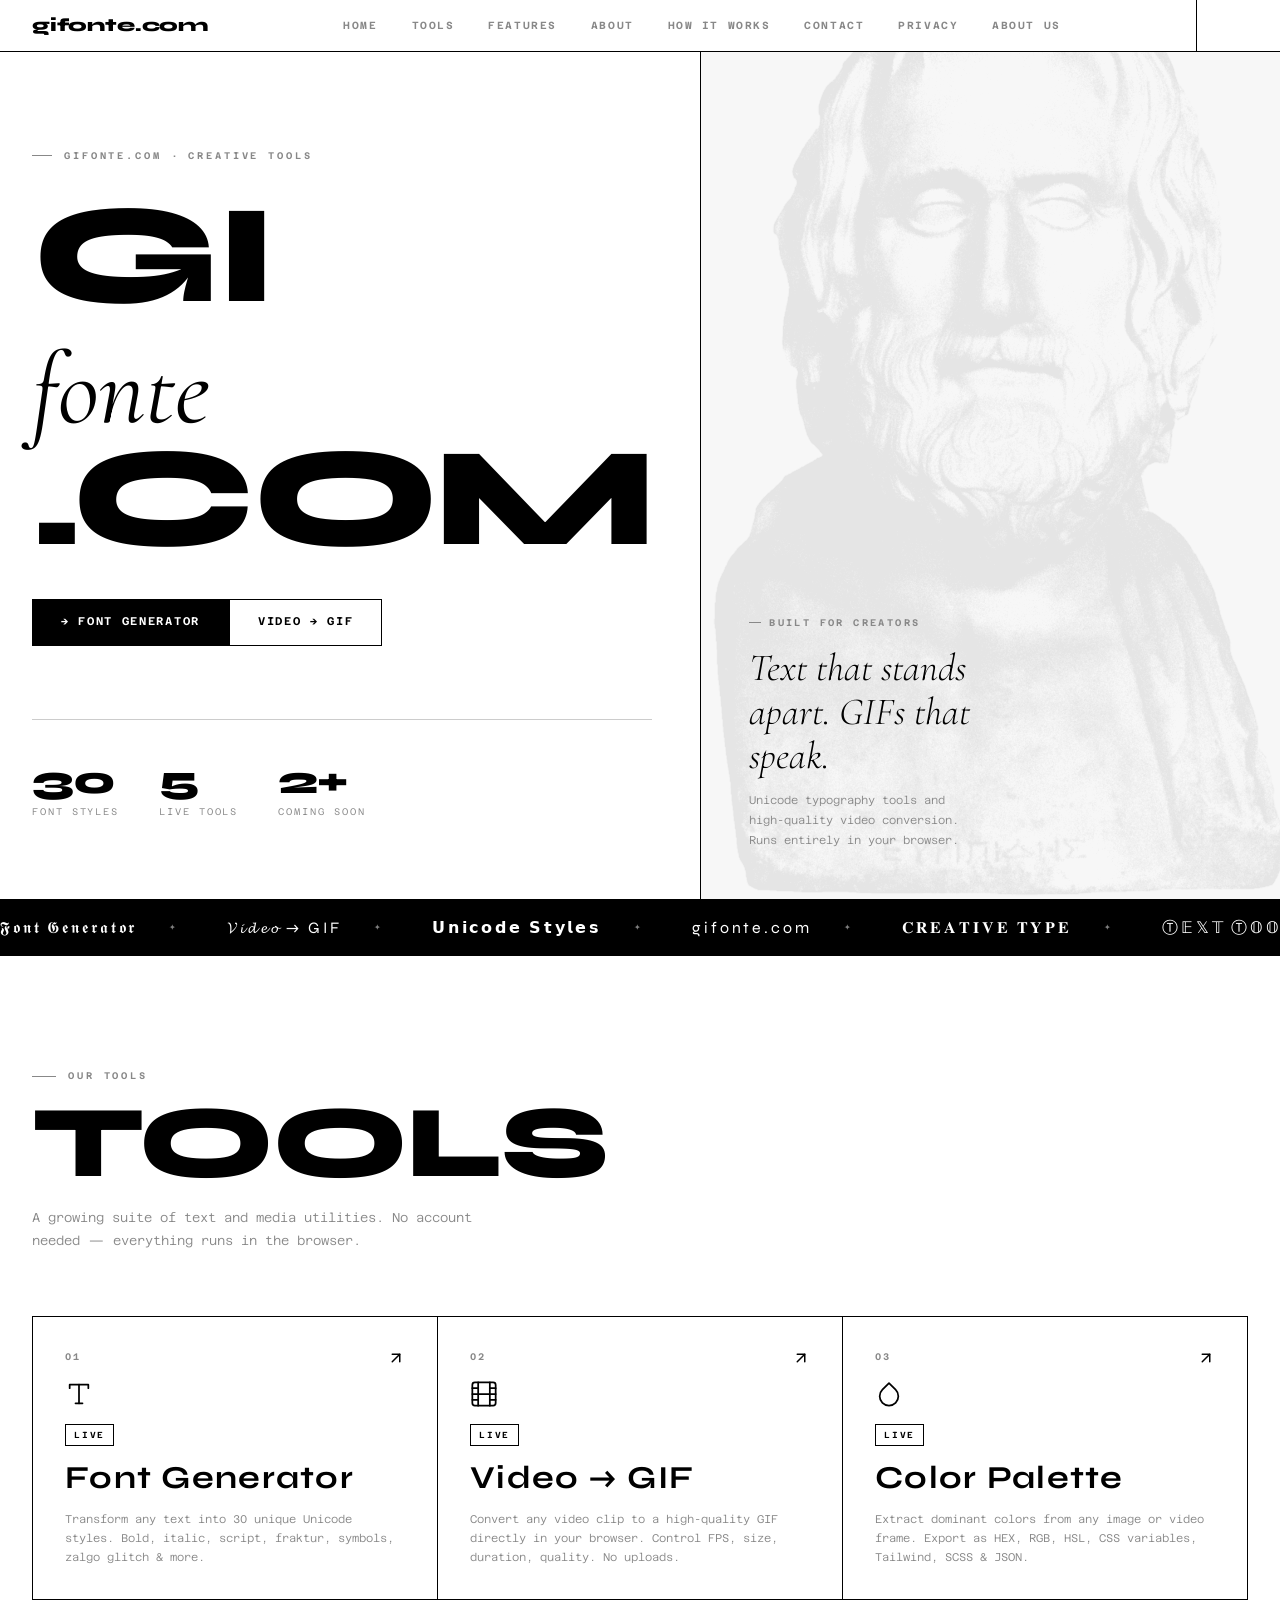
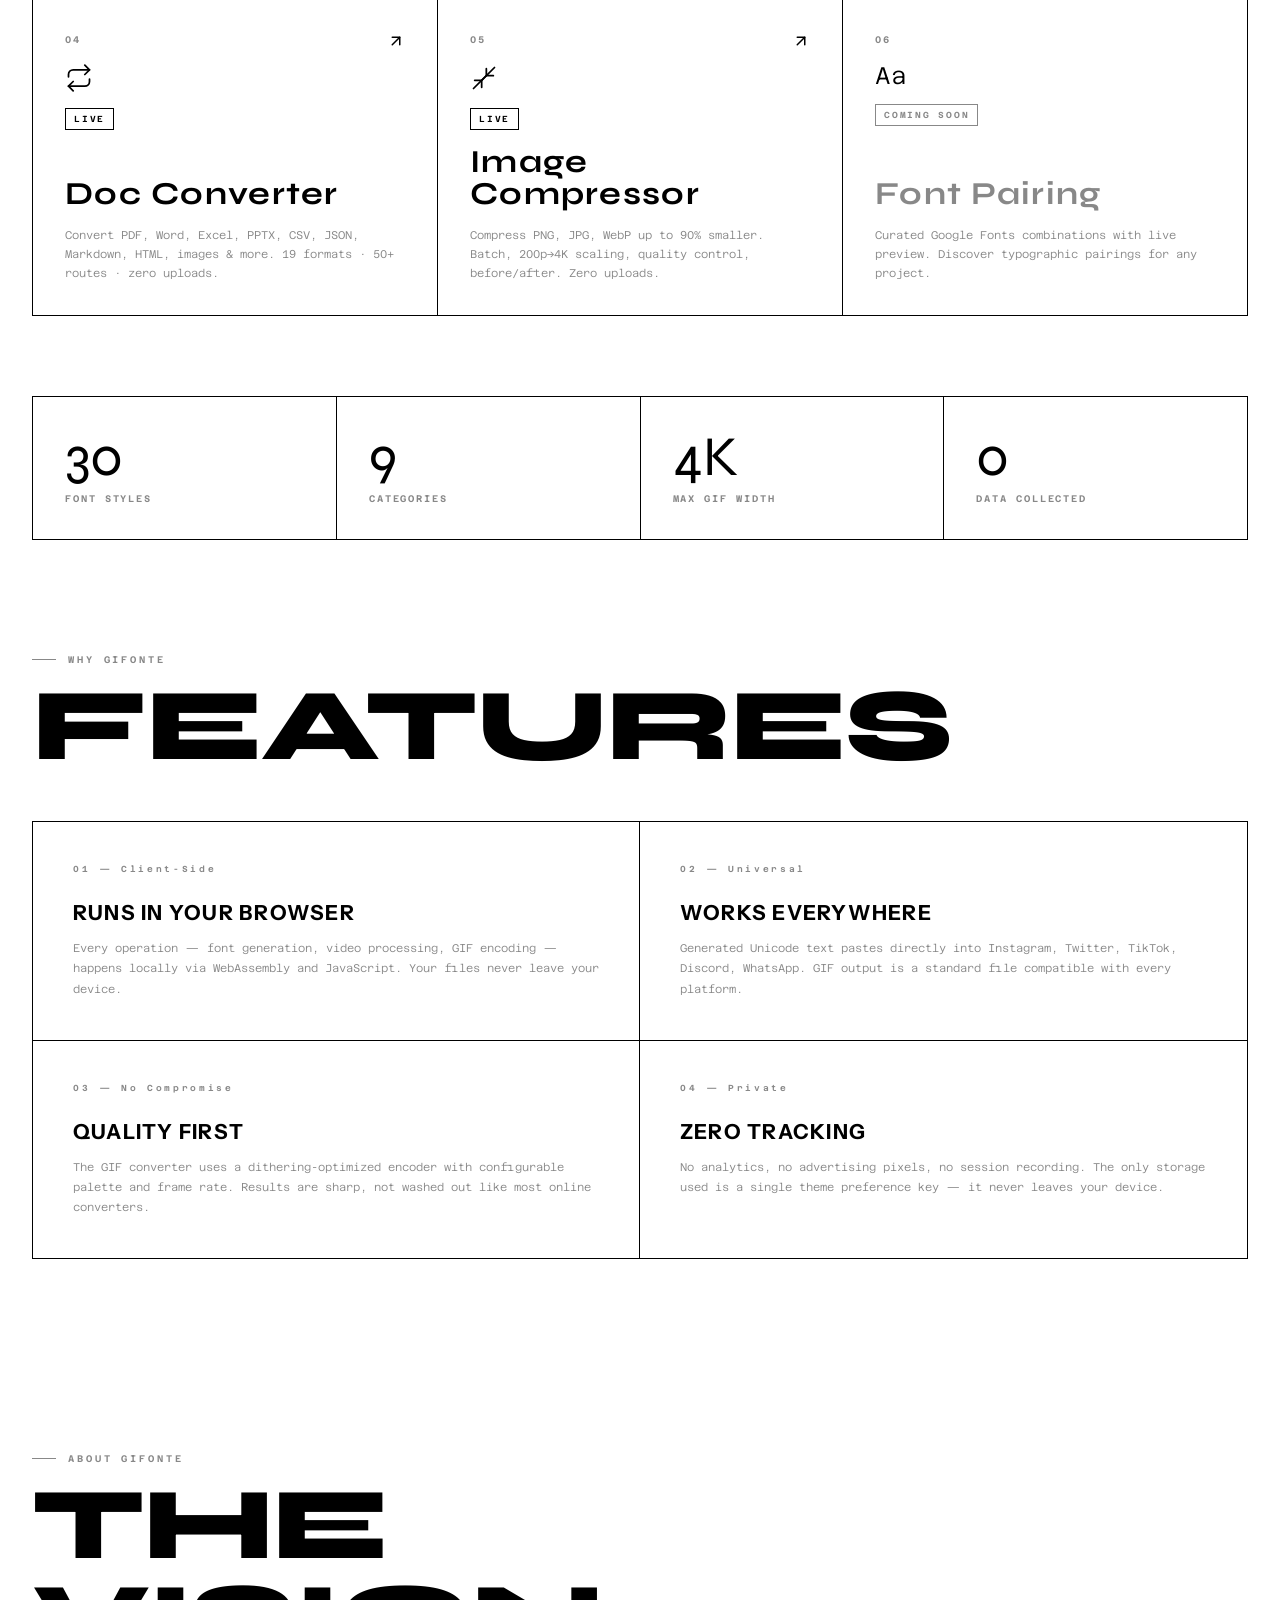
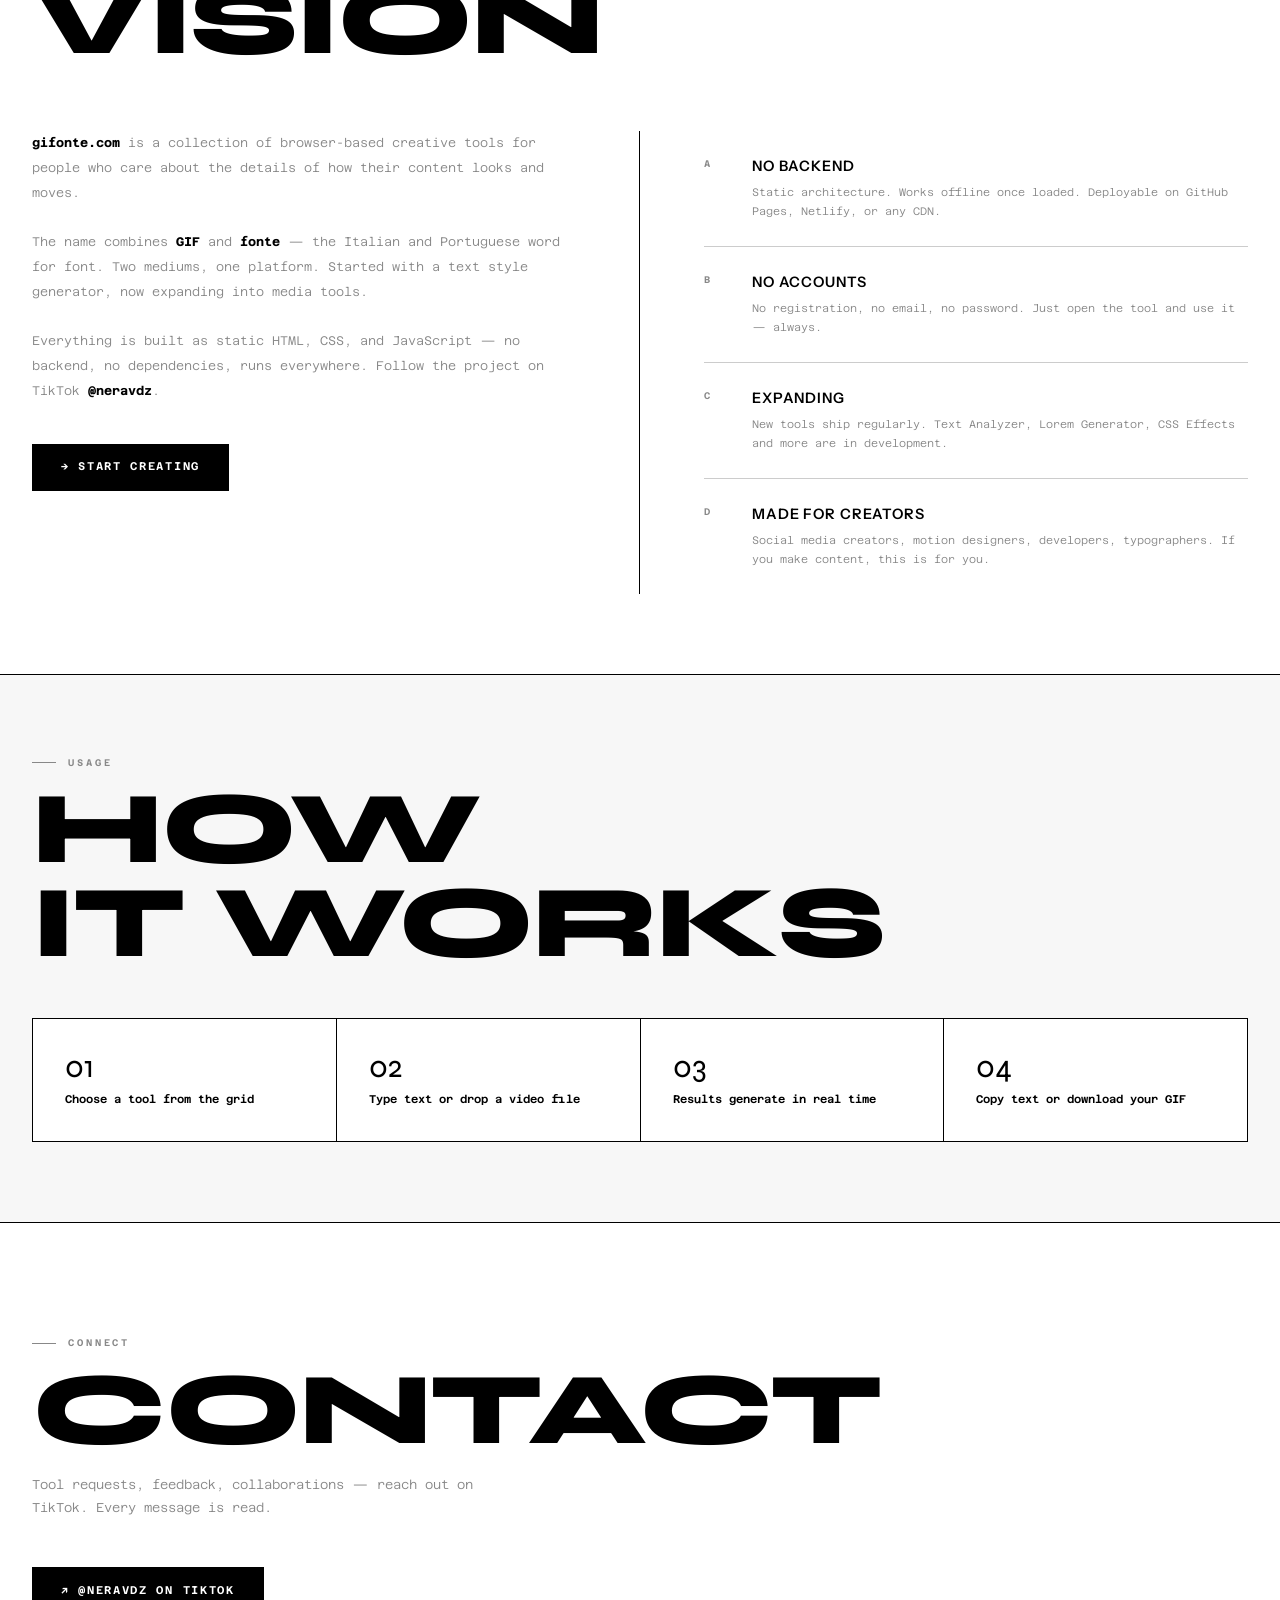
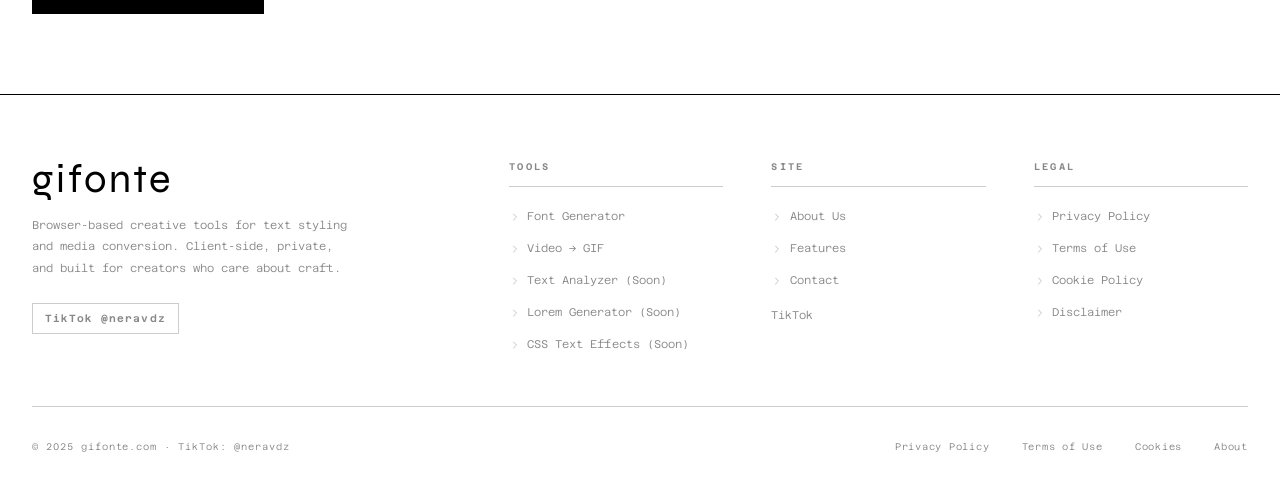
<file: index.html>
<!DOCTYPE html>
<html lang="en" data-theme="light">
<head>
  <meta charset="UTF-8" />
  <meta name="viewport" content="width=device-width, initial-scale=1.0" />
  <title>gifonte.com — Unicode Font Generator & Web Tools</title>
  <meta name="description" content="gifonte.com — Transform text into 30+ Unicode styles and convert video to GIF. Creative web tools for designers and content creators." />
  <meta name="keywords" content="font generator, unicode text, video to gif converter, text styles, fancy text, gif maker" />
  <meta name="author" content="gifonte.com" />
  <link rel="stylesheet" href="css/style.css" />
  <style>
    .hero {
      padding-top: 52px;
      min-height: 100vh;
      display: grid;
      grid-template-columns: 1fr 1fr;
      border-bottom: 1px solid var(--border);
      overflow: hidden;
    }
    .hero__left {
      padding: 6rem 3rem 5rem 2rem;
      border-right: 1px solid var(--border);
      display: flex;
      flex-direction: column;
      justify-content: space-between;
    }
    .hero__right { position: relative; overflow: hidden; background: var(--card-bg); }
    .hero__right-inner {
      position: absolute; inset: 0;
      display: flex; flex-direction: column; justify-content: flex-end; padding: 3rem;
    }
    .hero__eyebrow {
      font-family: var(--font-mono); font-size: 0.6rem; font-weight: 600;
      letter-spacing: 0.3em; text-transform: uppercase; color: var(--gray);
      display: flex; align-items: center; gap: 0.75rem; margin-bottom: 2rem;
    }
    .hero__eyebrow::before { content: ''; width: 20px; height: 1px; background: var(--gray); }
    .hero__title {
      font-family: var(--font-display); font-size: clamp(4.5rem, 11vw, 10.5rem);
      font-weight: 800; line-height: 0.86; letter-spacing: -0.03em; margin-bottom: 2.5rem;
    }
    .hero__title em {
      font-style: italic; font-family: var(--font-serif); font-size: 0.72em;
      font-weight: 400; letter-spacing: 0;
    }
    .hero__cta { display: flex; flex-wrap: wrap; }
    .hero__meta {
      display: flex; align-items: flex-end; gap: 2.5rem;
      padding-top: 2.5rem; border-top: 1px solid var(--gray-lt);
    }
    .hero__meta-item { display: flex; flex-direction: column; gap: 0.2rem; }
    .hero__meta-item strong {
      font-family: var(--font-display); font-size: 2.5rem; font-weight: 800;
      line-height: 1; letter-spacing: -0.03em;
    }
    .hero__meta-item span {
      font-family: var(--font-mono); font-size: 0.6rem;
      letter-spacing: 0.2em; text-transform: uppercase; color: var(--gray);
    }
    .hero__panel-label {
      font-family: var(--font-mono); font-size: 0.6rem; font-weight: 600;
      letter-spacing: 0.25em; text-transform: uppercase; color: var(--gray);
      margin-bottom: 1rem; display: flex; align-items: center; gap: 0.5rem;
    }
    .hero__panel-label::before { content: ''; display: block; width: 12px; height: 1px; background: var(--gray); }
    .hero__panel-title {
      font-family: var(--font-serif); font-style: italic;
      font-size: clamp(1.8rem, 3vw, 2.8rem); line-height: 1.15; margin-bottom: 0.75rem;
    }
    .hero__panel-sub { font-family: var(--font-mono); font-size: 0.7rem; color: var(--gray); line-height: 1.8; }
    .hero__panel-text { position: relative; z-index: 2; }
    .about-grid { display: grid; grid-template-columns: 1fr 1fr; gap: 0; margin-top: 4rem; }
    .about-left { border-right: 1px solid var(--border); padding-right: 4rem; }
    .about-left p { font-family: var(--font-mono); font-size: 0.78rem; color: var(--gray); line-height: 2; margin-bottom: 1.5rem; }
    .about-left strong { color: var(--fg); }
    .about-right { padding-left: 4rem; }
    .about-point { padding: 1.5rem 0; border-bottom: 1px solid var(--gray-lt); display: grid; grid-template-columns: 2rem 1fr; gap: 1rem; }
    .about-point:last-child { border-bottom: none; }
    .about-point__num { font-family: var(--font-mono); font-size: 0.6rem; font-weight: 600; color: var(--gray); letter-spacing: 0.1em; padding-top: 0.1rem; }
    .about-point__title { font-family: var(--font-teko); font-size: 0.9rem; font-weight: 600; letter-spacing: 0.06em; text-transform: uppercase; margin-bottom: 0.3rem; }
    .about-point__text { font-family: var(--font-mono); font-size: 0.68rem; color: var(--gray); line-height: 1.8; }
    @media (max-width: 900px) {
      .hero { grid-template-columns: 1fr; min-height: auto; }
      .hero__left { border-right: none; border-bottom: 1px solid var(--border); }
      .hero__right { min-height: 320px; }
      .about-grid { grid-template-columns: 1fr; }
      .about-left { border-right: none; border-bottom: 1px solid var(--border); padding-right: 0; padding-bottom: 3rem; }
      .about-right { padding-left: 0; padding-top: 2rem; }
    }
  </style>
</head>
<body>

  <nav class="nav">
    <a class="nav__logo" href="index.html">gifonte.com</a>
    <div class="nav__links">
      <a href="#hero">Home</a>
      <a href="#tools">Tools</a>
      <a href="#features">Features</a>
      <a href="#about">About</a>
      <a href="#how">How It Works</a>
      <a href="#contact">Contact</a>
      <a href="privacy.html">Privacy</a>
      <a href="about.html">About Us</a>
    </div>
    <div class="nav__right">
      <button class="btn-theme" id="btnTheme" title="Toggle dark mode">
        <span class="icon icon--md icon-sun"><svg viewBox="0 0 24 24"><circle cx="12" cy="12" r="5"/><line x1="12" y1="1" x2="12" y2="3"/><line x1="12" y1="21" x2="12" y2="23"/><line x1="4.22" y1="4.22" x2="5.64" y2="5.64"/><line x1="18.36" y1="18.36" x2="19.78" y2="19.78"/><line x1="1" y1="12" x2="3" y2="12"/><line x1="21" y1="12" x2="23" y2="12"/><line x1="4.22" y1="19.78" x2="5.64" y2="18.36"/><line x1="18.36" y1="5.64" x2="19.78" y2="4.22"/></svg></span>
        <span class="icon icon--md icon-moon"><svg viewBox="0 0 24 24"><path d="M21 12.79A9 9 0 1111.21 3 7 7 0 0021 12.79z"/></svg></span>
      </button>
      <button class="nav__hamburger" id="hamburger" aria-label="Menu"><span></span><span></span><span></span></button>
    </div>
  </nav>
  <div class="nav__mobile" id="mobileMenu">
    <a href="#hero">Home</a><a href="#tools">Tools</a><a href="#features">Features</a>
    <a href="#about">About</a><a href="#how">How It Works</a><a href="#contact">Contact</a>
    <a href="privacy.html">Privacy</a><a href="about.html">About Us</a>
  </div>

  <!-- HERO -->
  <section class="hero" id="hero">
    <div class="hero__left">
      <div>
        <div class="hero__eyebrow">gifonte.com · Creative Tools</div>
        <h1 class="hero__title">GI<br><em>fonte</em><br>.COM</h1>
        <div class="hero__cta">
          <a href="font.html" class="btn btn--fill">→ Font Generator</a>
          <a href="gif.html" class="btn">Video → GIF</a>
        </div>
      </div>
      <div class="hero__meta">
        <div class="hero__meta-item"><strong>30</strong><span>Font Styles</span></div>
        <div class="hero__meta-item"><strong>5</strong><span>Live Tools</span></div>
        <div class="hero__meta-item"><strong>2+</strong><span>Coming Soon</span></div>
      </div>
    </div>
    <div class="hero__right">
      <img src="assets/bust.png" class="bust-ghost" alt="" aria-hidden="true" />
      <div class="hero__right-inner">
        <div class="hero__panel-text">
          <div class="hero__panel-label">Built for creators</div>
          <div class="hero__panel-title">Text that stands<br>apart. GIFs that<br>speak.</div>
          <div class="hero__panel-sub">Unicode typography tools and<br>high-quality video conversion.<br>Runs entirely in your browser.</div>
        </div>
      </div>
    </div>
  </section>

  <!-- MARQUEE -->
  <div class="marquee-wrap" aria-hidden="true">
    <div class="marquee-track">
      <span>𝕱𝖔𝖓𝖙 𝕲𝖊𝖓𝖊𝖗𝖆𝖙𝖔𝖗</span><span>𝓥𝓲𝓭𝓮𝓸 → GIF</span>
      <span>𝗨𝗻𝗶𝗰𝗼𝗱𝗲 𝗦𝘁𝘆𝗹𝗲𝘀</span><span>gifonte.com</span>
      <span>𝐂𝐑𝐄𝐀𝐓𝐈𝐕𝐄 𝐓𝐘𝐏𝐄</span><span>Ⓣ𝔼𝕏𝕋 Ⓣ𝕆𝕆𝕃𝕊</span>
      <span>𝕱𝖔𝖓𝖙 𝕲𝖊𝖓𝖊𝖗𝖆𝖙𝖔𝖗</span><span>𝓥𝓲𝓭𝓮𝓸 → GIF</span>
      <span>𝗨𝗻𝗶𝗰𝗼𝗱𝗲 𝗦𝘁𝘆𝗹𝗲𝘀</span><span>gifonte.com</span>
      <span>𝐂𝐑𝐄𝐀𝐓𝐈𝐕𝐄 𝐓𝐘𝐏𝐄</span><span>Ⓣ𝔼𝕏𝕋 Ⓣ𝕆𝕆𝕃𝕊</span>
    </div>
  </div>

  <!-- TOOLS -->
  <section class="section" id="tools">
    <div class="section__label">Our Tools</div>
    <h2 class="section__title reveal">TOOLS</h2>
    <p class="section__subtitle reveal">A growing suite of text and media utilities. No account needed — everything runs in the browser.</p>
    <div class="grid-tools reveal">

            <a href="font.html" class="card-tool">
        <div class="card-tool__num">01</div>
        <div class="card-tool__icon svg-icon"><svg viewBox="0 0 24 24"><polyline points="4 7 4 4 20 4 20 7"/><line x1="9" y1="20" x2="15" y2="20"/><line x1="12" y1="4" x2="12" y2="20"/></svg></div>
        <span class="card-tool__tag card-tool__tag--active">Live</span>
        <h3 class="card-tool__title">Font Generator</h3>
        <p class="card-tool__desc">Transform any text into 30 unique Unicode styles. Bold, italic, script, fraktur, symbols, zalgo glitch & more.</p>
        <span class="card-tool__arrow-icon"><svg viewBox="0 0 24 24"><line x1="7" y1="17" x2="17" y2="7"/><polyline points="7 7 17 7 17 17"/></svg></span>
      </a>

            <a href="gif.html" class="card-tool">
        <div class="card-tool__num">02</div>
        <div class="card-tool__icon svg-icon"><svg viewBox="0 0 24 24"><rect x="2" y="2" width="20" height="20" rx="2.18"/><line x1="7" y1="2" x2="7" y2="22"/><line x1="17" y1="2" x2="17" y2="22"/><line x1="2" y1="12" x2="22" y2="12"/><line x1="2" y1="7" x2="7" y2="7"/><line x1="2" y1="17" x2="7" y2="17"/><line x1="17" y1="17" x2="22" y2="17"/><line x1="17" y1="7" x2="22" y2="7"/></svg></div>
        <span class="card-tool__tag card-tool__tag--active">Live</span>
        <h3 class="card-tool__title">Video → GIF</h3>
        <p class="card-tool__desc">Convert any video clip to a high-quality GIF directly in your browser. Control FPS, size, duration, quality. No uploads.</p>
        <span class="card-tool__arrow-icon"><svg viewBox="0 0 24 24"><line x1="7" y1="17" x2="17" y2="7"/><polyline points="7 7 17 7 17 17"/></svg></span>
      </a>

            <a href="palette.html" class="card-tool">
        <div class="card-tool__num">03</div>
        <div class="card-tool__icon svg-icon"><svg viewBox="0 0 24 24"><path d="M12 2.69l5.66 5.66a8 8 0 11-11.31 0z"/></svg></div>
        <span class="card-tool__tag card-tool__tag--active">Live</span>
        <h3 class="card-tool__title">Color Palette</h3>
        <p class="card-tool__desc">Extract dominant colors from any image or video frame. Export as HEX, RGB, HSL, CSS variables, Tailwind, SCSS & JSON.</p>
        <span class="card-tool__arrow-icon"><svg viewBox="0 0 24 24"><line x1="7" y1="17" x2="17" y2="7"/><polyline points="7 7 17 7 17 17"/></svg></span>
      </a>

      <a href="convert.html" class="card-tool">
        <div class="card-tool__num">04</div>
        <div class="card-tool__icon svg-icon"><svg viewBox="0 0 24 24"><polyline points="17 1 21 5 17 9"/><path d="M3 11V9a4 4 0 014-4h14"/><polyline points="7 23 3 19 7 15"/><path d="M21 13v2a4 4 0 01-4 4H3"/></svg></div>
        <span class="card-tool__tag card-tool__tag--active">Live</span>
        <h3 class="card-tool__title">Doc Converter</h3>
        <p class="card-tool__desc">Convert PDF, Word, Excel, PPTX, CSV, JSON, Markdown, HTML, images & more. 19 formats · 50+ routes · zero uploads.</p>
        <span class="card-tool__arrow-icon"><svg viewBox="0 0 24 24"><line x1="7" y1="17" x2="17" y2="7"/><polyline points="7 7 17 7 17 17"/></svg></span>
      </a>

      <a href="compress.html" class="card-tool">
        <div class="card-tool__num">05</div>
        <div class="card-tool__icon svg-icon"><svg viewBox="0 0 24 24"><polyline points="4 14 10 14 10 20"/><polyline points="20 10 14 10 14 4"/><line x1="10" y1="14" x2="21" y2="3"/><line x1="3" y1="21" x2="14" y2="10"/></svg></div>
        <span class="card-tool__tag card-tool__tag--active">Live</span>
        <h3 class="card-tool__title">Image Compressor</h3>
        <p class="card-tool__desc">Compress PNG, JPG, WebP up to 90% smaller. Batch, 200p→4K scaling, quality control, before/after. Zero uploads.</p>
        <span class="card-tool__arrow-icon"><svg viewBox="0 0 24 24"><line x1="7" y1="17" x2="17" y2="7"/><polyline points="7 7 17 7 17 17"/></svg></span>
      </a>

      <div class="card-tool card-tool--soon">
        <div class="card-tool__num">06</div>
        <div class="card-tool__icon">Aa</div>
        <span class="card-tool__tag">Coming Soon</span>
        <h3 class="card-tool__title">Font Pairing</h3>
        <p class="card-tool__desc">Curated Google Fonts combinations with live preview. Discover typographic pairings for any project.</p>
      </div>

    </div>
  </section>

  <!-- STATS -->
  <div class="stats-row reveal" style="margin: 0 2rem;">
    <div class="stat-item"><div class="stat-item__num">30</div><div class="stat-item__label">Font Styles</div></div>
    <div class="stat-item"><div class="stat-item__num">9</div><div class="stat-item__label">Categories</div></div>
    <div class="stat-item"><div class="stat-item__num">4K</div><div class="stat-item__label">Max GIF Width</div></div>
    <div class="stat-item"><div class="stat-item__num">0</div><div class="stat-item__label">Data Collected</div></div>
  </div>

  <!-- FEATURES -->
  <section class="section" id="features">
    <div class="section__label">Why gifonte</div>
    <h2 class="section__title reveal">FEATURES</h2>
    <div class="features-grid reveal">
      <div class="feature-item">
        <div class="feature-item__num">01 — Client-Side</div>
        <div class="feature-item__title">Runs In Your Browser</div>
        <div class="feature-item__text">Every operation — font generation, video processing, GIF encoding — happens locally via WebAssembly and JavaScript. Your files never leave your device.</div>
      </div>
      <div class="feature-item">
        <div class="feature-item__num">02 — Universal</div>
        <div class="feature-item__title">Works Everywhere</div>
        <div class="feature-item__text">Generated Unicode text pastes directly into Instagram, Twitter, TikTok, Discord, WhatsApp. GIF output is a standard file compatible with every platform.</div>
      </div>
      <div class="feature-item">
        <div class="feature-item__num">03 — No Compromise</div>
        <div class="feature-item__title">Quality First</div>
        <div class="feature-item__text">The GIF converter uses a dithering-optimized encoder with configurable palette and frame rate. Results are sharp, not washed out like most online converters.</div>
      </div>
      <div class="feature-item">
        <div class="feature-item__num">04 — Private</div>
        <div class="feature-item__title">Zero Tracking</div>
        <div class="feature-item__text">No analytics, no advertising pixels, no session recording. The only storage used is a single theme preference key — it never leaves your device.</div>
      </div>
    </div>
  </section>

  <!-- ABOUT -->
  <section class="section" id="about">
    <div class="section__label">About gifonte</div>
    <h2 class="section__title reveal">THE<br>VISION</h2>
    <div class="about-grid reveal">
      <div class="about-left">
        <p><strong>gifonte.com</strong> is a collection of browser-based creative tools for people who care about the details of how their content looks and moves.</p>
        <p>The name combines <strong>GIF</strong> and <strong>fonte</strong> — the Italian and Portuguese word for font. Two mediums, one platform. Started with a text style generator, now expanding into media tools.</p>
        <p>Everything is built as static HTML, CSS, and JavaScript — no backend, no dependencies, runs everywhere. Follow the project on TikTok <strong>@neravdz</strong>.</p>
        <a href="font.html" class="btn btn--fill" style="margin-top:1rem">→ Start Creating</a>
      </div>
      <div class="about-right">
        <div class="about-point">
          <span class="about-point__num">A</span>
          <div><div class="about-point__title">No Backend</div><div class="about-point__text">Static architecture. Works offline once loaded. Deployable on GitHub Pages, Netlify, or any CDN.</div></div>
        </div>
        <div class="about-point">
          <span class="about-point__num">B</span>
          <div><div class="about-point__title">No Accounts</div><div class="about-point__text">No registration, no email, no password. Just open the tool and use it — always.</div></div>
        </div>
        <div class="about-point">
          <span class="about-point__num">C</span>
          <div><div class="about-point__title">Expanding</div><div class="about-point__text">New tools ship regularly. Text Analyzer, Lorem Generator, CSS Effects and more are in development.</div></div>
        </div>
        <div class="about-point">
          <span class="about-point__num">D</span>
          <div><div class="about-point__title">Made for Creators</div><div class="about-point__text">Social media creators, motion designers, developers, typographers. If you make content, this is for you.</div></div>
        </div>
      </div>
    </div>
  </section>

  <!-- HOW IT WORKS -->
  <section class="section section--flush" id="how" style="background:var(--card-bg);border-top:1px solid var(--border);border-bottom:1px solid var(--border);">
    <div class="section__label">Usage</div>
    <h2 class="section__title reveal">HOW<br>IT WORKS</h2>
    <div class="stats-row reveal" style="margin-top:3rem;background:var(--bg);">
      <div class="stat-item"><div class="stat-item__num" style="font-size:2rem">01</div><div class="stat-item__label" style="font-size:0.7rem;margin-top:0.5rem;color:var(--fg);text-transform:none;letter-spacing:0">Choose a tool from the grid</div></div>
      <div class="stat-item"><div class="stat-item__num" style="font-size:2rem">02</div><div class="stat-item__label" style="font-size:0.7rem;margin-top:0.5rem;color:var(--fg);text-transform:none;letter-spacing:0">Type text or drop a video file</div></div>
      <div class="stat-item"><div class="stat-item__num" style="font-size:2rem">03</div><div class="stat-item__label" style="font-size:0.7rem;margin-top:0.5rem;color:var(--fg);text-transform:none;letter-spacing:0">Results generate in real time</div></div>
      <div class="stat-item"><div class="stat-item__num" style="font-size:2rem">04</div><div class="stat-item__label" style="font-size:0.7rem;margin-top:0.5rem;color:var(--fg);text-transform:none;letter-spacing:0">Copy text or download your GIF</div></div>
    </div>
  </section>

  <!-- CONTACT -->
  <section class="section" id="contact">
    <div class="section__label">Connect</div>
    <h2 class="section__title reveal">CONTACT</h2>
    <p class="section__subtitle reveal" style="margin-bottom:3rem">Tool requests, feedback, collaborations — reach out on TikTok. Every message is read.</p>
    <a href="https://tiktok.com/@neravdz" target="_blank" rel="noopener noreferrer" class="btn btn--fill">↗ @neravdz on TikTok</a>
  </section>

  <!-- FOOTER -->
  <footer class="footer">
    <div class="footer__top">
      <div>
        <div class="footer__brand">gifonte</div>
        <p class="footer__desc">Browser-based creative tools for text styling and media conversion. Client-side, private, and built for creators who care about craft.</p>
        <div class="footer__social" style="margin-top:1.5rem"><a href="https://tiktok.com/@neravdz" target="_blank" rel="noopener noreferrer">TikTok @neravdz</a></div>
      </div>
      <div>
        <div class="footer__heading">Tools</div>
        <ul class="footer__list">
          <li><a href="font.html"><span class="icon icon--sm"><svg viewBox="0 0 24 24"><polyline points="9 18 15 12 9 6"/></svg></span> Font Generator</a></li>
          <li><a href="gif.html"><span class="icon icon--sm"><svg viewBox="0 0 24 24"><polyline points="9 18 15 12 9 6"/></svg></span> Video → GIF</a></li>
          <li><a href="#tools"><span class="icon icon--sm"><svg viewBox="0 0 24 24"><polyline points="9 18 15 12 9 6"/></svg></span> Text Analyzer (Soon)</a></li>
          <li><a href="#tools"><span class="icon icon--sm"><svg viewBox="0 0 24 24"><polyline points="9 18 15 12 9 6"/></svg></span> Lorem Generator (Soon)</a></li>
          <li><a href="#tools"><span class="icon icon--sm"><svg viewBox="0 0 24 24"><polyline points="9 18 15 12 9 6"/></svg></span> CSS Text Effects (Soon)</a></li>
        </ul>
      </div>
      <div>
        <div class="footer__heading">Site</div>
        <ul class="footer__list">
          <li><a href="about.html"><span class="icon icon--sm"><svg viewBox="0 0 24 24"><polyline points="9 18 15 12 9 6"/></svg></span> About Us</a></li>
          <li><a href="#features"><span class="icon icon--sm"><svg viewBox="0 0 24 24"><polyline points="9 18 15 12 9 6"/></svg></span> Features</a></li>
          <li><a href="#contact"><span class="icon icon--sm"><svg viewBox="0 0 24 24"><polyline points="9 18 15 12 9 6"/></svg></span> Contact</a></li>
          <li><a href="https://tiktok.com/@neravdz" target="_blank">TikTok</a></li>
        </ul>
      </div>
      <div>
        <div class="footer__heading">Legal</div>
        <ul class="footer__list">
          <li><a href="privacy.html"><span class="icon icon--sm"><svg viewBox="0 0 24 24"><polyline points="9 18 15 12 9 6"/></svg></span> Privacy Policy</a></li>
          <li><a href="terms.html"><span class="icon icon--sm"><svg viewBox="0 0 24 24"><polyline points="9 18 15 12 9 6"/></svg></span> Terms of Use</a></li>
          <li><a href="cookies.html"><span class="icon icon--sm"><svg viewBox="0 0 24 24"><polyline points="9 18 15 12 9 6"/></svg></span> Cookie Policy</a></li>
          <li><a href="disclaimer.html"><span class="icon icon--sm"><svg viewBox="0 0 24 24"><polyline points="9 18 15 12 9 6"/></svg></span> Disclaimer</a></li>
        </ul>
      </div>
    </div>
    <div class="footer__bottom">
      <div class="footer__copy">© 2025 gifonte.com · TikTok: @neravdz</div>
      <div class="footer__legal">
        <a href="privacy.html">Privacy Policy</a>
        <a href="terms.html">Terms of Use</a>
        <a href="cookies.html">Cookies</a>
        <a href="about.html">About</a>
      </div>
    </div>
  </footer>

  <div id="toast"></div>
  <script src="js/main.js"></script>
</body>
</html>
</file>
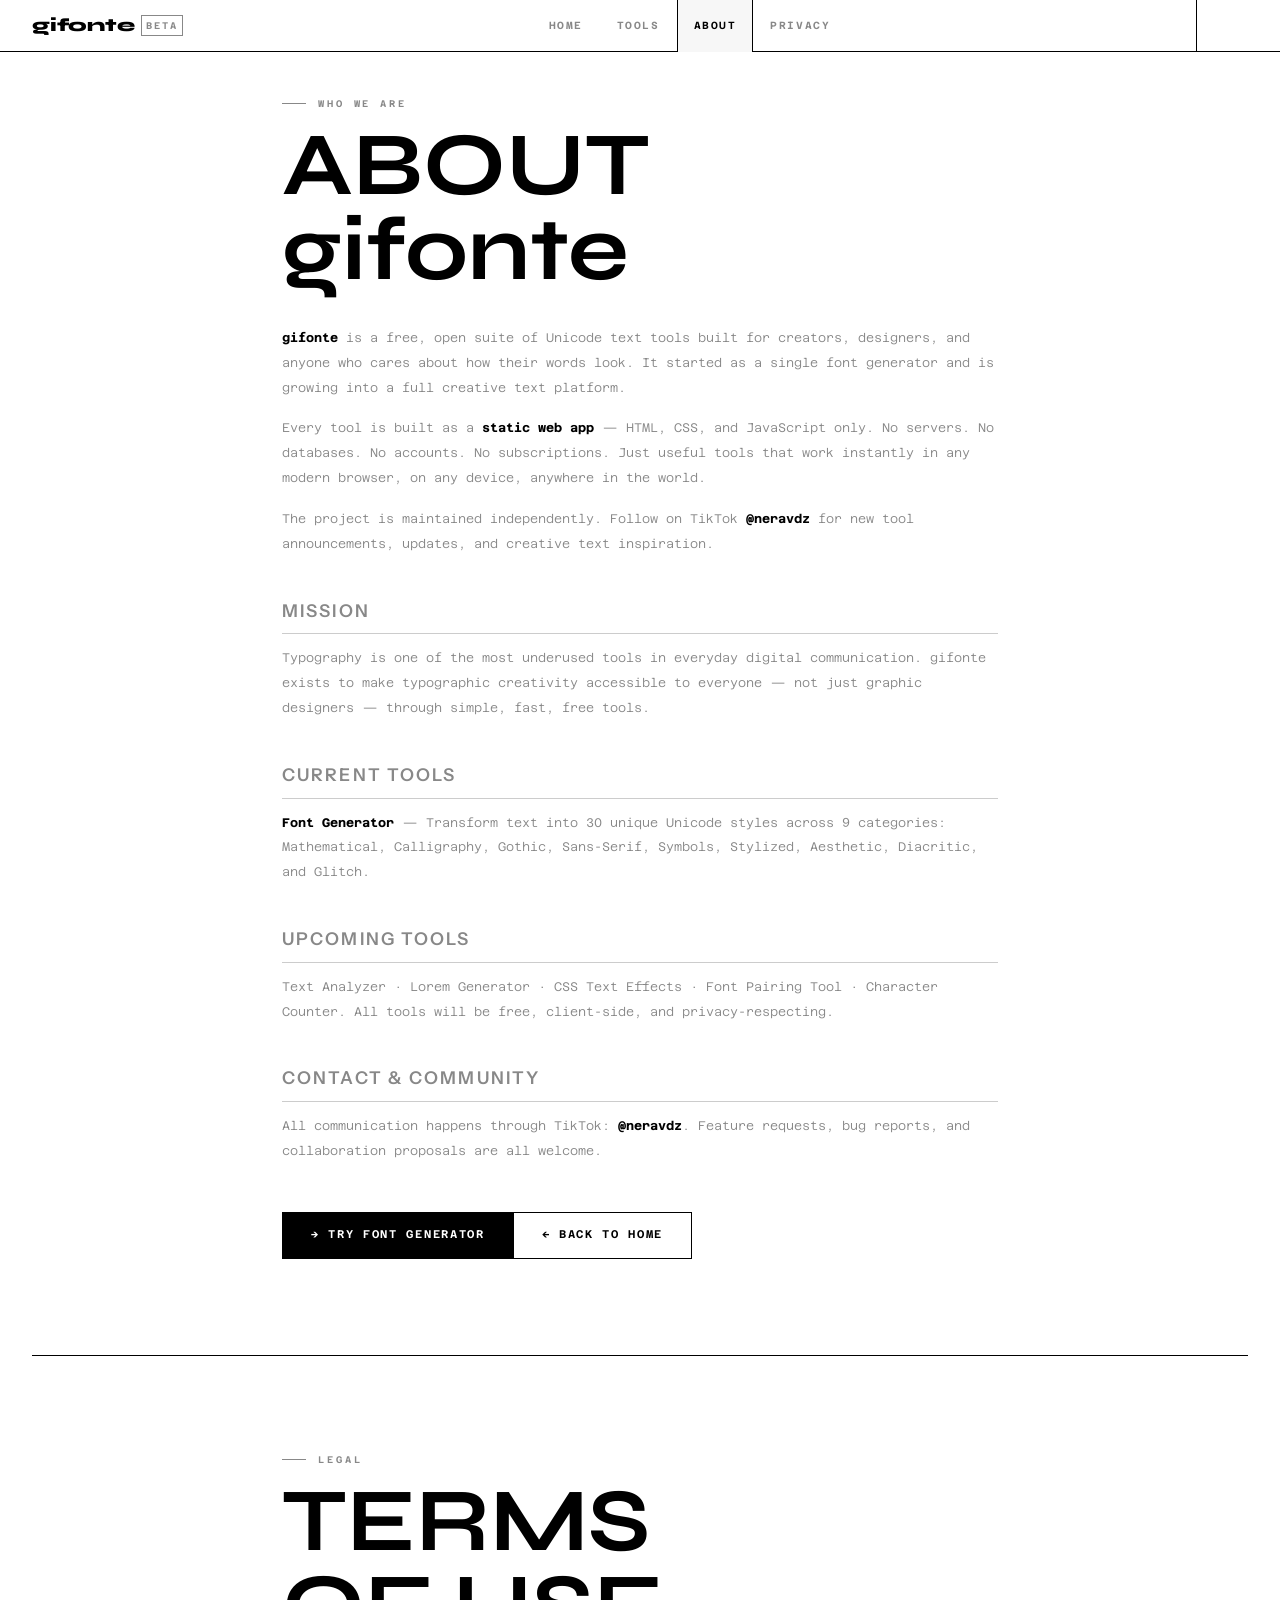
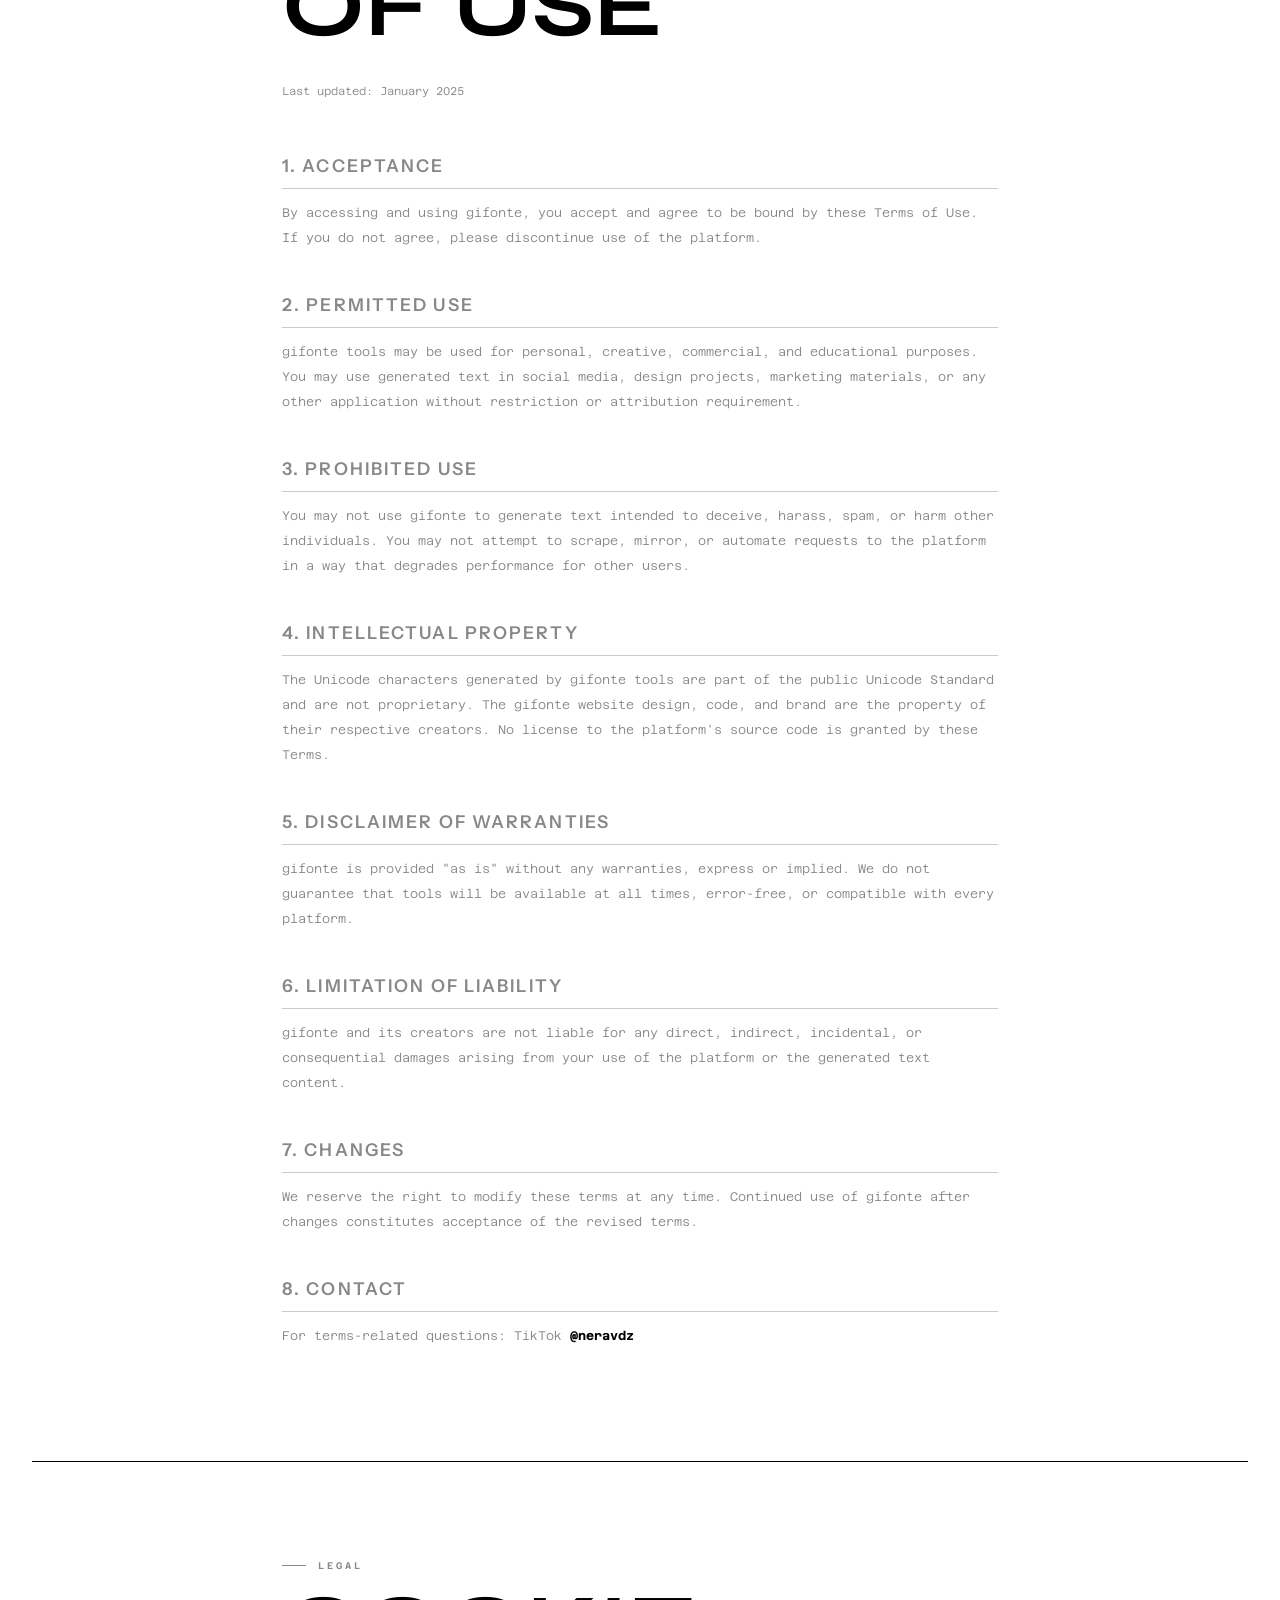
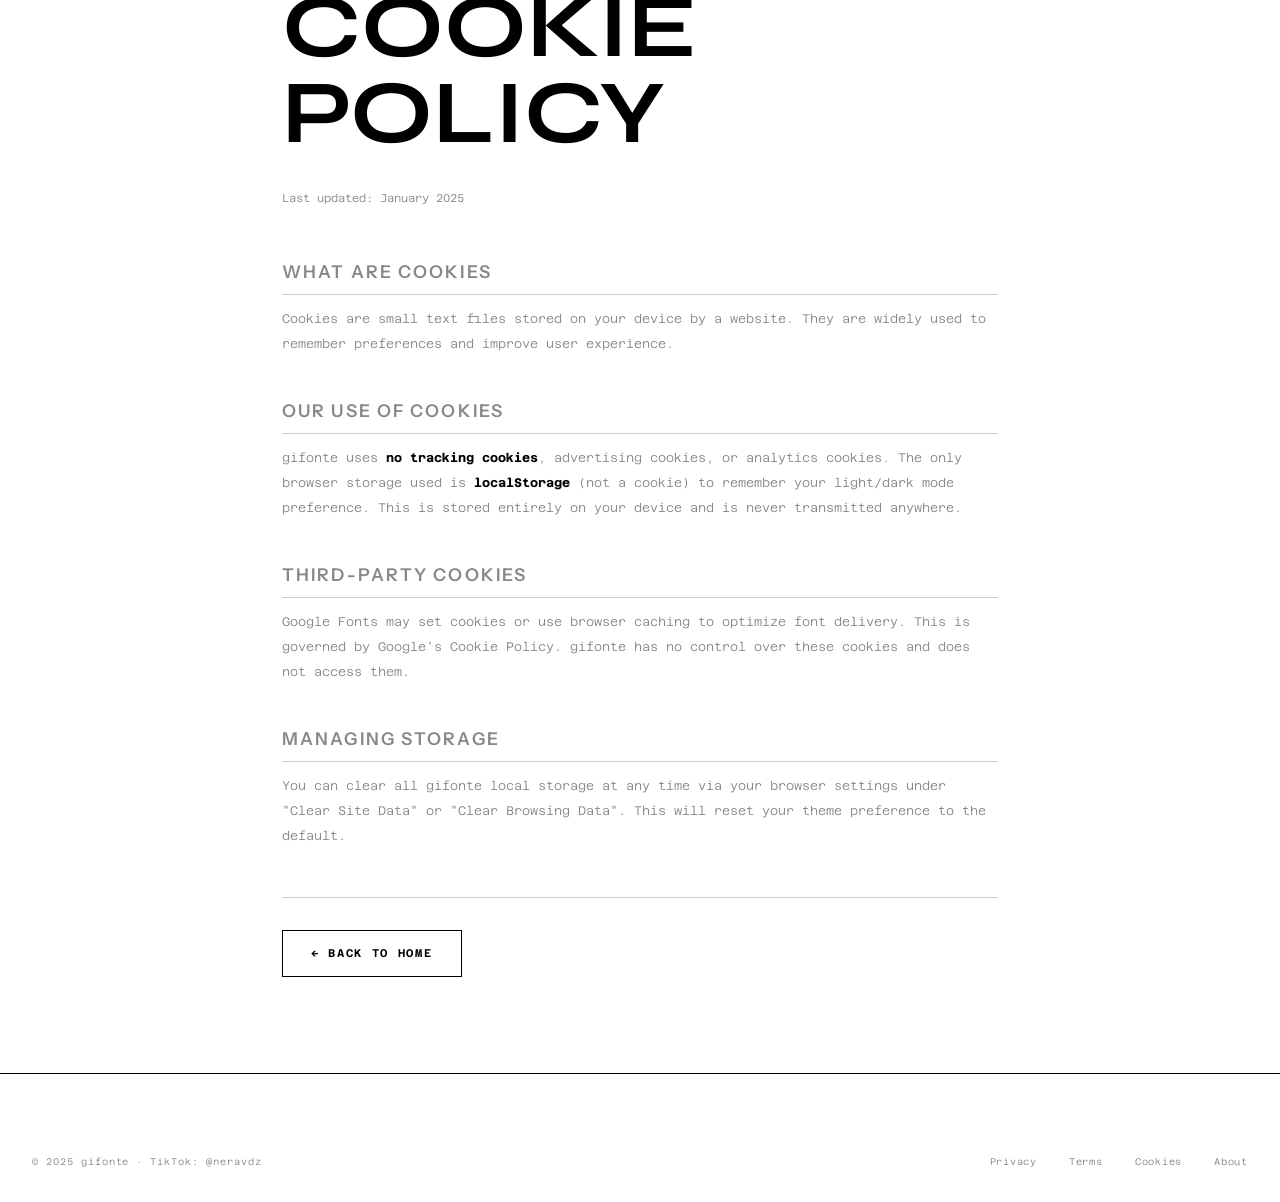
<file: about.html>
<!DOCTYPE html>
<html lang="en" data-theme="light">
<head>
  <meta charset="UTF-8" />
  <meta name="viewport" content="width=device-width, initial-scale=1.0" />
  <title>About Us | gifonte.com</title>
  <meta name="description" content="About gifonte — a free, open, privacy-first suite of Unicode text tools for creators." />
  <link rel="stylesheet" href="css/style.css" />
</head>
<body>

  <nav class="nav">
    <a class="nav__logo" href="index.html">gifonte <span>BETA</span></a>
    <div class="nav__links">
      <a href="index.html">Home</a>
      <a href="index.html#tools">Tools</a>
      <a href="about.html" class="active">About</a>
      <a href="privacy.html">Privacy</a>
    </div>
    <div class="nav__right">
      <button class="btn-theme" id="btnTheme">◐</button>
      <button class="nav__hamburger" id="hamburger"><span></span><span></span><span></span></button>
    </div>
  </nav>
  <div class="nav__mobile" id="mobileMenu">
    <a href="index.html">Home</a>
    <a href="index.html#tools">Tools</a>
    <a href="about.html">About</a>
    <a href="privacy.html">Privacy</a>
  </div>

  <!-- About Section -->
  <div class="legal-block">
    <div class="section__label" style="padding-top:0">Who We Are</div>
    <h1>ABOUT<br>gifonte</h1>

    <p>
      <strong>gifonte</strong> is a free, open suite of Unicode text tools built for creators, designers,
      and anyone who cares about how their words look. It started as a single font generator and is growing
      into a full creative text platform.
    </p>
    <p>
      Every tool is built as a <strong>static web app</strong> — HTML, CSS, and JavaScript only.
      No servers. No databases. No accounts. No subscriptions. Just useful tools that work instantly
      in any modern browser, on any device, anywhere in the world.
    </p>
    <p>
      The project is maintained independently. Follow on TikTok <strong>@neravdz</strong> for new tool
      announcements, updates, and creative text inspiration.
    </p>

    <h2>Mission</h2>
    <p>
      Typography is one of the most underused tools in everyday digital communication.
      gifonte exists to make typographic creativity accessible to everyone —
      not just graphic designers — through simple, fast, free tools.
    </p>

    <h2>Current Tools</h2>
    <p>
      <strong>Font Generator</strong> — Transform text into 30 unique Unicode styles across 9 categories:
      Mathematical, Calligraphy, Gothic, Sans-Serif, Symbols, Stylized, Aesthetic, Diacritic, and Glitch.
    </p>

    <h2>Upcoming Tools</h2>
    <p>
      Text Analyzer · Lorem Generator · CSS Text Effects · Font Pairing Tool · Character Counter.
      All tools will be free, client-side, and privacy-respecting.
    </p>

    <h2>Contact & Community</h2>
    <p>
      All communication happens through TikTok: <strong>@neravdz</strong>.
      Feature requests, bug reports, and collaboration proposals are all welcome.
    </p>

    <div style="margin-top: 3rem; display: flex; gap: 0; flex-wrap: wrap;">
      <a href="font.html" class="btn btn--fill">→ Try Font Generator</a>
      <a href="index.html" class="btn" style="border-left: none;">← Back to Home</a>
    </div>
  </div>

  <!-- Divider -->
  <div style="border-top: 1px solid var(--border); margin: 0 2rem;"></div>

  <!-- Terms Section -->
  <div class="legal-block" id="terms">
    <div class="section__label" style="padding-top:0">Legal</div>
    <h1>TERMS<br>OF USE</h1>
    <p style="color: var(--gray); font-size: 0.7rem; margin-bottom: 3rem;">Last updated: January 2025</p>

    <h2>1. Acceptance</h2>
    <p>
      By accessing and using gifonte, you accept and agree to be bound by these Terms of Use.
      If you do not agree, please discontinue use of the platform.
    </p>

    <h2>2. Permitted Use</h2>
    <p>
      gifonte tools may be used for personal, creative, commercial, and educational purposes.
      You may use generated text in social media, design projects, marketing materials, or any other
      application without restriction or attribution requirement.
    </p>

    <h2>3. Prohibited Use</h2>
    <p>
      You may not use gifonte to generate text intended to deceive, harass, spam, or harm other individuals.
      You may not attempt to scrape, mirror, or automate requests to the platform in a way that degrades
      performance for other users.
    </p>

    <h2>4. Intellectual Property</h2>
    <p>
      The Unicode characters generated by gifonte tools are part of the public Unicode Standard and are
      not proprietary. The gifonte website design, code, and brand are the property of their respective
      creators. No license to the platform's source code is granted by these Terms.
    </p>

    <h2>5. Disclaimer of Warranties</h2>
    <p>
      gifonte is provided "as is" without any warranties, express or implied. We do not guarantee
      that tools will be available at all times, error-free, or compatible with every platform.
    </p>

    <h2>6. Limitation of Liability</h2>
    <p>
      gifonte and its creators are not liable for any direct, indirect, incidental, or consequential
      damages arising from your use of the platform or the generated text content.
    </p>

    <h2>7. Changes</h2>
    <p>
      We reserve the right to modify these terms at any time. Continued use of gifonte after changes
      constitutes acceptance of the revised terms.
    </p>

    <h2>8. Contact</h2>
    <p>For terms-related questions: TikTok <strong>@neravdz</strong></p>
  </div>

  <!-- Divider -->
  <div style="border-top: 1px solid var(--border); margin: 0 2rem;"></div>

  <!-- Cookie Policy -->
  <div class="legal-block" id="cookies">
    <div class="section__label" style="padding-top:0">Legal</div>
    <h1>COOKIE<br>POLICY</h1>
    <p style="color: var(--gray); font-size: 0.7rem; margin-bottom: 3rem;">Last updated: January 2025</p>

    <h2>What Are Cookies</h2>
    <p>
      Cookies are small text files stored on your device by a website. They are widely used to
      remember preferences and improve user experience.
    </p>

    <h2>Our Use of Cookies</h2>
    <p>
      gifonte uses <strong>no tracking cookies</strong>, advertising cookies, or analytics cookies.
      The only browser storage used is <strong>localStorage</strong> (not a cookie) to remember your
      light/dark mode preference. This is stored entirely on your device and is never transmitted anywhere.
    </p>

    <h2>Third-Party Cookies</h2>
    <p>
      Google Fonts may set cookies or use browser caching to optimize font delivery. This is governed
      by Google's Cookie Policy. gifonte has no control over these cookies and does not access them.
    </p>

    <h2>Managing Storage</h2>
    <p>
      You can clear all gifonte local storage at any time via your browser settings under
      "Clear Site Data" or "Clear Browsing Data". This will reset your theme preference to the default.
    </p>

    <div style="margin-top: 3rem; padding-top: 2rem; border-top: 1px solid var(--gray-lt);">
      <a href="index.html" class="btn">← Back to Home</a>
    </div>
  </div>

  <footer class="footer" style="margin-top: 0; padding-top: 3rem;">
    <div class="footer__bottom">
      <div class="footer__copy">© 2025 gifonte · TikTok: @neravdz</div>
      <div class="footer__legal">
        <a href="privacy.html">Privacy</a>
        <a href="about.html#terms">Terms</a>
        <a href="about.html#cookies">Cookies</a>
        <a href="about.html">About</a>
      </div>
    </div>
  </footer>

  <script src="js/main.js"></script>
</body>
</html>
</file>
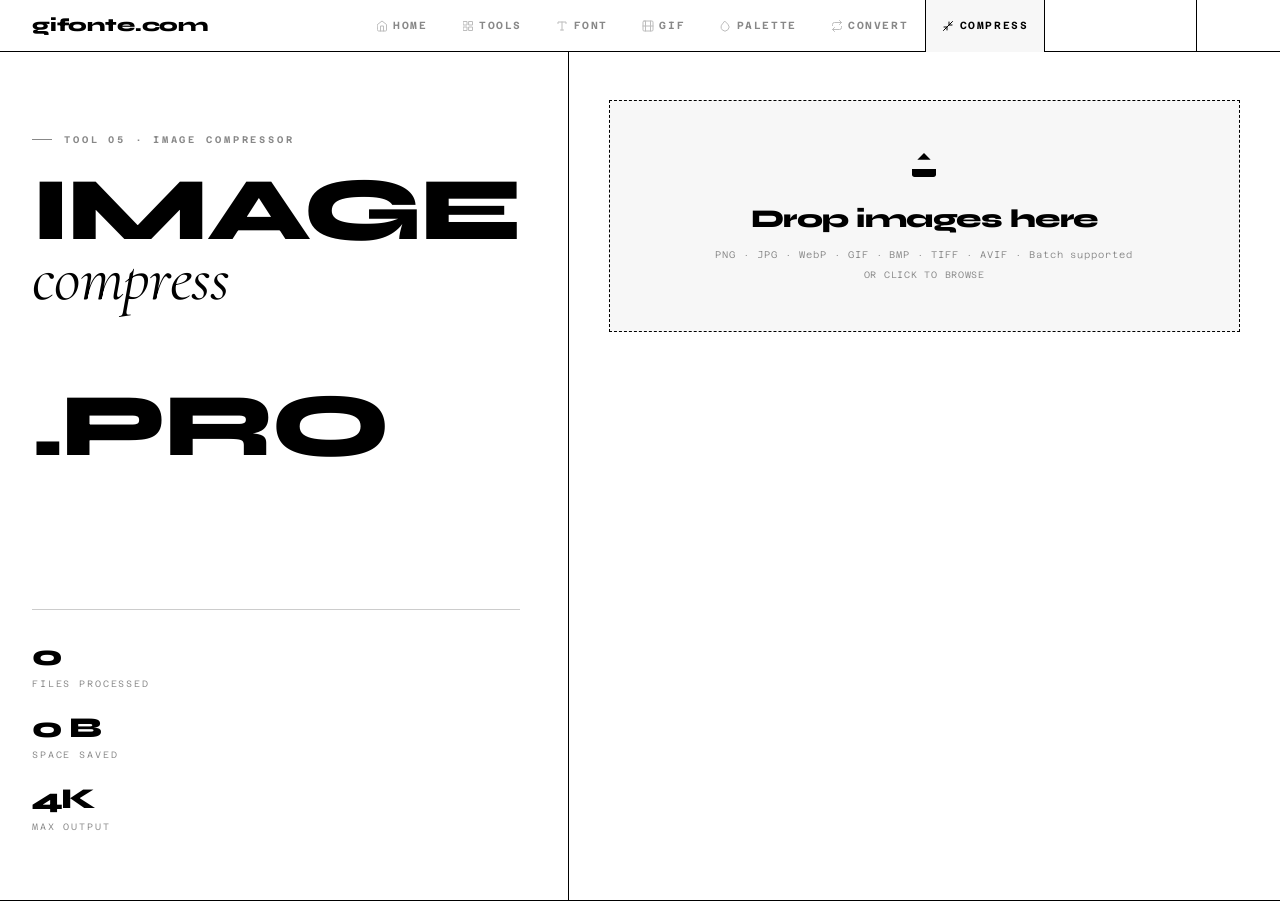
<file: compress.html>
<!DOCTYPE html>
<html lang="en" data-theme="light">
<head>
  <meta charset="UTF-8" />
  <meta name="viewport" content="width=device-width, initial-scale=1.0" />
  <title>Image Compressor | gifonte.com</title>
  <meta name="description" content="Compress PNG, JPG, WebP images up to 90% smaller. Batch processing, quality control, resolution scaling from 200p to 4K. Zero uploads. gifonte.com" />
  <link rel="stylesheet" href="css/style.css" />
  <link rel="stylesheet" href="css/compress.css" />
</head>
<body>

  <nav class="nav">
    <a class="nav__logo" href="index.html">gifonte.com</a>
    <div class="nav__links">
      <a href="index.html#hero"><span class="icon icon--sm"><svg viewBox="0 0 24 24"><path d="M3 9l9-7 9 7v11a2 2 0 01-2 2H5a2 2 0 01-2-2z"/><polyline points="9 22 9 12 15 12 15 22"/></svg></span> Home</a>
      <a href="index.html#tools"><span class="icon icon--sm"><svg viewBox="0 0 24 24"><rect x="3" y="3" width="7" height="7"/><rect x="14" y="3" width="7" height="7"/><rect x="3" y="14" width="7" height="7"/><rect x="14" y="14" width="7" height="7"/></svg></span> Tools</a>
      <a href="font.html"><span class="icon icon--sm"><svg viewBox="0 0 24 24"><polyline points="4 7 4 4 20 4 20 7"/><line x1="9" y1="20" x2="15" y2="20"/><line x1="12" y1="4" x2="12" y2="20"/></svg></span> Font</a>
      <a href="gif.html"><span class="icon icon--sm"><svg viewBox="0 0 24 24"><rect x="2" y="2" width="20" height="20" rx="2.18"/><line x1="7" y1="2" x2="7" y2="22"/><line x1="17" y1="2" x2="17" y2="22"/><line x1="2" y1="12" x2="22" y2="12"/></svg></span> GIF</a>
      <a href="palette.html"><span class="icon icon--sm"><svg viewBox="0 0 24 24"><path d="M12 2.69l5.66 5.66a8 8 0 11-11.31 0z"/></svg></span> Palette</a>
      <a href="convert.html"><span class="icon icon--sm"><svg viewBox="0 0 24 24"><polyline points="17 1 21 5 17 9"/><path d="M3 11V9a4 4 0 014-4h14"/><polyline points="7 23 3 19 7 15"/><path d="M21 13v2a4 4 0 01-4 4H3"/></svg></span> Convert</a>
      <a href="compress.html" class="active"><span class="icon icon--sm"><svg viewBox="0 0 24 24"><polyline points="4 14 10 14 10 20"/><polyline points="20 10 14 10 14 4"/><line x1="10" y1="14" x2="21" y2="3"/><line x1="3" y1="21" x2="14" y2="10"/></svg></span> Compress</a>
    </div>
    <div class="nav__right">
      <button class="btn-theme" id="btnTheme" title="Toggle dark mode">
        <span class="icon icon--md icon-sun"><svg viewBox="0 0 24 24"><circle cx="12" cy="12" r="5"/><line x1="12" y1="1" x2="12" y2="3"/><line x1="12" y1="21" x2="12" y2="23"/><line x1="4.22" y1="4.22" x2="5.64" y2="5.64"/><line x1="18.36" y1="18.36" x2="19.78" y2="19.78"/><line x1="1" y1="12" x2="3" y2="12"/><line x1="21" y1="12" x2="23" y2="12"/><line x1="4.22" y1="19.78" x2="5.64" y2="18.36"/><line x1="18.36" y1="5.64" x2="19.78" y2="4.22"/></svg></span>
        <span class="icon icon--md icon-moon"><svg viewBox="0 0 24 24"><path d="M21 12.79A9 9 0 1111.21 3 7 7 0 0021 12.79z"/></svg></span>
      </button>
      <button class="nav__hamburger" id="hamburger" aria-label="Menu"><span></span><span></span><span></span></button>
    </div>
  </nav>
  <div class="nav__mobile" id="mobileMenu">
    <a href="index.html">Home</a><a href="font.html">Font Generator</a>
    <a href="gif.html">Video → GIF</a><a href="palette.html">Color Palette</a>
    <a href="convert.html">Doc Converter</a><a href="compress.html">Image Compressor</a>
  </div>

  <!-- ══ HERO ═══════════════════════════════ -->
  <div class="cmp-hero">
    <div class="cmp-hero__left">
      <div>
        <div class="cmp-hero__eyebrow">Tool 05 · Image Compressor</div>
        <h1 class="cmp-hero__title">IMAGE<br><em>compress</em><br>.PRO</h1>
      </div>
      <div class="cmp-hero__stats">
        <div class="cmp-hero__stat"><strong id="statFiles">0</strong><span>Files Processed</span></div>
        <div class="cmp-hero__stat"><strong id="statSaved">0 KB</strong><span>Space Saved</span></div>
        <div class="cmp-hero__stat"><strong>4K</strong><span>Max Output</span></div>
      </div>
    </div>

    <div class="cmp-hero__right">

      <!-- DROP ZONE -->
      <div class="cmp-drop" id="cmpDrop">
        <input type="file" id="cmpInput" accept="image/png,image/jpeg,image/webp,image/gif,image/bmp,image/tiff,image/avif" multiple />
        <div class="cmp-drop__icon">
          <svg viewBox="0 0 24 24" width="32" height="32"><path d="M21 15v4a2 2 0 01-2 2H5a2 2 0 01-2-2v-4"/><polyline points="17 8 12 3 7 8"/><line x1="12" y1="3" x2="12" y2="15"/></svg>
        </div>
        <div class="cmp-drop__title">Drop images here</div>
        <div class="cmp-drop__sub">PNG · JPG · WebP · GIF · BMP · TIFF · AVIF · Batch supported</div>
        <div class="cmp-drop__hint">or click to browse</div>
      </div>

      <!-- SETTINGS PANEL (collapsed by default, sections toggle) -->
      <div class="cmp-settings" id="cmpSettings">

        <!-- Quick presets bar -->
        <div class="cmp-presets">
          <span class="cmp-presets__label">Preset</span>
          <button class="cmp-preset-btn" data-preset="web">Web</button>
          <button class="cmp-preset-btn" data-preset="social">Social</button>
          <button class="cmp-preset-btn active" data-preset="balanced">Balanced</button>
          <button class="cmp-preset-btn" data-preset="print">Print</button>
          <button class="cmp-preset-btn" data-preset="lossless">Lossless</button>
          <button class="cmp-preset-btn" data-preset="max">Max Compress</button>
        </div>

        <!-- Section: Quality -->
        <div class="cmp-section">
          <button class="cmp-section__head" data-section="quality">
            <span class="cmp-section__title">Quality & Compression</span>
            <span class="cmp-section__val" id="qualVal">82%</span>
            <span class="cmp-section__arrow">▾</span>
          </button>
          <div class="cmp-section__body open" id="secQuality">
            <div class="cmp-row">
              <label>Compression Level</label>
              <div class="cmp-slider-wrap">
                <input type="range" id="rngQuality" min="1" max="100" value="82" />
                <div class="cmp-slider-marks">
                  <span>Max Compress</span>
                  <span>Balanced</span>
                  <span>Max Quality</span>
                </div>
              </div>
            </div>
            <div class="cmp-row cmp-row--cols">
              <div class="cmp-field">
                <label>Output Format</label>
                <select id="selFormat">
                  <option value="auto">Auto (keep original)</option>
                  <option value="jpeg">JPEG</option>
                  <option value="png">PNG</option>
                  <option value="webp">WebP (smallest)</option>
                </select>
              </div>
              <div class="cmp-field">
                <label>Color Depth</label>
                <select id="selColor">
                  <option value="auto">Auto</option>
                  <option value="full">Full color (24-bit)</option>
                  <option value="high">High (18-bit)</option>
                  <option value="medium">Medium (16-bit)</option>
                  <option value="low">Low (8-bit)</option>
                </select>
              </div>
            </div>
            <div class="cmp-row cmp-row--cols">
              <div class="cmp-field">
                <label>Chroma Subsampling</label>
                <select id="selChroma">
                  <option value="4:4:4">4:4:4 (Best quality)</option>
                  <option value="4:2:2" selected>4:2:2 (Balanced)</option>
                  <option value="4:2:0">4:2:0 (Smallest)</option>
                </select>
              </div>
              <div class="cmp-field">
                <label>Sharpening</label>
                <select id="selSharp">
                  <option value="0">None</option>
                  <option value="1" selected>Light</option>
                  <option value="2">Medium</option>
                  <option value="3">Strong</option>
                </select>
              </div>
            </div>
          </div>
        </div>

        <!-- Section: Resolution -->
        <div class="cmp-section">
          <button class="cmp-section__head" data-section="resolution">
            <span class="cmp-section__title">Resolution & Size</span>
            <span class="cmp-section__val" id="resVal">Original</span>
            <span class="cmp-section__arrow">▾</span>
          </button>
          <div class="cmp-section__body" id="secResolution">
            <div class="cmp-row">
              <label>Output Resolution</label>
              <div class="cmp-res-grid">
                <button class="cmp-res-btn active" data-res="original">Original</button>
                <button class="cmp-res-btn" data-res="4k">4K (3840px)</button>
                <button class="cmp-res-btn" data-res="2k">2K (2560px)</button>
                <button class="cmp-res-btn" data-res="fhd">FHD (1920px)</button>
                <button class="cmp-res-btn" data-res="hd">HD (1280px)</button>
                <button class="cmp-res-btn" data-res="720">720p</button>
                <button class="cmp-res-btn" data-res="480">480p</button>
                <button class="cmp-res-btn" data-res="360">360p</button>
                <button class="cmp-res-btn" data-res="240">240p</button>
                <button class="cmp-res-btn" data-res="200">200p</button>
                <button class="cmp-res-btn" data-res="custom">Custom…</button>
              </div>
            </div>
            <div class="cmp-row cmp-row--cols" id="customResRow" style="display:none">
              <div class="cmp-field">
                <label>Width (px)</label>
                <input type="number" id="customW" placeholder="e.g. 1600" min="1" max="7680" />
              </div>
              <div class="cmp-field">
                <label>Height (px)</label>
                <input type="number" id="customH" placeholder="Leave blank = auto" min="1" max="7680" />
              </div>
            </div>
            <div class="cmp-row cmp-row--cols">
              <div class="cmp-field">
                <label>Fit Mode</label>
                <select id="selFit">
                  <option value="contain">Contain (letterbox)</option>
                  <option value="cover">Cover (crop)</option>
                  <option value="fill">Fill (stretch)</option>
                  <option value="downscale">Downscale only</option>
                </select>
              </div>
              <div class="cmp-field">
                <label>DPI / PPI</label>
                <select id="selDpi">
                  <option value="72">72 dpi (Screen)</option>
                  <option value="96" selected>96 dpi (Standard)</option>
                  <option value="150">150 dpi (Medium print)</option>
                  <option value="300">300 dpi (Print)</option>
                  <option value="600">600 dpi (High print)</option>
                </select>
              </div>
            </div>
          </div>
        </div>

        <!-- Section: Advanced -->
        <div class="cmp-section">
          <button class="cmp-section__head" data-section="advanced">
            <span class="cmp-section__title">Advanced Options</span>
            <span class="cmp-section__val">—</span>
            <span class="cmp-section__arrow">▾</span>
          </button>
          <div class="cmp-section__body" id="secAdvanced">
            <div class="cmp-row cmp-row--cols">
              <div class="cmp-field">
                <label>Strip Metadata</label>
                <select id="selMeta">
                  <option value="all" selected>All (EXIF, IPTC, XMP)</option>
                  <option value="exif">EXIF only</option>
                  <option value="keep">Keep all metadata</option>
                </select>
              </div>
              <div class="cmp-field">
                <label>Background Fill</label>
                <select id="selBg">
                  <option value="white" selected>White</option>
                  <option value="black">Black</option>
                  <option value="transparent">Transparent</option>
                  <option value="custom">Custom color</option>
                </select>
              </div>
            </div>
            <div class="cmp-row cmp-row--cols">
              <div class="cmp-field">
                <label>Noise Reduction</label>
                <select id="selNoise">
                  <option value="0" selected>None</option>
                  <option value="1">Light</option>
                  <option value="2">Medium</option>
                  <option value="3">Aggressive</option>
                </select>
              </div>
              <div class="cmp-field">
                <label>Progressive JPEG</label>
                <select id="selProgressive">
                  <option value="1" selected>Yes (faster load)</option>
                  <option value="0">No (baseline)</option>
                </select>
              </div>
            </div>
            <div class="cmp-row cmp-row--cols">
              <div class="cmp-field">
                <label>Max File Size Target</label>
                <select id="selMaxSize">
                  <option value="0" selected>No limit</option>
                  <option value="100">100 KB</option>
                  <option value="200">200 KB</option>
                  <option value="500">500 KB</option>
                  <option value="1000">1 MB</option>
                  <option value="2000">2 MB</option>
                </select>
              </div>
              <div class="cmp-field">
                <label>Batch Naming</label>
                <select id="selNaming">
                  <option value="suffix" selected>original_compressed</option>
                  <option value="prefix">compressed_original</option>
                  <option value="replace">Replace original name</option>
                </select>
              </div>
            </div>
          </div>
        </div>

        <!-- Compress Button -->
        <button class="cmp-go-btn" id="cmpGoBtn" disabled>
          <span class="cmp-go-btn__icon">⬇</span>
          <span class="cmp-go-btn__text">Compress Images</span>
          <span class="cmp-go-btn__count" id="cmpGoCount"></span>
        </button>
      </div>

      <!-- QUEUE -->
      <div class="cmp-queue" id="cmpQueue"></div>

      <!-- GLOBAL PROGRESS -->
      <div class="cmp-global-progress" id="cmpGlobalProgress">
        <div class="cmp-gp__header">
          <span class="cmp-gp__title">COMPRESSING</span>
          <span class="cmp-gp__pct" id="cmpGpPct">0%</span>
        </div>
        <div class="cmp-gp__bar-wrap">
          <div class="cmp-gp__bar" id="cmpGpBar"></div>
        </div>
        <div class="cmp-gp__phases" id="cmpGpPhases">
          <span class="phase">Loading</span>
          <span class="phase">Resizing</span>
          <span class="phase">Encoding</span>
          <span class="phase">Saving</span>
        </div>
        <div class="cmp-gp__log" id="cmpGpLog">Ready…</div>
      </div>

      <!-- RESULTS SUMMARY -->
      <div class="cmp-results" id="cmpResults">
        <div class="cmp-results__header">
          <span class="cmp-results__title">DONE</span>
          <button class="cmp-results__reset" id="cmpResetAll">✕ New batch</button>
        </div>
        <div class="cmp-results__stats" id="cmpResultsStats"></div>
        <div class="cmp-results__list" id="cmpResultsList"></div>
        <div class="cmp-results__actions">
          <button class="btn btn--fill" id="cmpDownloadAll">↓ Download All as ZIP</button>
          <button class="btn" id="cmpCompareBtn">⇄ Before / After</button>
        </div>
      </div>

    </div>
  </div>

  <!-- BEFORE/AFTER MODAL -->
  <div class="cmp-modal" id="cmpModal">
    <div class="cmp-modal__inner">
      <div class="cmp-modal__header">
        <span class="cmp-modal__title">BEFORE / AFTER</span>
        <button class="cmp-modal__close" id="cmpModalClose">✕</button>
      </div>
      <div class="cmp-modal__select" id="cmpModalSelect"></div>
      <div class="cmp-compare-wrap" id="cmpCompareWrap">
        <div class="cmp-compare">
          <div class="cmp-compare__side" id="cmpSideBefore">
            <canvas id="cmpCanvasBefore"></canvas>
            <div class="cmp-compare__label">BEFORE<span id="cmpLabelBefore"></span></div>
          </div>
          <div class="cmp-compare__divider" id="cmpDivider"></div>
          <div class="cmp-compare__side" id="cmpSideAfter">
            <canvas id="cmpCanvasAfter"></canvas>
            <div class="cmp-compare__label">AFTER<span id="cmpLabelAfter"></span></div>
          </div>
        </div>
      </div>
    </div>
  </div>
  <div class="cmp-modal-bg" id="cmpModalBg"></div>

  <div id="toast"></div>
  <script src="js/main.js"></script>
  <script src="js/compress.js"></script>
</body>
</html>
</file>
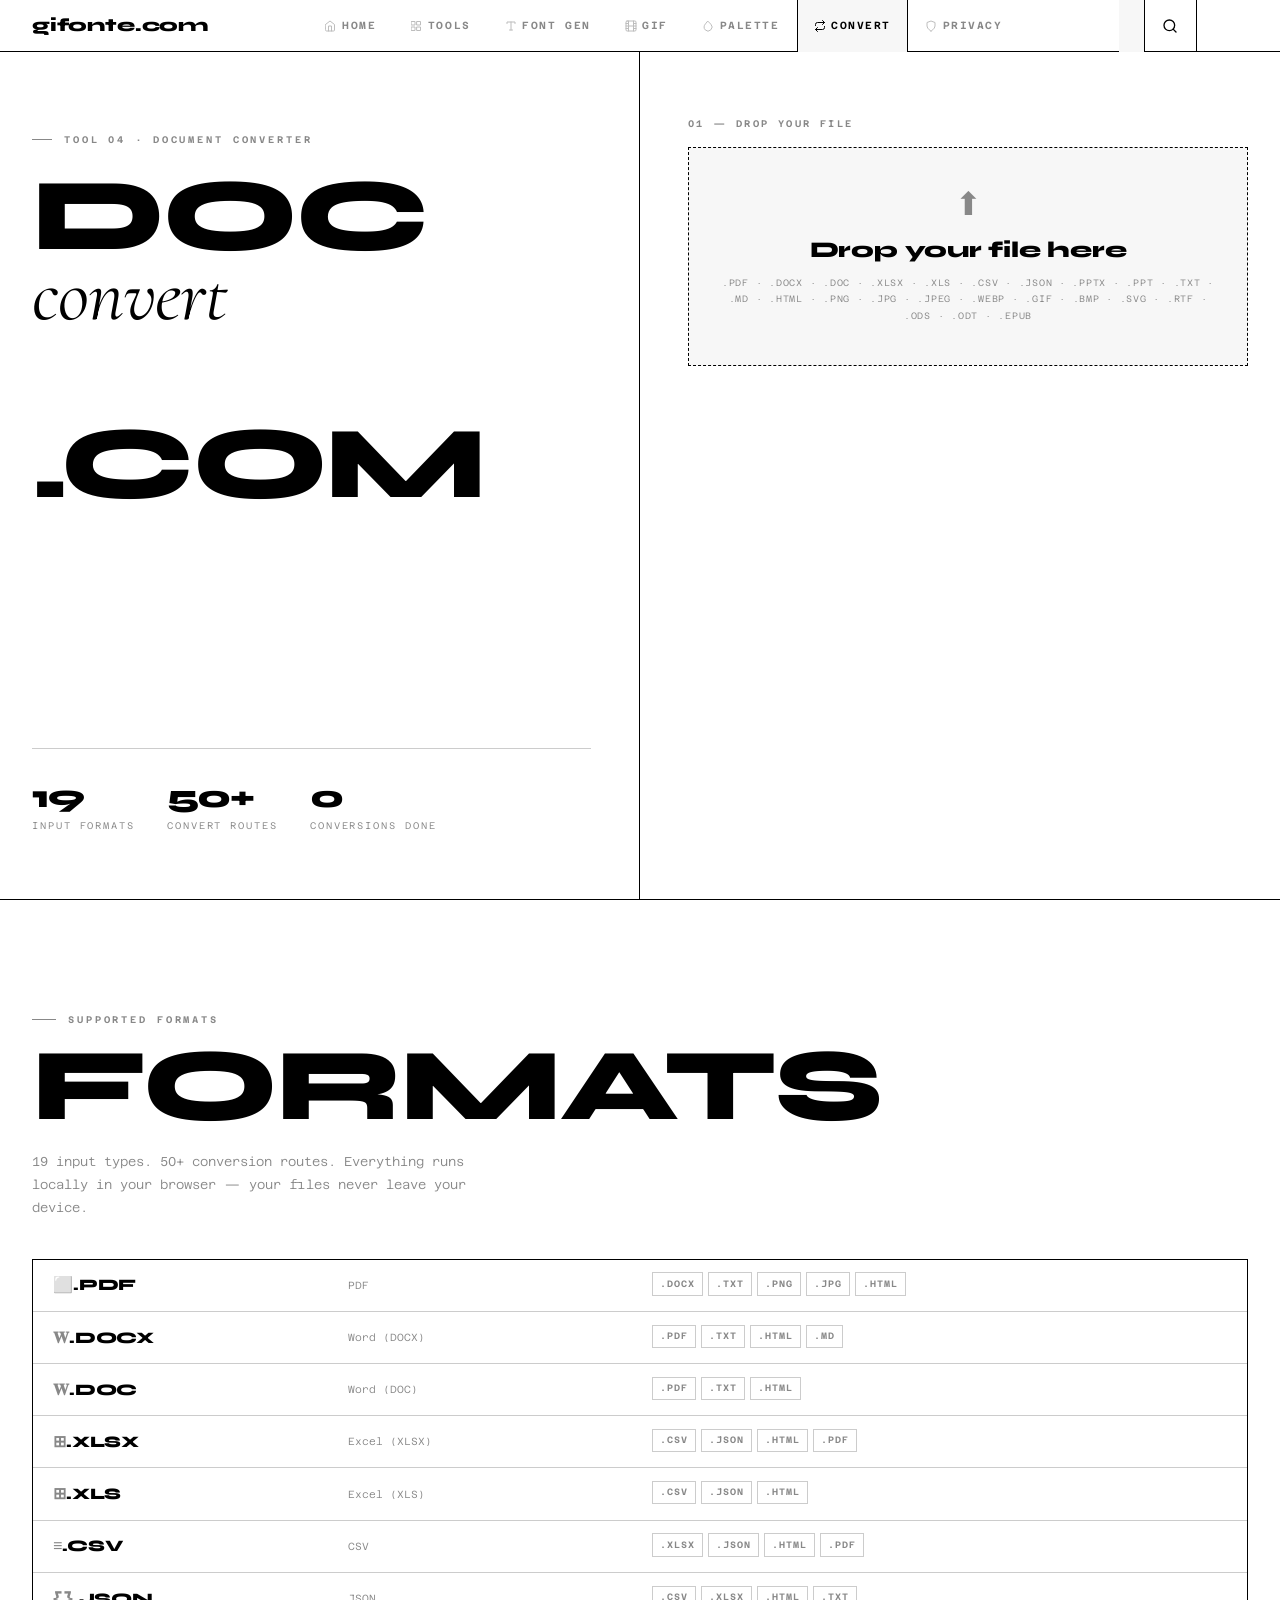
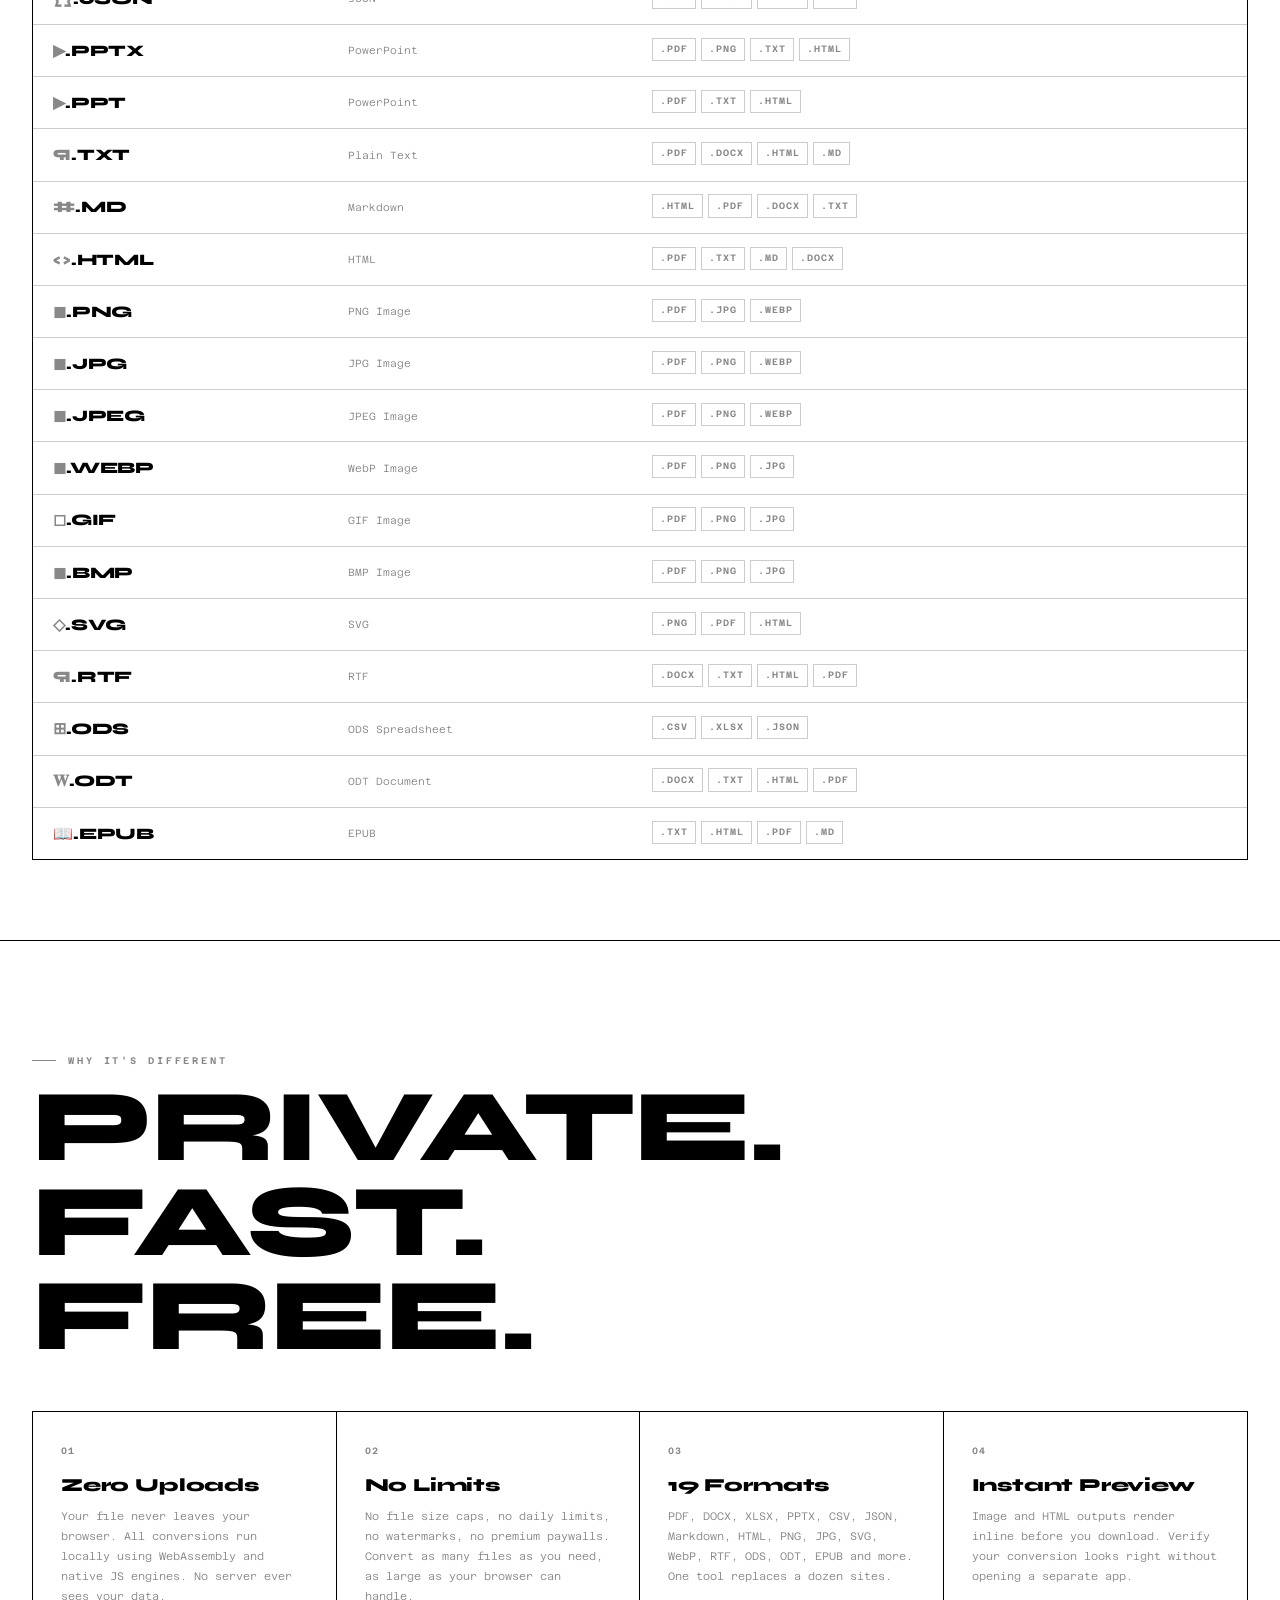
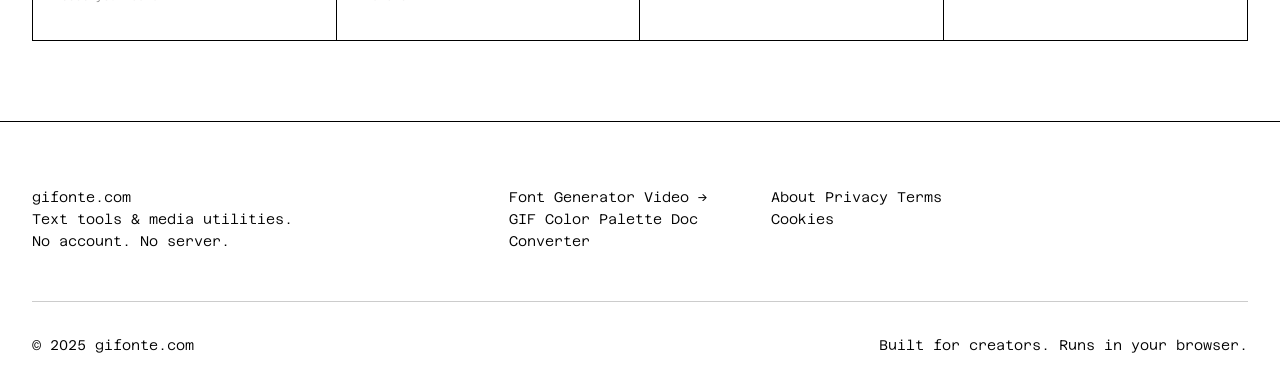
<file: convert.html>
<!DOCTYPE html>
<html lang="en" data-theme="light">
<head>
  <meta charset="UTF-8" />
  <meta name="viewport" content="width=device-width, initial-scale=1.0" />
  <title>Document Converter | gifonte.com</title>
  <meta name="description" content="Convert PDF, Word, Excel, PowerPoint, CSV, JSON, Markdown, HTML, images and more — 19 formats, 50+ conversion routes. No uploads. No server. gifonte.com" />
  <meta name="keywords" content="document converter, pdf to word, word to pdf, xlsx to csv, convert files online, no upload converter, browser converter" />
  <link rel="stylesheet" href="css/style.css" />
  <link rel="stylesheet" href="css/convert.css" />
</head>
<body>

  <!-- ══ NAVIGATION ══════════════════════════ -->
  <nav class="nav">
    <a class="nav__logo" href="index.html">gifonte.com</a>
    <div class="nav__links">
      <a href="index.html#hero">
        <span class="icon icon--sm"><svg viewBox="0 0 24 24"><path d="M3 9l9-7 9 7v11a2 2 0 01-2 2H5a2 2 0 01-2-2z"/><polyline points="9 22 9 12 15 12 15 22"/></svg></span> Home
      </a>
      <a href="index.html#tools">
        <span class="icon icon--sm"><svg viewBox="0 0 24 24"><rect x="3" y="3" width="7" height="7"/><rect x="14" y="3" width="7" height="7"/><rect x="3" y="14" width="7" height="7"/><rect x="14" y="14" width="7" height="7"/></svg></span> Tools
      </a>
      <a href="font.html">
        <span class="icon icon--sm"><svg viewBox="0 0 24 24"><polyline points="4 7 4 4 20 4 20 7"/><line x1="9" y1="20" x2="15" y2="20"/><line x1="12" y1="4" x2="12" y2="20"/></svg></span> Font Gen
      </a>
      <a href="gif.html">
        <span class="icon icon--sm"><svg viewBox="0 0 24 24"><rect x="2" y="2" width="20" height="20" rx="2.18"/><line x1="7" y1="2" x2="7" y2="22"/><line x1="17" y1="2" x2="17" y2="22"/><line x1="2" y1="12" x2="22" y2="12"/><line x1="2" y1="7" x2="7" y2="7"/><line x1="2" y1="17" x2="7" y2="17"/><line x1="17" y1="17" x2="22" y2="17"/><line x1="17" y1="7" x2="22" y2="7"/></svg></span> GIF
      </a>
      <a href="palette.html">
        <span class="icon icon--sm"><svg viewBox="0 0 24 24"><path d="M12 2.69l5.66 5.66a8 8 0 11-11.31 0z"/></svg></span> Palette
      </a>
      <a href="convert.html" class="active">
        <span class="icon icon--sm"><svg viewBox="0 0 24 24"><polyline points="17 1 21 5 17 9"/><path d="M3 11V9a4 4 0 014-4h14"/><polyline points="7 23 3 19 7 15"/><path d="M21 13v2a4 4 0 01-4 4H3"/></svg></span> Convert
      </a>
      <a href="privacy.html">
        <span class="icon icon--sm"><svg viewBox="0 0 24 24"><path d="M12 22s8-4 8-10V5l-8-3-8 3v7c0 6 8 10 8 10z"/></svg></span> Privacy
      </a>
    </div>
    <div class="nav__right">
      <div class="nav__search" id="navSearch">
        <input class="nav__search-input" id="searchInput" type="text" placeholder="Search tools…" autocomplete="off" />
        <div class="search-results" id="searchResults">
          <a href="font.html" class="search-result-item"><span class="icon icon--sm"><svg viewBox="0 0 24 24"><polyline points="4 7 4 4 20 4 20 7"/><line x1="9" y1="20" x2="15" y2="20"/><line x1="12" y1="4" x2="12" y2="20"/></svg></span><div><strong>Font Generator</strong><span>30 Unicode text styles</span></div></a>
          <a href="gif.html" class="search-result-item"><span class="icon icon--sm"><svg viewBox="0 0 24 24"><rect x="2" y="2" width="20" height="20" rx="2.18"/></svg></span><div><strong>Video → GIF</strong><span>Convert video to GIF</span></div></a>
          <a href="palette.html" class="search-result-item"><span class="icon icon--sm"><svg viewBox="0 0 24 24"><path d="M12 2.69l5.66 5.66a8 8 0 11-11.31 0z"/></svg></span><div><strong>Color Palette</strong><span>Extract colors from images</span></div></a>
          <a href="convert.html" class="search-result-item"><span class="icon icon--sm"><svg viewBox="0 0 24 24"><polyline points="17 1 21 5 17 9"/><path d="M3 11V9a4 4 0 014-4h14"/></svg></span><div><strong>Doc Converter</strong><span>19 formats · 50+ routes</span></div></a>
          <div class="search-no-results" id="searchNoResults" style="display:none">No results</div>
        </div>
        <button class="nav__search-btn" id="searchBtn" title="Search">
          <span class="icon icon--md"><svg viewBox="0 0 24 24"><circle cx="11" cy="11" r="8"/><line x1="21" y1="21" x2="16.65" y2="16.65"/></svg></span>
        </button>
      </div>
      <button class="btn-theme" id="btnTheme" title="Toggle dark mode">
        <span class="icon icon--md icon-sun"><svg viewBox="0 0 24 24"><circle cx="12" cy="12" r="5"/><line x1="12" y1="1" x2="12" y2="3"/><line x1="12" y1="21" x2="12" y2="23"/><line x1="4.22" y1="4.22" x2="5.64" y2="5.64"/><line x1="18.36" y1="18.36" x2="19.78" y2="19.78"/><line x1="1" y1="12" x2="3" y2="12"/><line x1="21" y1="12" x2="23" y2="12"/><line x1="4.22" y1="19.78" x2="5.64" y2="18.36"/><line x1="18.36" y1="5.64" x2="19.78" y2="4.22"/></svg></span>
        <span class="icon icon--md icon-moon"><svg viewBox="0 0 24 24"><path d="M21 12.79A9 9 0 1111.21 3 7 7 0 0021 12.79z"/></svg></span>
      </button>
      <button class="nav__hamburger" id="hamburger" aria-label="Menu"><span></span><span></span><span></span></button>
    </div>
  </nav>
  <div class="nav__mobile" id="mobileMenu">
    <a href="index.html#hero">Home</a>
    <a href="index.html#tools">Tools</a>
    <a href="font.html">Font Generator</a>
    <a href="gif.html">Video → GIF</a>
    <a href="palette.html">Color Palette</a>
    <a href="convert.html">Doc Converter</a>
    <a href="privacy.html">Privacy</a>
  </div>

  <!-- ══ HERO ════════════════════════════════ -->
  <div class="conv-hero">
    <div class="conv-hero__left">
      <div>
        <div class="conv-hero__eyebrow">Tool 04 · Document Converter</div>
        <h1 class="conv-hero__title">
          DOC<br>
          <em>convert</em><br>
          .COM
        </h1>
      </div>
      <div class="conv-hero__bottom">
        <div class="conv-hero__stat">
          <strong>19</strong>
          <span>Input Formats</span>
        </div>
        <div class="conv-hero__stat">
          <strong>50+</strong>
          <span>Convert Routes</span>
        </div>
        <div class="conv-hero__stat">
          <strong id="convStatsTotal">0</strong>
          <span>Conversions Done</span>
        </div>
      </div>
    </div>

    <div class="conv-hero__right">

      <!-- Step 01 — Drop file -->
      <div class="conv-step-label">01 — Drop your file</div>
      <div class="drop-zone" id="convDropZone">
        <input type="file" id="convFileInput" accept=".pdf,.docx,.doc,.xlsx,.xls,.csv,.json,.pptx,.ppt,.txt,.md,.html,.htm,.png,.jpg,.jpeg,.webp,.gif,.bmp,.svg,.rtf,.ods,.odt,.epub" />
        <div class="drop-zone__icon">⬆</div>
        <div class="drop-zone__text">Drop your file here</div>
        <div class="drop-zone__sub" id="convFormatsBanner">PDF · DOCX · XLSX · PPTX · CSV · JSON · MD · HTML · PNG · JPG · SVG · EPUB…</div>
      </div>

      <!-- File info bar -->
      <div class="conv-file-info" id="convFileInfo">
        <div class="conv-file-info__icon">◼</div>
        <div class="conv-file-info__meta">
          <span class="conv-file-info__name" id="convFileName">—</span>
          <span class="conv-file-info__details">
            <span id="convFileType">—</span>
            <span class="conv-file-info__sep">·</span>
            <span id="convFileSize">—</span>
          </span>
        </div>
        <button class="conv-reset-sm" id="convReset" title="Reset">✕</button>
      </div>

      <!-- Step 02 — Choose output -->
      <div class="conv-output-section" id="convOutputSection">
        <div class="conv-step-label">02 — Convert to</div>
        <div class="conv-out-grid" id="convOutputBtns"></div>
      </div>

      <!-- Progress -->
      <div class="conv-progress" id="convProgress">
        <div class="conv-progress__bar-wrap">
          <div class="conv-progress__bar" id="convProgressBar"></div>
        </div>
        <div class="conv-progress__msg" id="convProgressMsg">Processing…</div>
      </div>

      <!-- Result -->
      <div class="conv-result" id="convResult">
        <div class="conv-result__inner">
          <div class="conv-result__check">✓</div>
          <div class="conv-result__meta">
            <span class="conv-result__name" id="convResultName">output.pdf</span>
            <span class="conv-result__size" id="convResultSize">—</span>
          </div>
          <a class="btn btn--fill conv-result__dl" id="convResultDl" href="#" download>↓ Download</a>
        </div>
        <!-- Preview -->
        <div class="conv-preview" id="convPreview">
          <div id="convPreviewEl"></div>
        </div>
      </div>

    </div>
  </div>

  <!-- ══ FORMATS MATRIX ════════════════════ -->
  <section class="section" id="formats">
    <div class="section__label">Supported Formats</div>
    <h2 class="section__title reveal">FORMATS</h2>
    <p class="section__subtitle reveal">19 input types. 50+ conversion routes. Everything runs locally in your browser — your files never leave your device.</p>

    <div class="conv-matrix-wrap reveal">
      <table class="conv-matrix" id="convMatrix">
        <thead>
          <tr>
            <th>Input</th>
            <th>Type</th>
            <th>Converts To</th>
          </tr>
        </thead>
      </table>
    </div>
  </section>

  <!-- ══ FEATURES ════════════════════════════ -->
  <section class="section" id="features" style="border-top: 1px solid var(--border);">
    <div class="section__label">Why It's Different</div>
    <h2 class="section__title reveal">PRIVATE.<br>FAST.<br>FREE.</h2>
    <div class="conv-features reveal">
      <div class="conv-feature">
        <div class="conv-feature__num">01</div>
        <h3 class="conv-feature__title">Zero Uploads</h3>
        <p class="conv-feature__text">Your file never leaves your browser. All conversions run locally using WebAssembly and native JS engines. No server ever sees your data.</p>
      </div>
      <div class="conv-feature">
        <div class="conv-feature__num">02</div>
        <h3 class="conv-feature__title">No Limits</h3>
        <p class="conv-feature__text">No file size caps, no daily limits, no watermarks, no premium paywalls. Convert as many files as you need, as large as your browser can handle.</p>
      </div>
      <div class="conv-feature">
        <div class="conv-feature__num">03</div>
        <h3 class="conv-feature__title">19 Formats</h3>
        <p class="conv-feature__text">PDF, DOCX, XLSX, PPTX, CSV, JSON, Markdown, HTML, PNG, JPG, SVG, WebP, RTF, ODS, ODT, EPUB and more. One tool replaces a dozen sites.</p>
      </div>
      <div class="conv-feature">
        <div class="conv-feature__num">04</div>
        <h3 class="conv-feature__title">Instant Preview</h3>
        <p class="conv-feature__text">Image and HTML outputs render inline before you download. Verify your conversion looks right without opening a separate app.</p>
      </div>
    </div>
  </section>

  <!-- ══ FOOTER ══════════════════════════════ -->
  <footer class="footer">
    <div class="footer__top">
      <div>
        <div class="footer__logo">gifonte.com</div>
        <p class="footer__tagline">Text tools & media utilities.<br>No account. No server.</p>
      </div>
      <div class="footer__links">
        <a href="font.html">Font Generator</a>
        <a href="gif.html">Video → GIF</a>
        <a href="palette.html">Color Palette</a>
        <a href="convert.html">Doc Converter</a>
      </div>
      <div class="footer__links">
        <a href="about.html">About</a>
        <a href="privacy.html">Privacy</a>
        <a href="terms.html">Terms</a>
        <a href="cookies.html">Cookies</a>
      </div>
    </div>
    <div class="footer__bottom">
      <span>© 2025 gifonte.com</span>
      <span>Built for creators. Runs in your browser.</span>
    </div>
  </footer>

  <div id="toast"></div>

  <script src="js/main.js"></script>
  <script src="js/convert.js"></script>
</body>
</html>
</file>
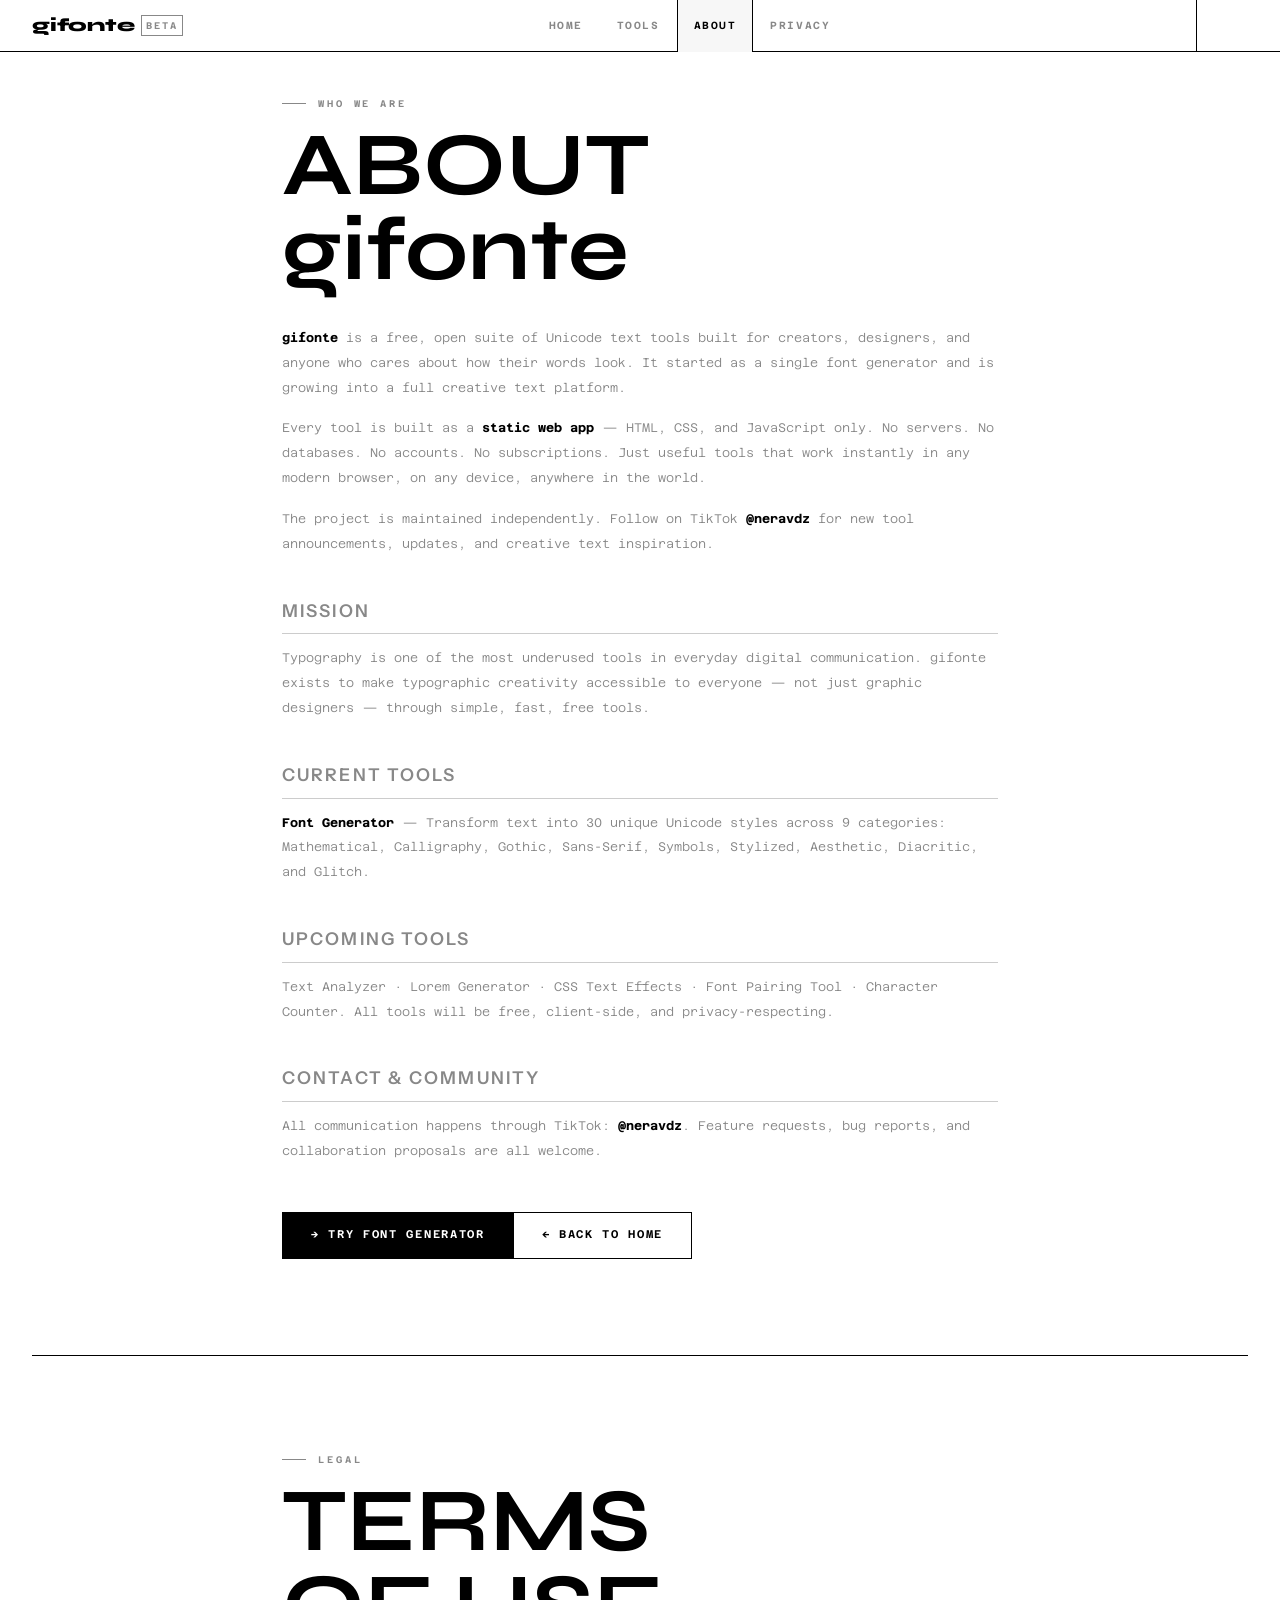
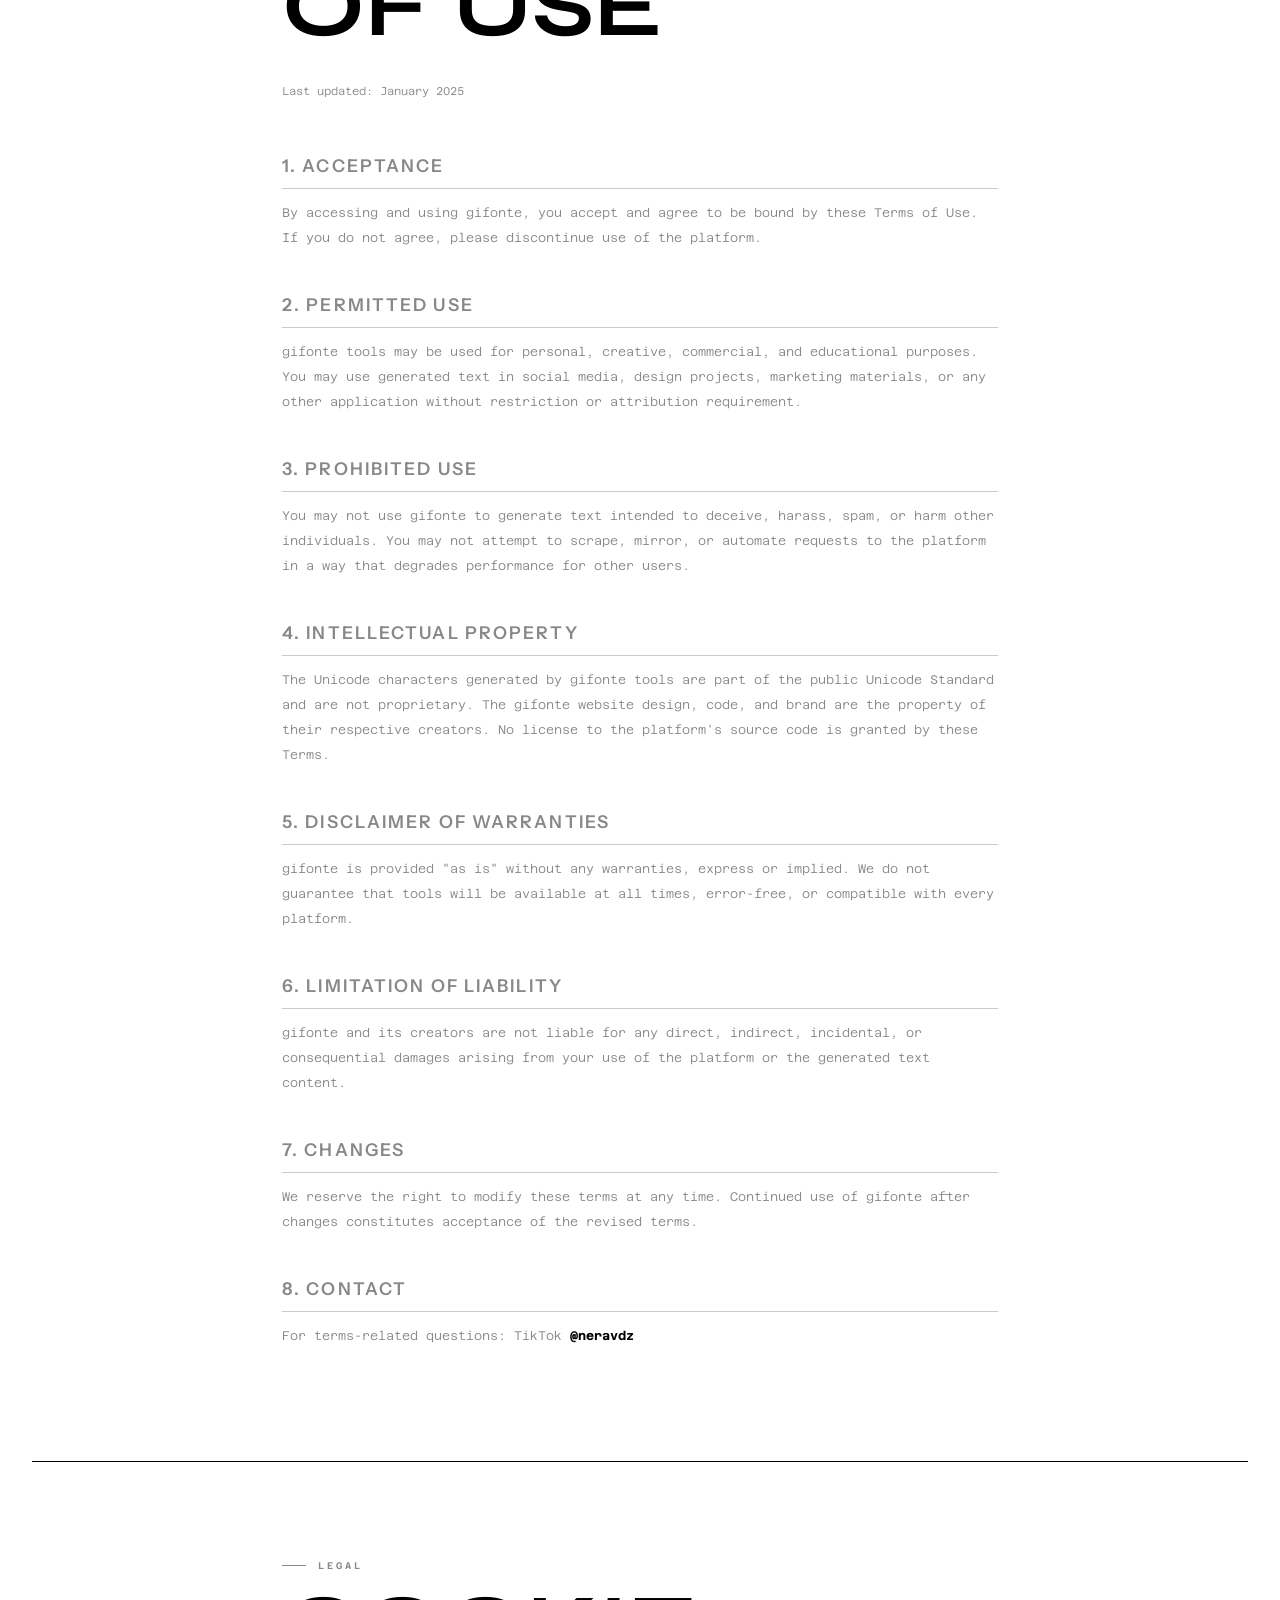
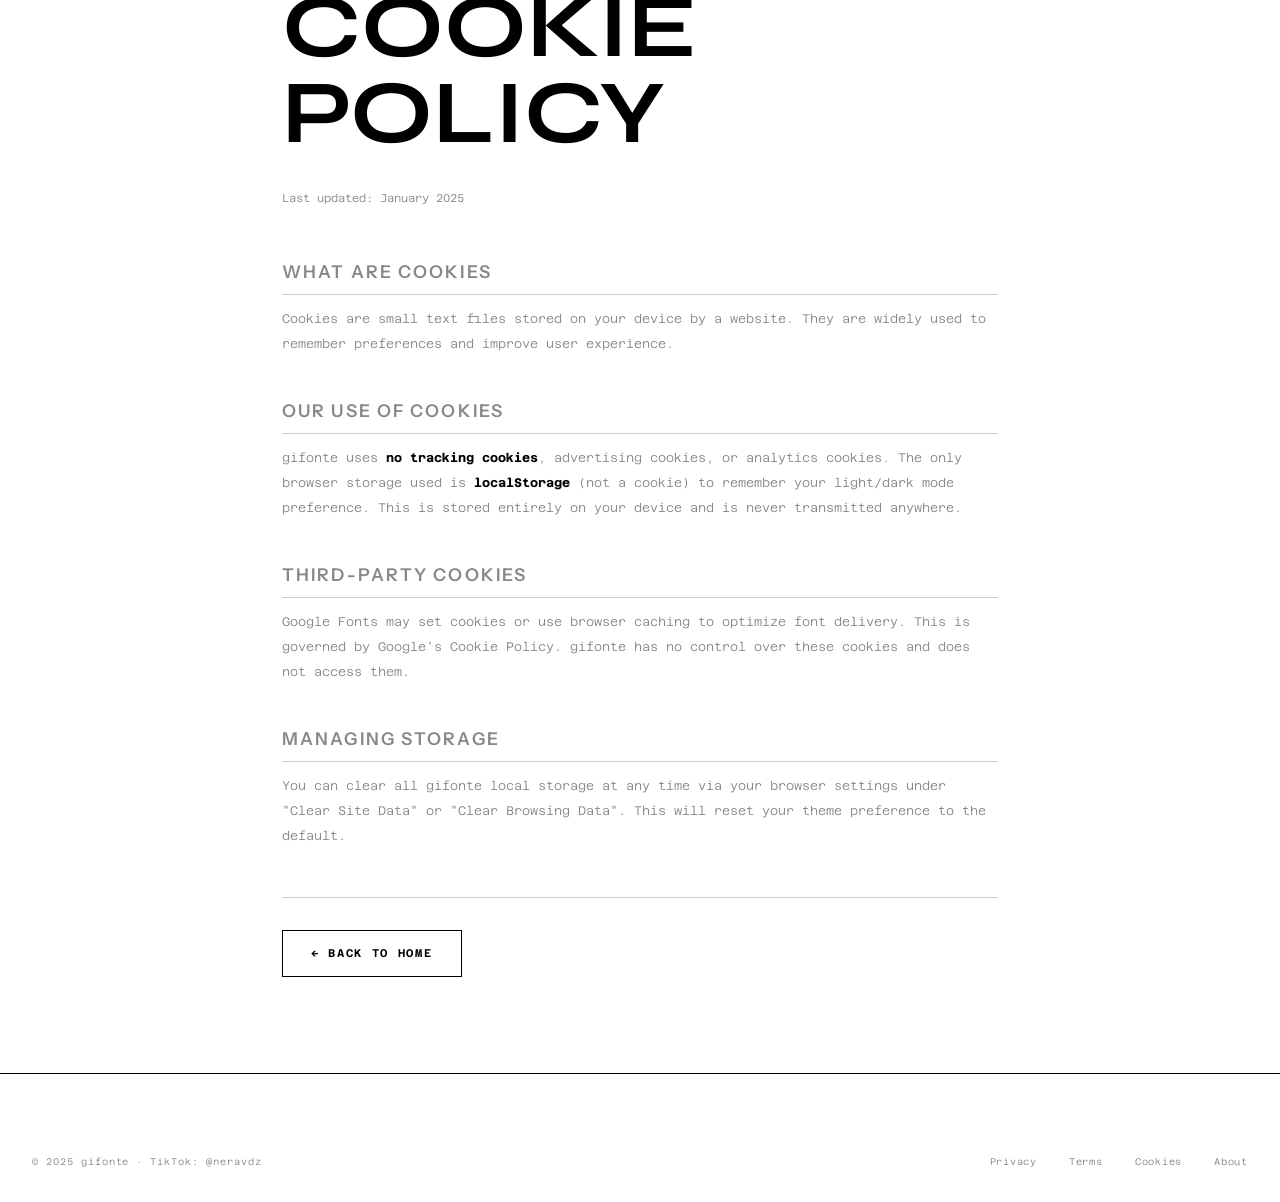
<file: cookies.html>
<!DOCTYPE html>
<html><head><meta charset="UTF-8"><meta http-equiv="refresh" content="0;url=about.html#cookies"><title>Cookie Policy | FontCraft</title></head>
<body><script>window.location.href='about.html#cookies';</script></body></html>
</file>
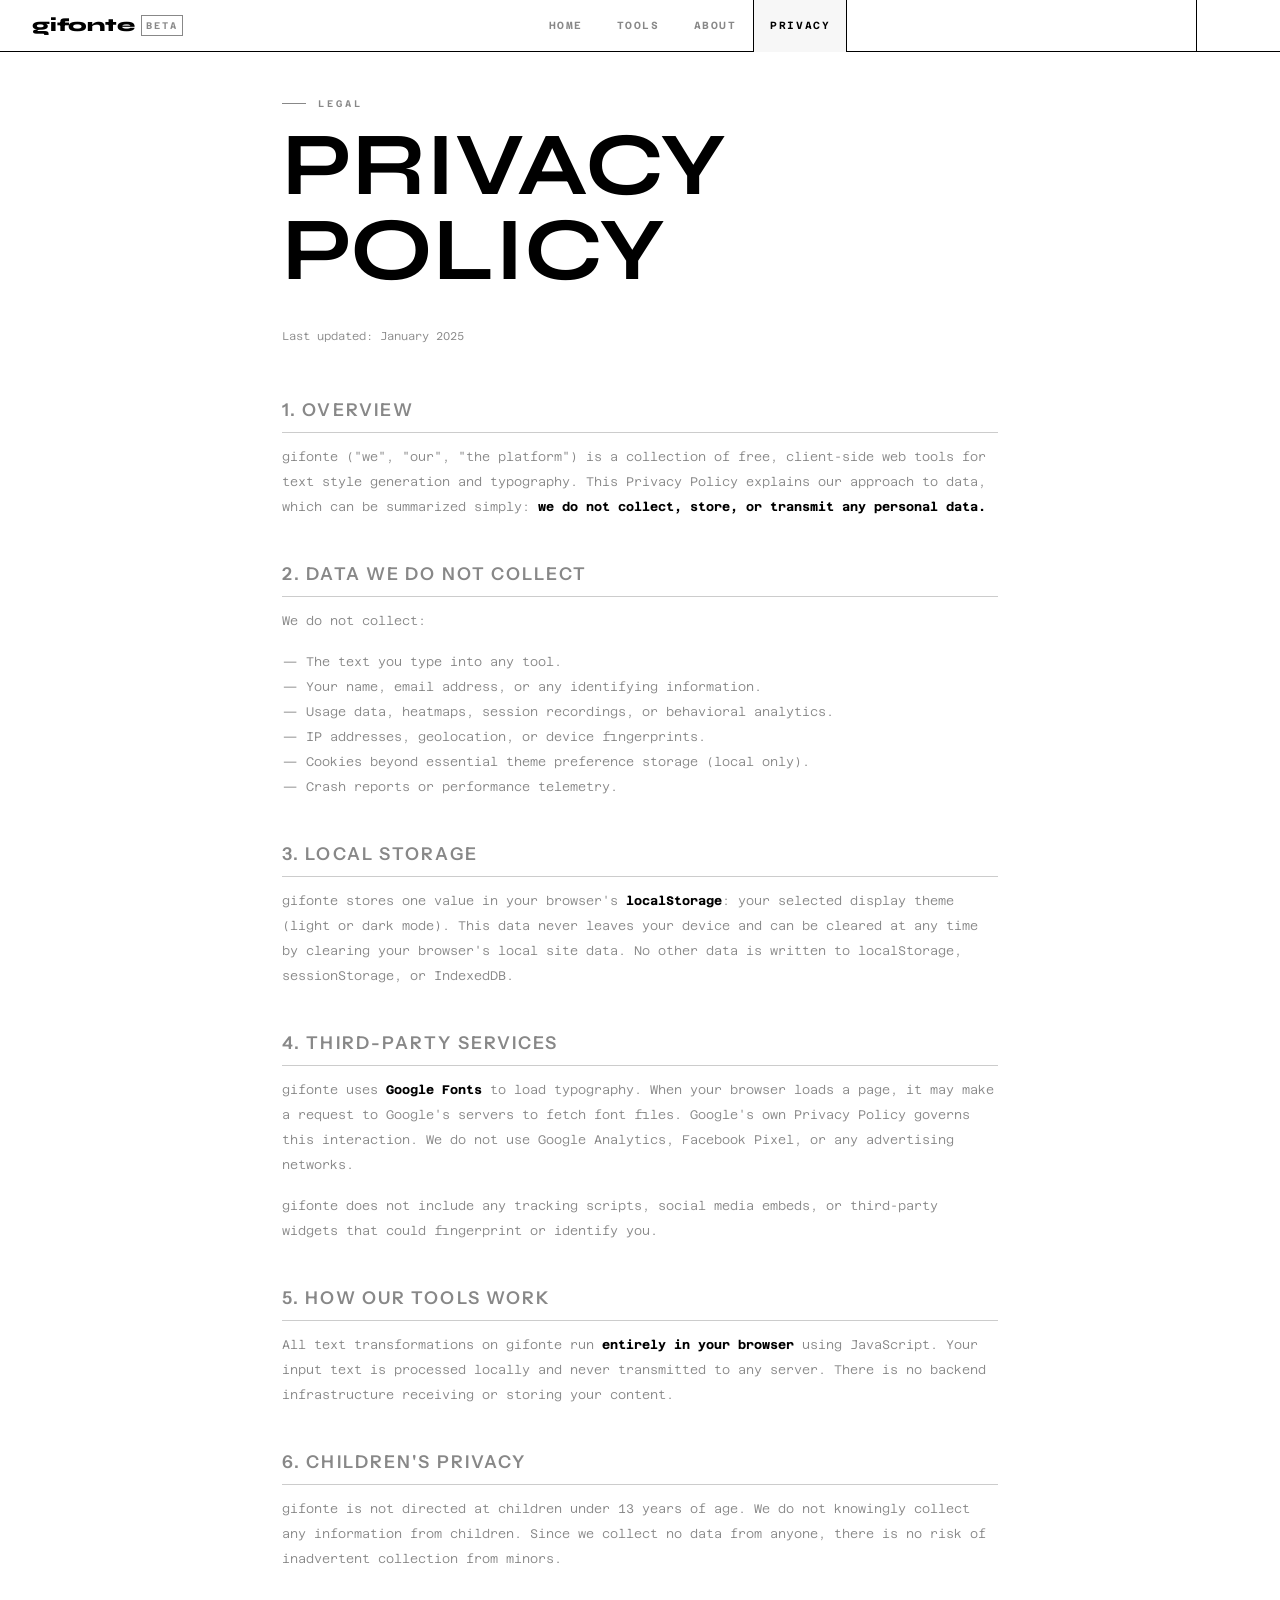
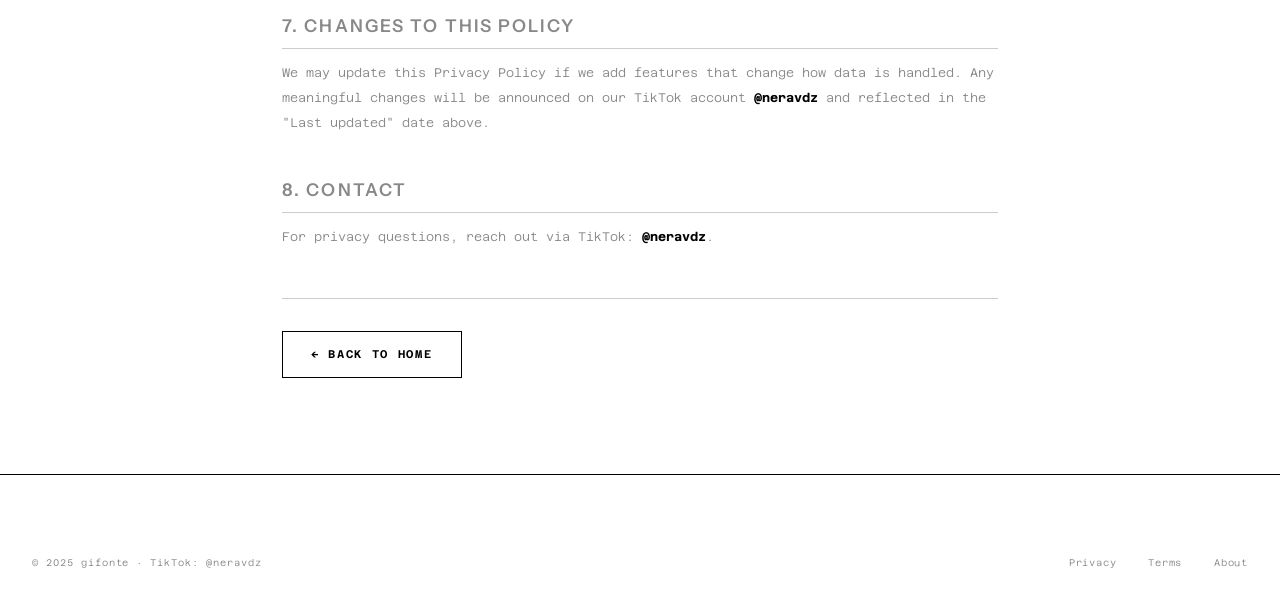
<file: disclaimer.html>
<!DOCTYPE html>
<html><head><meta charset="UTF-8"><meta http-equiv="refresh" content="0;url=privacy.html"><title>Disclaimer | FontCraft</title></head>
<body><script>window.location.href='privacy.html';</script></body></html>
</file>
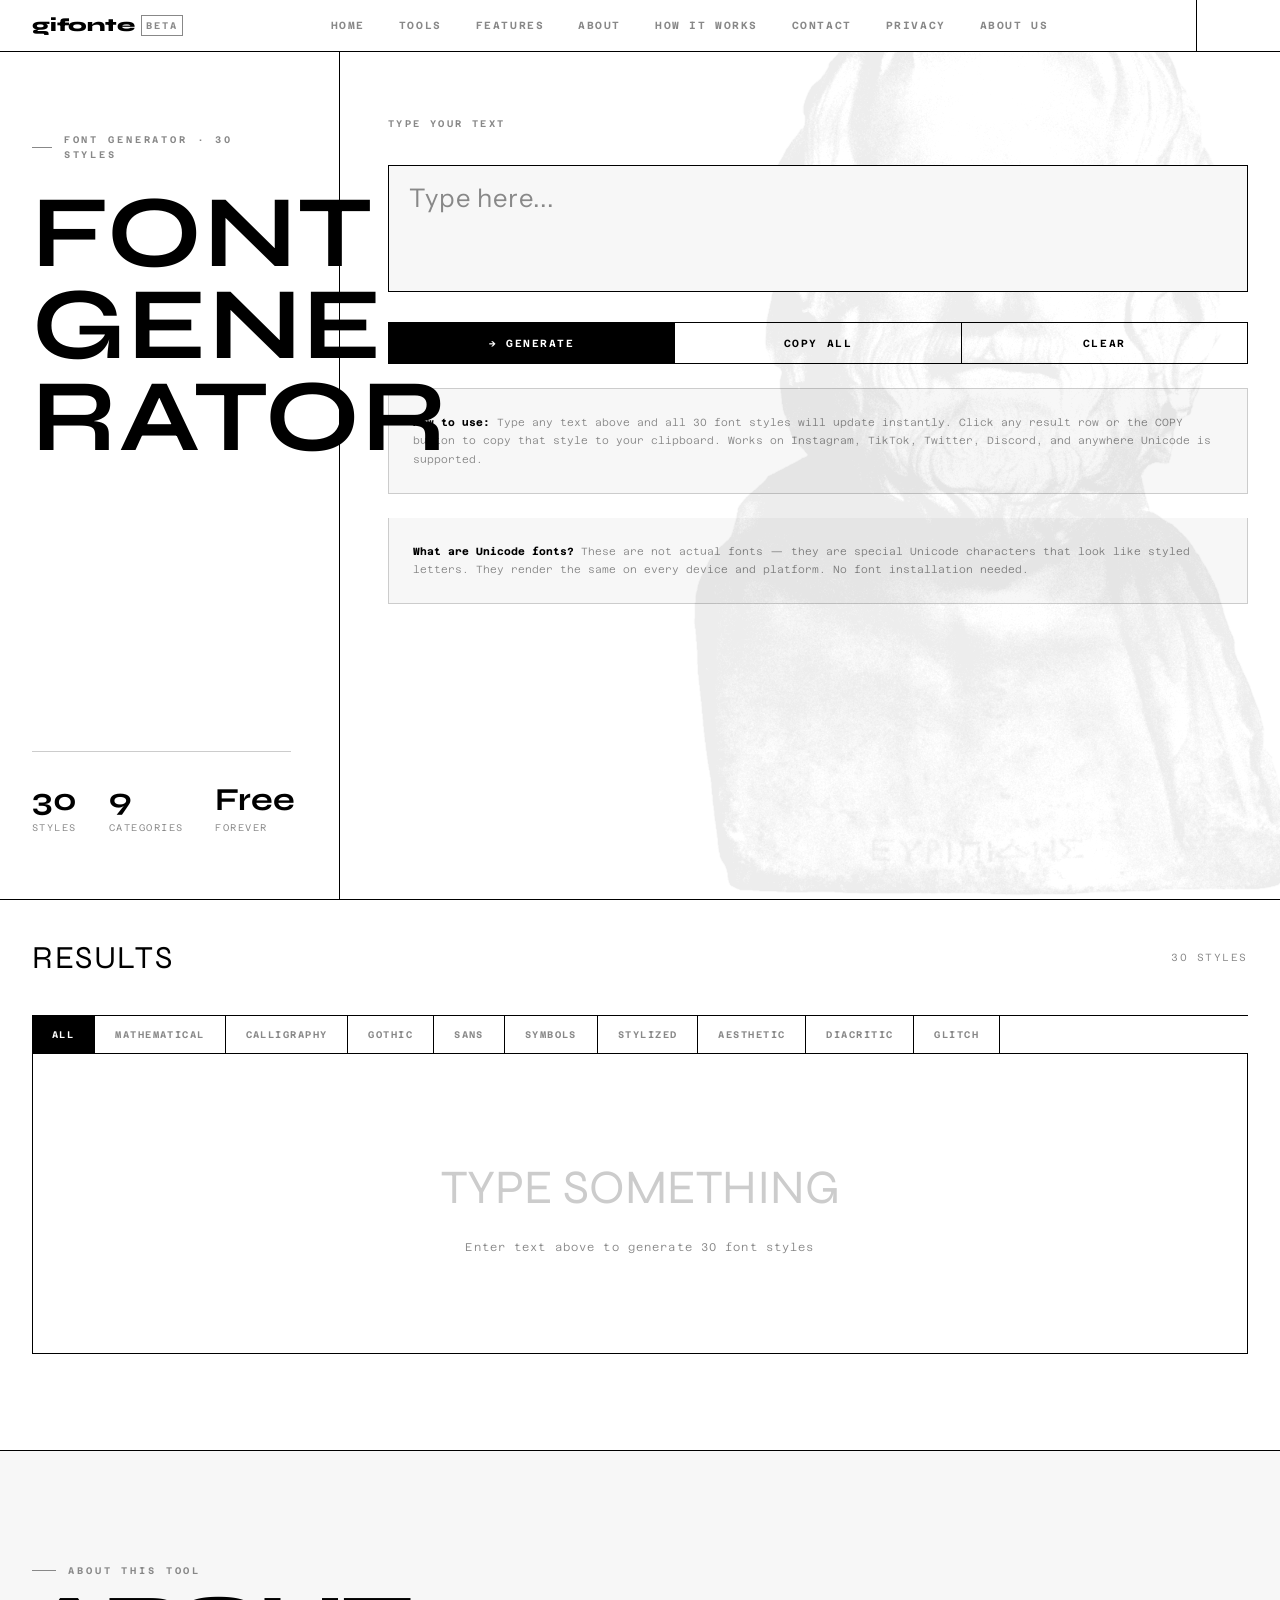
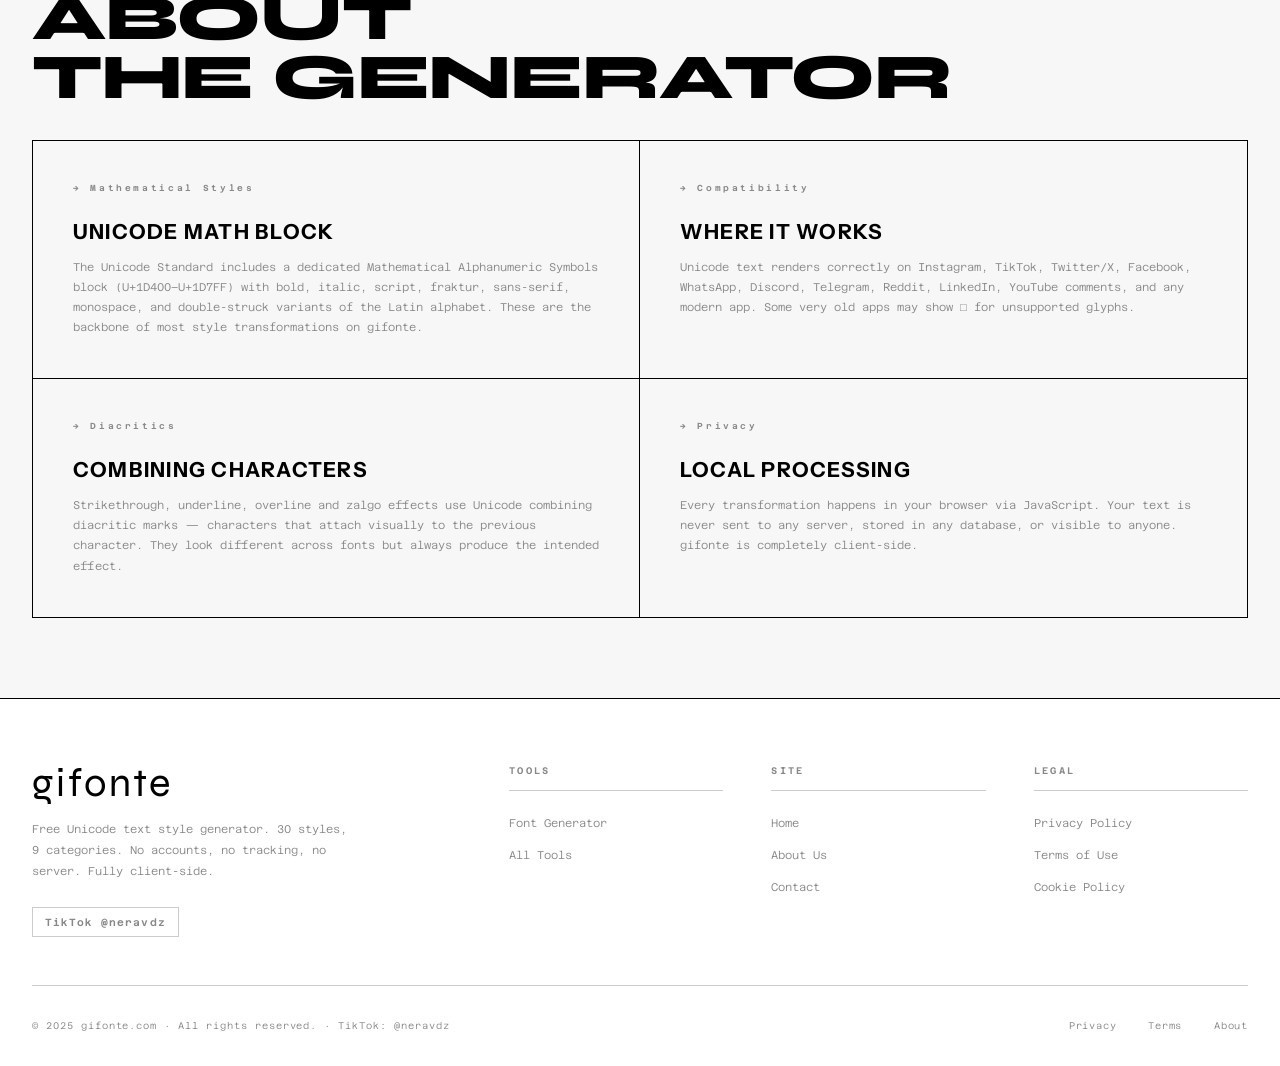
<file: font.html>
<!DOCTYPE html>
<html lang="en" data-theme="light">
<head>
  <meta charset="UTF-8" />
  <meta name="viewport" content="width=device-width, initial-scale=1.0" />
  <title>Font Generator — 30 Unicode Styles | gifonte.com</title>
  <meta name="description" content="Free online font generator. Transform any text into 30 unique Unicode styles: bold, italic, script, fraktur, circled, zalgo glitch, and more." />
  <meta name="keywords" content="font generator, unicode text generator, fancy text, bold text generator, copy paste fonts" />
  <link rel="stylesheet" href="css/style.css" />
  <link rel="stylesheet" href="css/font.css" />
</head>
<body>

  <!-- ══ NAVIGATION ══════════════════════════ -->
  <nav class="nav">
    <a class="nav__logo" href="index.html">
      gifonte
      <span>BETA</span>
    </a>

    <div class="nav__links">
      <a href="index.html#hero">Home</a>
      <a href="index.html#tools">Tools</a>
      <a href="index.html#features">Features</a>
      <a href="index.html#about">About</a>
      <a href="index.html#how">How It Works</a>
      <a href="index.html#contact">Contact</a>
      <a href="privacy.html">Privacy</a>
      <a href="about.html">About Us</a>
    </div>

    <div class="nav__right">
      <button class="btn-theme" id="btnTheme" title="Toggle dark mode">◐</button>
      <button class="nav__hamburger" id="hamburger" aria-label="Menu">
        <span></span><span></span><span></span>
      </button>
    </div>
  </nav>

  <!-- Mobile menu -->
  <div class="nav__mobile" id="mobileMenu">
    <a href="index.html">Home</a>
    <a href="index.html#tools">Tools</a>
    <a href="index.html#features">Features</a>
    <a href="index.html#about">About</a>
    <a href="index.html#how">How It Works</a>
    <a href="index.html#contact">Contact</a>
    <a href="privacy.html">Privacy</a>
    <a href="about.html">About Us</a>
  </div>

  <!-- ══ GENERATOR HERO ══════════════════════ -->
  <div class="gen-hero">

    <!-- Left: Title + controls -->
    <div class="gen-hero__left">
      <div>
        <div class="gen-hero__eyebrow">Font Generator · 30 Styles</div>
        <h1 class="gen-hero__title">
          FONT<br>GENE<br>RATOR
        </h1>
      </div>

      <div class="gen-hero__bottom">
        <div class="gen-hero__bottom-stat">
          <strong>30</strong>
          <span>Styles</span>
        </div>
        <div class="gen-hero__bottom-stat">
          <strong>9</strong>
          <span>Categories</span>
        </div>
        <div class="gen-hero__bottom-stat">
          <strong>Free</strong>
          <span>Forever</span>
        </div>
      </div>
    </div>

    <!-- Right: Input + info -->
    <div class="gen-hero__right">
      <img src="assets/bust.png" class="bust-ghost" alt="" aria-hidden="true" />

      <div class="gen-input-label">Type your text</div>
      <div class="gen-input-wrap">
        <textarea
          id="mainInput"
          placeholder="Type here..."
          spellcheck="false"
          autocomplete="off"
          rows="3"
          maxlength="200"
        ></textarea>
      </div>

      <div class="gen-controls">
        <button class="btn btn--fill" id="btnGenerate">→ Generate</button>
        <button class="btn" id="btnCopyAll">Copy All</button>
        <button class="btn" id="btnClear">Clear</button>
      </div>

      <div class="gen-info">
        <strong>How to use:</strong> Type any text above and all 30 font styles will update instantly.
        Click any result row or the COPY button to copy that style to your clipboard.
        Works on Instagram, TikTok, Twitter, Discord, and anywhere Unicode is supported.
      </div>

      <div class="gen-info" style="margin-top:0; border-top: none;">
        <strong>What are Unicode fonts?</strong> These are not actual fonts — they are special Unicode
        characters that look like styled letters. They render the same on every device and platform.
        No font installation needed.
      </div>
    </div>
  </div>

  <!-- ══ RESULTS ═════════════════════════════ -->
  <div class="results-section">

    <!-- Header -->
    <div class="results-section__header">
      <div class="results-section__title">RESULTS</div>
      <div id="styleCount" class="results-section__count">30 STYLES</div>
    </div>

    <!-- Filter bar -->
    <div class="filter-bar" id="filterBar"></div>

    <!-- Grid -->
    <div id="resultsGrid"></div>

  </div>

  <!-- ══ INFO SECTION ════════════════════════ -->
  <section class="section" id="info" style="border-top: 1px solid var(--border); background: var(--card-bg);">
    <div class="section__label">About This Tool</div>
    <h2 class="section__title" style="font-size: clamp(2rem, 5vw, 4rem);">ABOUT<br>THE GENERATOR</h2>

    <div class="features-grid" style="margin-top: 2rem;">
      <div class="feature-item">
        <div class="feature-item__num">→ Mathematical Styles</div>
        <div class="feature-item__title">Unicode Math Block</div>
        <div class="feature-item__text">
          The Unicode Standard includes a dedicated Mathematical Alphanumeric Symbols block (U+1D400–U+1D7FF)
          with bold, italic, script, fraktur, sans-serif, monospace, and double-struck variants of the Latin alphabet.
          These are the backbone of most style transformations on gifonte.
        </div>
      </div>
      <div class="feature-item">
        <div class="feature-item__num">→ Compatibility</div>
        <div class="feature-item__title">Where It Works</div>
        <div class="feature-item__text">
          Unicode text renders correctly on Instagram, TikTok, Twitter/X, Facebook, WhatsApp, Discord, Telegram,
          Reddit, LinkedIn, YouTube comments, and any modern app. Some very old apps may show □ for unsupported glyphs.
        </div>
      </div>
      <div class="feature-item">
        <div class="feature-item__num">→ Diacritics</div>
        <div class="feature-item__title">Combining Characters</div>
        <div class="feature-item__text">
          Strikethrough, underline, overline and zalgo effects use Unicode combining diacritic marks —
          characters that attach visually to the previous character. They look different across fonts
          but always produce the intended effect.
        </div>
      </div>
      <div class="feature-item">
        <div class="feature-item__num">→ Privacy</div>
        <div class="feature-item__title">Local Processing</div>
        <div class="feature-item__text">
          Every transformation happens in your browser via JavaScript. Your text is never sent to any
          server, stored in any database, or visible to anyone. gifonte is completely client-side.
        </div>
      </div>
    </div>
  </section>

  <!-- ══ FOOTER ════════════════════════════════ -->
  <footer class="footer">
    <div class="footer__top">
      <div>
        <div class="footer__brand">gifonte</div>
        <p class="footer__desc">
          Free Unicode text style generator. 30 styles, 9 categories.
          No accounts, no tracking, no server. Fully client-side.
        </p>
        <div class="footer__social" style="margin-top: 1.5rem;">
          <a href="https://tiktok.com/@neravdz" target="_blank" rel="noopener noreferrer">TikTok @neravdz</a>
        </div>
      </div>

      <div>
        <div class="footer__heading">Tools</div>
        <ul class="footer__list">
          <li><a href="font.html">Font Generator</a></li>
          <li><a href="index.html#tools">All Tools</a></li>
        </ul>
      </div>

      <div>
        <div class="footer__heading">Site</div>
        <ul class="footer__list">
          <li><a href="index.html">Home</a></li>
          <li><a href="about.html">About Us</a></li>
          <li><a href="index.html#contact">Contact</a></li>
        </ul>
      </div>

      <div>
        <div class="footer__heading">Legal</div>
        <ul class="footer__list">
          <li><a href="privacy.html">Privacy Policy</a></li>
          <li><a href="terms.html">Terms of Use</a></li>
          <li><a href="cookies.html">Cookie Policy</a></li>
        </ul>
      </div>
    </div>

    <div class="footer__bottom">
      <div class="footer__copy">
        © 2025 gifonte.com · All rights reserved. · TikTok: @neravdz
      </div>
      <div class="footer__legal">
        <a href="privacy.html">Privacy</a>
        <a href="terms.html">Terms</a>
        <a href="about.html">About</a>
      </div>
    </div>
  </footer>

  <div id="toast"></div>

  <script src="js/main.js"></script>
  <script src="js/font.js"></script>
</body>
</html>
</file>
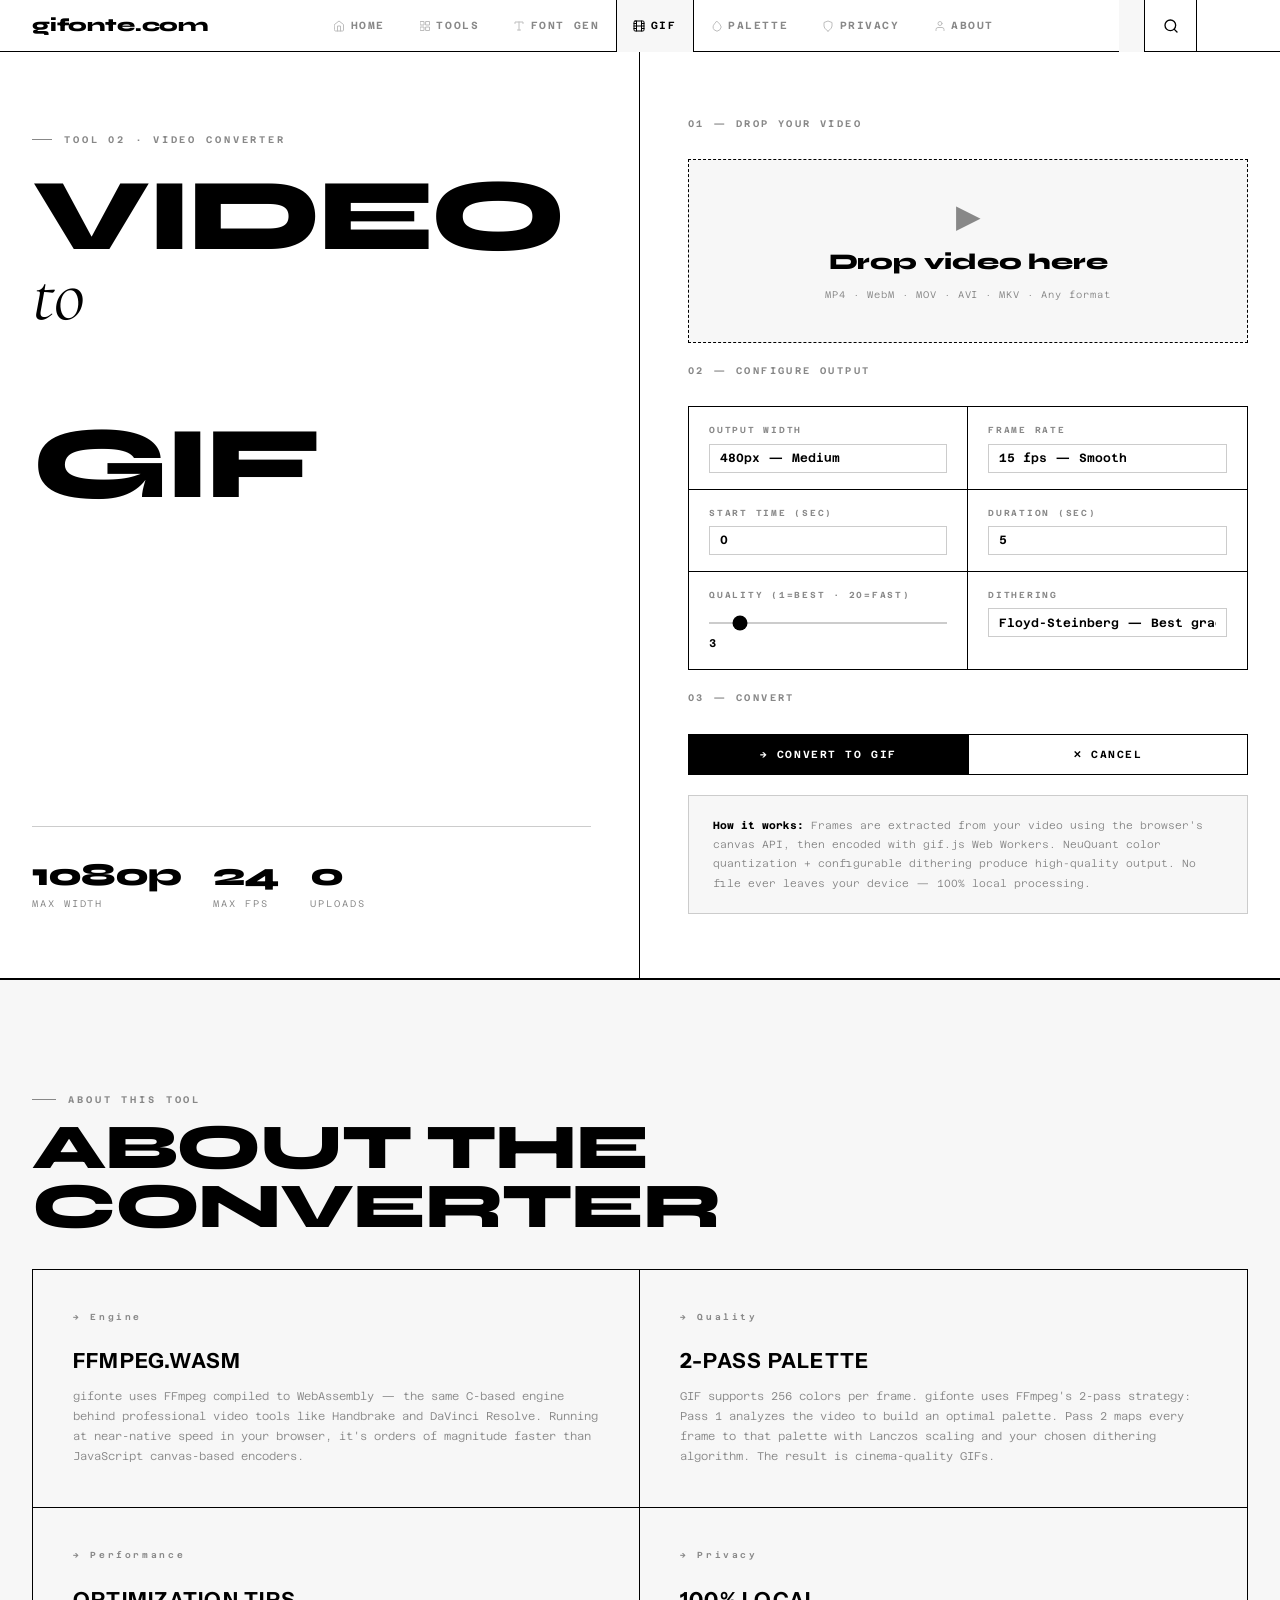
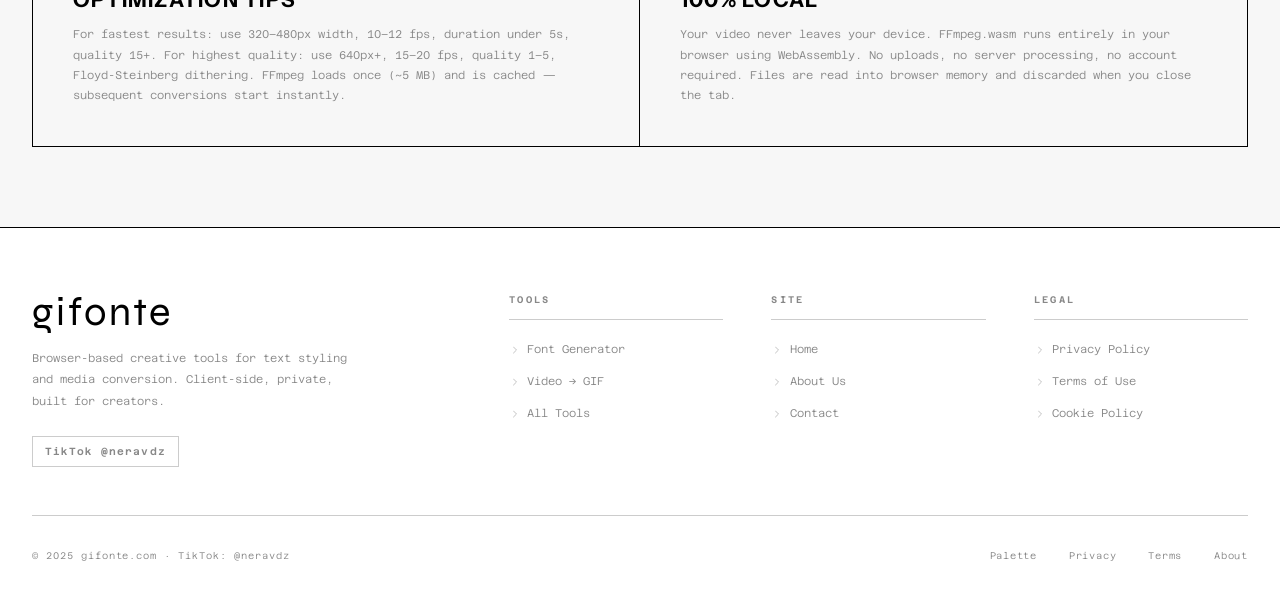
<file: gif.html>
<!DOCTYPE html>
<html lang="en" data-theme="light">
<head>
  <meta charset="UTF-8" />
  <meta name="viewport" content="width=device-width, initial-scale=1.0" />
  <title>Video to GIF Converter | gifonte.com</title>
  <meta name="description" content="Convert any video to a high-quality GIF in your browser. No uploads, no server. Control FPS, size, duration and quality. gifonte.com" />
  <meta name="keywords" content="video to gif, gif converter, mp4 to gif, gif maker online, no upload gif converter" />
  <link rel="stylesheet" href="css/style.css" />
  <link rel="stylesheet" href="css/gif.css" />
</head>
<body>

  <!-- ══ NAVIGATION ══════════════════════════ -->
    <nav class="nav">
    <a class="nav__logo" href="index.html">gifonte.com</a>
    <div class="nav__links">
      <a href="index.html#hero"><span class="icon icon--sm"><svg viewBox="0 0 24 24"><path d="M3 9l9-7 9 7v11a2 2 0 01-2 2H5a2 2 0 01-2-2z"/><polyline points="9 22 9 12 15 12 15 22"/></svg></span> Home</a>
      <a href="index.html#tools"><span class="icon icon--sm"><svg viewBox="0 0 24 24"><rect x="3" y="3" width="7" height="7"/><rect x="14" y="3" width="7" height="7"/><rect x="3" y="14" width="7" height="7"/><rect x="14" y="14" width="7" height="7"/></svg></span> Tools</a>
      <a href="font.html"><span class="icon icon--sm"><svg viewBox="0 0 24 24"><polyline points="4 7 4 4 20 4 20 7"/><line x1="9" y1="20" x2="15" y2="20"/><line x1="12" y1="4" x2="12" y2="20"/></svg></span> Font Gen</a>
      <a href="gif.html" class="active"><span class="icon icon--sm"><svg viewBox="0 0 24 24"><rect x="2" y="2" width="20" height="20" rx="2.18"/><line x1="7" y1="2" x2="7" y2="22"/><line x1="17" y1="2" x2="17" y2="22"/><line x1="2" y1="12" x2="22" y2="12"/><line x1="2" y1="7" x2="7" y2="7"/><line x1="2" y1="17" x2="7" y2="17"/><line x1="17" y1="17" x2="22" y2="17"/><line x1="17" y1="7" x2="22" y2="7"/></svg></span> GIF</a>
      <a href="palette.html"><span class="icon icon--sm"><svg viewBox="0 0 24 24"><path d="M12 2.69l5.66 5.66a8 8 0 11-11.31 0z"/></svg></span> Palette</a>
      <a href="privacy.html"><span class="icon icon--sm"><svg viewBox="0 0 24 24"><path d="M12 22s8-4 8-10V5l-8-3-8 3v7c0 6 8 10 8 10z"/></svg></span> Privacy</a>
      <a href="about.html"><span class="icon icon--sm"><svg viewBox="0 0 24 24"><path d="M20 21v-2a4 4 0 00-4-4H8a4 4 0 00-4 4v2"/><circle cx="12" cy="7" r="4"/></svg></span> About</a>
    </div>
    <div class="nav__right">
      <div class="nav__search" id="navSearch">
        <input class="nav__search-input" id="searchInput" type="text" placeholder="Search tools..." autocomplete="off" />
        <div class="search-results" id="searchResults">
          <a href="font.html" class="search-result-item"><span class="icon icon--sm"><svg viewBox="0 0 24 24"><polyline points="4 7 4 4 20 4 20 7"/><line x1="9" y1="20" x2="15" y2="20"/><line x1="12" y1="4" x2="12" y2="20"/></svg></span><div><strong>Font Generator</strong><span>30 Unicode text styles</span></div></a>
      <a href="gif.html" class="search-result-item"><span class="icon icon--sm"><svg viewBox="0 0 24 24"><rect x="2" y="2" width="20" height="20" rx="2.18"/><line x1="7" y1="2" x2="7" y2="22"/><line x1="17" y1="2" x2="17" y2="22"/><line x1="2" y1="12" x2="22" y2="12"/><line x1="2" y1="7" x2="7" y2="7"/><line x1="2" y1="17" x2="7" y2="17"/><line x1="17" y1="17" x2="22" y2="17"/><line x1="17" y1="7" x2="22" y2="7"/></svg></span><div><strong>Video → GIF</strong><span>Convert video to GIF</span></div></a>
      <a href="palette.html" class="search-result-item"><span class="icon icon--sm"><svg viewBox="0 0 24 24"><path d="M12 2.69l5.66 5.66a8 8 0 11-11.31 0z"/></svg></span><div><strong>Color Palette</strong><span>Extract colors from images</span></div></a>
          <div class="search-no-results" id="searchNoResults" style="display:none">No results</div>
        </div>
        <button class="nav__search-btn" id="searchBtn" title="Search"><span class="icon icon--md"><svg viewBox="0 0 24 24"><circle cx="11" cy="11" r="8"/><line x1="21" y1="21" x2="16.65" y2="16.65"/></svg></span></button>
      </div>
      <button class="btn-theme" id="btnTheme" title="Toggle dark mode">
        <span class="icon icon--md icon-sun"><svg viewBox="0 0 24 24"><circle cx="12" cy="12" r="5"/><line x1="12" y1="1" x2="12" y2="3"/><line x1="12" y1="21" x2="12" y2="23"/><line x1="4.22" y1="4.22" x2="5.64" y2="5.64"/><line x1="18.36" y1="18.36" x2="19.78" y2="19.78"/><line x1="1" y1="12" x2="3" y2="12"/><line x1="21" y1="12" x2="23" y2="12"/><line x1="4.22" y1="19.78" x2="5.64" y2="18.36"/><line x1="18.36" y1="5.64" x2="19.78" y2="4.22"/></svg></span>
        <span class="icon icon--md icon-moon"><svg viewBox="0 0 24 24"><path d="M21 12.79A9 9 0 1111.21 3 7 7 0 0021 12.79z"/></svg></span>
      </button>
      <button class="nav__hamburger" id="hamburger" aria-label="Menu"><span></span><span></span><span></span></button>
    </div>
  </nav>
  <div class="nav__mobile" id="mobileMenu">
    <a href="index.html#hero"><span class="icon icon--md"><svg viewBox="0 0 24 24"><path d="M3 9l9-7 9 7v11a2 2 0 01-2 2H5a2 2 0 01-2-2z"/><polyline points="9 22 9 12 15 12 15 22"/></svg></span> Home</a>
    <a href="index.html#tools"><span class="icon icon--md"><svg viewBox="0 0 24 24"><rect x="3" y="3" width="7" height="7"/><rect x="14" y="3" width="7" height="7"/><rect x="3" y="14" width="7" height="7"/><rect x="14" y="14" width="7" height="7"/></svg></span> Tools</a>
    <a href="font.html"><span class="icon icon--md"><svg viewBox="0 0 24 24"><polyline points="4 7 4 4 20 4 20 7"/><line x1="9" y1="20" x2="15" y2="20"/><line x1="12" y1="4" x2="12" y2="20"/></svg></span> Font Gen</a>
    <a href="gif.html"><span class="icon icon--md"><svg viewBox="0 0 24 24"><rect x="2" y="2" width="20" height="20" rx="2.18"/><line x1="7" y1="2" x2="7" y2="22"/><line x1="17" y1="2" x2="17" y2="22"/><line x1="2" y1="12" x2="22" y2="12"/><line x1="2" y1="7" x2="7" y2="7"/><line x1="2" y1="17" x2="7" y2="17"/><line x1="17" y1="17" x2="22" y2="17"/><line x1="17" y1="7" x2="22" y2="7"/></svg></span> GIF</a>
    <a href="palette.html"><span class="icon icon--md"><svg viewBox="0 0 24 24"><path d="M12 2.69l5.66 5.66a8 8 0 11-11.31 0z"/></svg></span> Palette</a>
    <a href="privacy.html"><span class="icon icon--md"><svg viewBox="0 0 24 24"><path d="M12 22s8-4 8-10V5l-8-3-8 3v7c0 6 8 10 8 10z"/></svg></span> Privacy</a>
    <a href="about.html"><span class="icon icon--md"><svg viewBox="0 0 24 24"><path d="M20 21v-2a4 4 0 00-4-4H8a4 4 0 00-4 4v2"/><circle cx="12" cy="7" r="4"/></svg></span> About</a>
  </div>

  <!-- ══ HERO ════════════════════════════════ -->
  <div class="gif-hero">
    <!-- Left panel -->
    <div class="gif-hero__left">
      <div>
        <div class="gif-hero__eyebrow">Tool 02 · Video Converter</div>
        <h1 class="gif-hero__title">
          VIDEO<br>
          <em>to</em><br>
          GIF
        </h1>
      </div>
      <div class="gif-hero__bottom">
        <div class="gif-hero__stat">
          <strong>1080p</strong>
          <span>Max Width</span>
        </div>
        <div class="gif-hero__stat">
          <strong>24</strong>
          <span>Max FPS</span>
        </div>
        <div class="gif-hero__stat">
          <strong>0</strong>
          <span>Uploads</span>
        </div>
      </div>
    </div>

    <!-- Right panel: upload + settings -->
    <div class="gif-hero__right">

      <!-- Upload -->
      <div class="upload-label">01 — Drop your video</div>
      <div class="drop-zone" id="dropZone">
        <input type="file" id="fileInput" accept="video/*" />
        <div class="drop-zone__icon">▶</div>
        <div class="drop-zone__text">Drop video here</div>
        <div class="drop-zone__sub">MP4 · WebM · MOV · AVI · MKV · Any format</div>
      </div>

      <!-- Video preview -->
      <div id="videoPreviewWrap">
        <video id="videoPreview" muted playsinline preload="metadata" controls></video>
        <div class="video-info">
          <span>Duration: <span id="videoDuration">—</span></span>
          <span>Resolution: <span id="videoRes">—</span></span>
          <span>Size: <span id="videoSize">—</span></span>
        </div>
      </div>

      <!-- Settings -->
      <div class="upload-label">02 — Configure output</div>
      <div class="settings-grid">

        <div class="setting-item">
          <label for="selWidth">Output width</label>
          <select id="selWidth">
            <option value="240">240px — Thumbnail</option>
            <option value="320">320px — Small</option>
            <option value="480" selected>480px — Medium</option>
            <option value="640">640px — Large</option>
            <option value="800">800px — Wide</option>
            <option value="1080">1080px — HD</option>
          </select>
        </div>

        <div class="setting-item">
          <label for="selFps">Frame rate</label>
          <select id="selFps">
            <option value="8">8 fps — Minimal</option>
            <option value="10">10 fps — Small file</option>
            <option value="12">12 fps — Balanced</option>
            <option value="15" selected>15 fps — Smooth</option>
            <option value="20">20 fps — High</option>
            <option value="24">24 fps — Cinema</option>
          </select>
        </div>

        <div class="setting-item">
          <label for="selStart">Start time (sec)</label>
          <input type="number" id="selStart" value="0" min="0" step="0.5" />
        </div>

        <div class="setting-item">
          <label for="selDuration">Duration (sec)</label>
          <input type="number" id="selDuration" value="5" min="1" max="20" step="0.5" />
        </div>

        <div class="setting-item">
          <label for="selQuality">Quality (1=best · 20=fast)</label>
          <input type="range" id="selQuality" min="1" max="20" value="3" data-unit="" />
          <span class="range-val">3</span>
        </div>

        <div class="setting-item">
          <label for="selDither">Dithering</label>
          <select id="selDither">
            <option value="none">None — Sharp / flat graphics</option>
            <option value="floyd_steinberg" selected>Floyd-Steinberg — Best gradients</option>
            <option value="bayer">Bayer — Fast, patterned</option>
            <option value="sierra2_4a">Sierra2 — Balanced</option>
          </select>
        </div>

      </div>

      <!-- Conversion lock banner -->
      <div id="conversionLockBanner">⏳ Converting — settings locked until done or cancelled</div>

      <!-- Error -->
      <div class="error-msg" id="errorMsg"></div>

      <!-- Controls -->
      <div class="upload-label">03 — Convert</div>
      <div class="gif-controls">
        <button class="btn btn--fill" id="btnConvert" disabled>→ Convert to GIF</button>
        <button class="btn" id="btnCancel">✕ Cancel</button>
      </div>

      <!-- Progress -->
      <div id="progressWrap">
        <div class="progress-header">
          <div class="progress-title">PROCESSING</div>
          <div class="progress-pct" id="progressPct">0%</div>
        </div>
        <div class="progress-bar-wrap">
          <div class="progress-bar-fill" id="progressFill"></div>
        </div>
        <div class="progress-phases">
          <div class="phase-item" data-phase="0">Init</div>
          <div class="phase-item" data-phase="1">Extract Frames</div>
          <div class="phase-item" data-phase="2">Quantize</div>
          <div class="phase-item" data-phase="3">Write GIF</div>
        </div>
        <div class="progress-log" id="progressLog">Initializing...</div>
      </div>

      <!-- Result -->
      <div id="resultWrap">
        <div class="result-preview-wrap">
          <img id="resultImg" alt="Generated GIF" />
        </div>
        <div class="result-meta">
          <div class="result-meta-item">
            <div class="result-meta-item__label">Dimensions</div>
            <div class="result-meta-item__val" id="resDimension">—</div>
          </div>
          <div class="result-meta-item">
            <div class="result-meta-item__label">Frames</div>
            <div class="result-meta-item__val" id="resFrames">—</div>
          </div>
          <div class="result-meta-item">
            <div class="result-meta-item__label">Frame Rate</div>
            <div class="result-meta-item__val" id="resFps">—</div>
          </div>
          <div class="result-meta-item">
            <div class="result-meta-item__label">File Size</div>
            <div class="result-meta-item__val" id="resSize">—</div>
          </div>
        </div>
        <div class="result-actions">
          <button class="btn btn--fill" id="btnDownload">↓ Download GIF</button>
          <button class="btn" id="btnNew">+ New Conversion</button>
        </div>
      </div>

      <!-- Info -->
      <div class="gif-info">
        <strong>How it works:</strong> Frames are extracted from your video using the browser's canvas API, then encoded with gif.js Web Workers. NeuQuant color quantization + configurable dithering produce high-quality output. No file ever leaves your device — 100% local processing.
      </div>

    </div><!-- /gif-hero__right -->
  </div><!-- /gif-hero -->

  <!-- ══ INFO SECTION ════════════════════════ -->
  <section class="section" id="info" style="border-top:1px solid var(--border);background:var(--card-bg);">
    <div class="section__label">About This Tool</div>
    <h2 class="section__title" style="font-size:clamp(2rem,5vw,4rem)">ABOUT THE<br>CONVERTER</h2>

    <div class="features-grid" style="margin-top:2rem">
      <div class="feature-item">
        <div class="feature-item__num">→ Engine</div>
        <div class="feature-item__title">FFmpeg.wasm</div>
        <div class="feature-item__text">
          gifonte uses FFmpeg compiled to WebAssembly — the same C-based engine behind professional video tools like Handbrake and DaVinci Resolve.
          Running at near-native speed in your browser, it's orders of magnitude faster than JavaScript canvas-based encoders.
        </div>
      </div>
      <div class="feature-item">
        <div class="feature-item__num">→ Quality</div>
        <div class="feature-item__title">2-Pass Palette</div>
        <div class="feature-item__text">
          GIF supports 256 colors per frame. gifonte uses FFmpeg's 2-pass strategy: Pass 1 analyzes the video to build an optimal palette.
          Pass 2 maps every frame to that palette with Lanczos scaling and your chosen dithering algorithm. The result is cinema-quality GIFs.
        </div>
      </div>
      <div class="feature-item">
        <div class="feature-item__num">→ Performance</div>
        <div class="feature-item__title">Optimization Tips</div>
        <div class="feature-item__text">
          For fastest results: use 320–480px width, 10–12 fps, duration under 5s, quality 15+.
          For highest quality: use 640px+, 15–20 fps, quality 1–5, Floyd-Steinberg dithering.
          FFmpeg loads once (~5 MB) and is cached — subsequent conversions start instantly.
        </div>
      </div>
      <div class="feature-item">
        <div class="feature-item__num">→ Privacy</div>
        <div class="feature-item__title">100% Local</div>
        <div class="feature-item__text">
          Your video never leaves your device. FFmpeg.wasm runs entirely in your browser using WebAssembly.
          No uploads, no server processing, no account required. Files are read into browser memory and discarded when you close the tab.
        </div>
      </div>
    </div>
  </section>

  <!-- ══ FOOTER ════════════════════════════════ -->
  <footer class="footer">
    <div class="footer__top">
      <div>
        <div class="footer__brand">gifonte</div>
        <p class="footer__desc">Browser-based creative tools for text styling and media conversion. Client-side, private, built for creators.</p>
        <div class="footer__social" style="margin-top:1.5rem">
          <a href="https://tiktok.com/@neravdz" target="_blank" rel="noopener noreferrer">TikTok @neravdz</a>
        </div>
      </div>
      <div>
        <div class="footer__heading">Tools</div>
        <ul class="footer__list">
          <li><a href="font.html"><span class="icon icon--sm"><svg viewBox="0 0 24 24"><polyline points="9 18 15 12 9 6"/></svg></span> Font Generator</a></li>
          <li><a href="gif.html"><span class="icon icon--sm"><svg viewBox="0 0 24 24"><polyline points="9 18 15 12 9 6"/></svg></span> Video → GIF</a></li>
          <li><a href="index.html#tools"><span class="icon icon--sm"><svg viewBox="0 0 24 24"><polyline points="9 18 15 12 9 6"/></svg></span> All Tools</a></li>
        </ul>
      </div>
      <div>
        <div class="footer__heading">Site</div>
        <ul class="footer__list">
          <li><a href="index.html"><span class="icon icon--sm"><svg viewBox="0 0 24 24"><polyline points="9 18 15 12 9 6"/></svg></span> Home</a></li>
          <li><a href="about.html"><span class="icon icon--sm"><svg viewBox="0 0 24 24"><polyline points="9 18 15 12 9 6"/></svg></span> About Us</a></li>
          <li><a href="index.html#contact"><span class="icon icon--sm"><svg viewBox="0 0 24 24"><polyline points="9 18 15 12 9 6"/></svg></span> Contact</a></li>
        </ul>
      </div>
      <div>
        <div class="footer__heading">Legal</div>
        <ul class="footer__list">
          <li><a href="privacy.html"><span class="icon icon--sm"><svg viewBox="0 0 24 24"><polyline points="9 18 15 12 9 6"/></svg></span> Privacy Policy</a></li>
          <li><a href="terms.html"><span class="icon icon--sm"><svg viewBox="0 0 24 24"><polyline points="9 18 15 12 9 6"/></svg></span> Terms of Use</a></li>
          <li><a href="cookies.html"><span class="icon icon--sm"><svg viewBox="0 0 24 24"><polyline points="9 18 15 12 9 6"/></svg></span> Cookie Policy</a></li>
        </ul>
      </div>
    </div>
    <div class="footer__bottom">
      <div class="footer__copy">© 2025 gifonte.com · TikTok: @neravdz</div>
      <div class="footer__legal">
        <a href="palette.html">Palette</a>
      <a href="privacy.html">Privacy</a>
        <a href="terms.html">Terms</a>
        <a href="about.html">About</a>
      </div>
    </div>
  </footer>

  <div id="toast"></div>
  <script src="js/main.js"></script>
  <script src="js/gif-converter.js"></script>
</body>
</html>
</file>
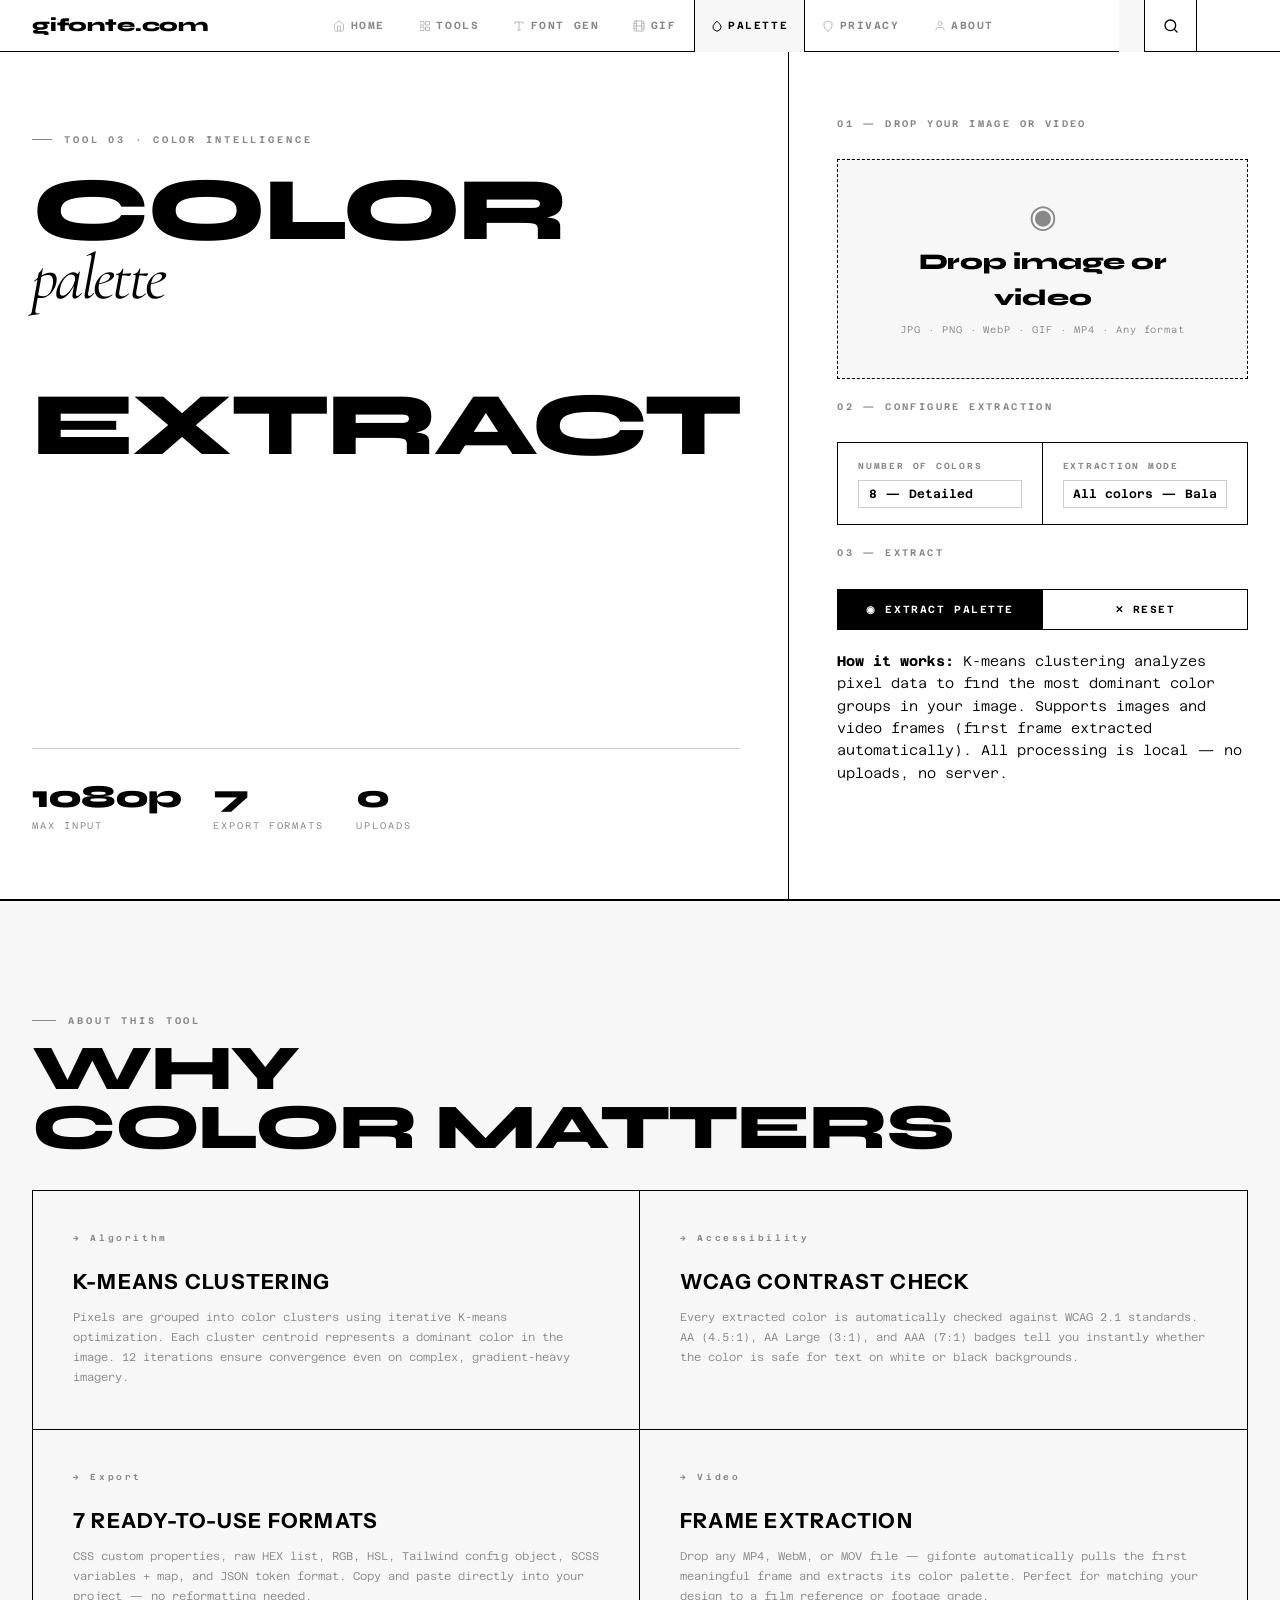
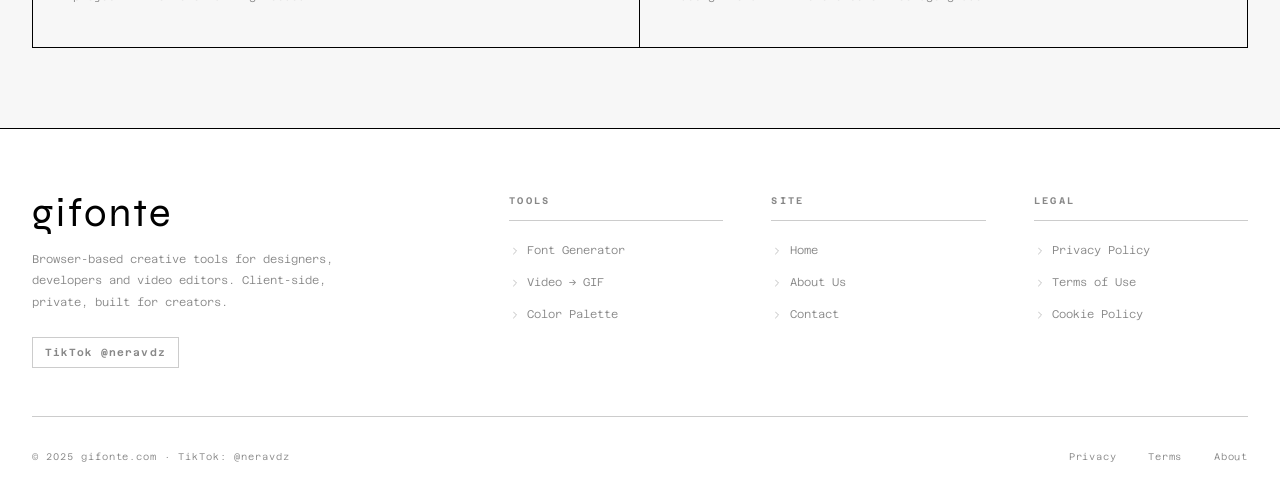
<file: palette.html>
<!DOCTYPE html>
<html lang="en" data-theme="light">
<head>
  <meta charset="UTF-8" />
  <meta name="viewport" content="width=device-width, initial-scale=1.0" />
  <title>Color Palette Extractor | gifonte.com</title>
  <meta name="description" content="Extract dominant colors from any image or video frame. Export as HEX, RGB, HSL, CSS variables, Tailwind, SCSS and JSON. gifonte.com" />
  <link rel="stylesheet" href="css/style.css" />
  <link rel="stylesheet" href="css/palette.css" />
</head>
<body>

  <!-- ══ NAV ══════════════════════════════════ -->
    <nav class="nav">
    <a class="nav__logo" href="index.html">gifonte.com</a>
    <div class="nav__links">
      <a href="index.html#hero"><span class="icon icon--sm"><svg viewBox="0 0 24 24"><path d="M3 9l9-7 9 7v11a2 2 0 01-2 2H5a2 2 0 01-2-2z"/><polyline points="9 22 9 12 15 12 15 22"/></svg></span> Home</a>
      <a href="index.html#tools"><span class="icon icon--sm"><svg viewBox="0 0 24 24"><rect x="3" y="3" width="7" height="7"/><rect x="14" y="3" width="7" height="7"/><rect x="3" y="14" width="7" height="7"/><rect x="14" y="14" width="7" height="7"/></svg></span> Tools</a>
      <a href="font.html"><span class="icon icon--sm"><svg viewBox="0 0 24 24"><polyline points="4 7 4 4 20 4 20 7"/><line x1="9" y1="20" x2="15" y2="20"/><line x1="12" y1="4" x2="12" y2="20"/></svg></span> Font Gen</a>
      <a href="gif.html"><span class="icon icon--sm"><svg viewBox="0 0 24 24"><rect x="2" y="2" width="20" height="20" rx="2.18"/><line x1="7" y1="2" x2="7" y2="22"/><line x1="17" y1="2" x2="17" y2="22"/><line x1="2" y1="12" x2="22" y2="12"/><line x1="2" y1="7" x2="7" y2="7"/><line x1="2" y1="17" x2="7" y2="17"/><line x1="17" y1="17" x2="22" y2="17"/><line x1="17" y1="7" x2="22" y2="7"/></svg></span> GIF</a>
      <a href="palette.html" class="active"><span class="icon icon--sm"><svg viewBox="0 0 24 24"><path d="M12 2.69l5.66 5.66a8 8 0 11-11.31 0z"/></svg></span> Palette</a>
      <a href="privacy.html"><span class="icon icon--sm"><svg viewBox="0 0 24 24"><path d="M12 22s8-4 8-10V5l-8-3-8 3v7c0 6 8 10 8 10z"/></svg></span> Privacy</a>
      <a href="about.html"><span class="icon icon--sm"><svg viewBox="0 0 24 24"><path d="M20 21v-2a4 4 0 00-4-4H8a4 4 0 00-4 4v2"/><circle cx="12" cy="7" r="4"/></svg></span> About</a>
    </div>
    <div class="nav__right">
      <div class="nav__search" id="navSearch">
        <input class="nav__search-input" id="searchInput" type="text" placeholder="Search tools..." autocomplete="off" />
        <div class="search-results" id="searchResults">
          <a href="font.html" class="search-result-item"><span class="icon icon--sm"><svg viewBox="0 0 24 24"><polyline points="4 7 4 4 20 4 20 7"/><line x1="9" y1="20" x2="15" y2="20"/><line x1="12" y1="4" x2="12" y2="20"/></svg></span><div><strong>Font Generator</strong><span>30 Unicode text styles</span></div></a>
      <a href="gif.html" class="search-result-item"><span class="icon icon--sm"><svg viewBox="0 0 24 24"><rect x="2" y="2" width="20" height="20" rx="2.18"/><line x1="7" y1="2" x2="7" y2="22"/><line x1="17" y1="2" x2="17" y2="22"/><line x1="2" y1="12" x2="22" y2="12"/><line x1="2" y1="7" x2="7" y2="7"/><line x1="2" y1="17" x2="7" y2="17"/><line x1="17" y1="17" x2="22" y2="17"/><line x1="17" y1="7" x2="22" y2="7"/></svg></span><div><strong>Video → GIF</strong><span>Convert video to GIF</span></div></a>
      <a href="palette.html" class="search-result-item"><span class="icon icon--sm"><svg viewBox="0 0 24 24"><path d="M12 2.69l5.66 5.66a8 8 0 11-11.31 0z"/></svg></span><div><strong>Color Palette</strong><span>Extract colors from images</span></div></a>
          <div class="search-no-results" id="searchNoResults" style="display:none">No results</div>
        </div>
        <button class="nav__search-btn" id="searchBtn" title="Search"><span class="icon icon--md"><svg viewBox="0 0 24 24"><circle cx="11" cy="11" r="8"/><line x1="21" y1="21" x2="16.65" y2="16.65"/></svg></span></button>
      </div>
      <button class="btn-theme" id="btnTheme" title="Toggle dark mode">
        <span class="icon icon--md icon-sun"><svg viewBox="0 0 24 24"><circle cx="12" cy="12" r="5"/><line x1="12" y1="1" x2="12" y2="3"/><line x1="12" y1="21" x2="12" y2="23"/><line x1="4.22" y1="4.22" x2="5.64" y2="5.64"/><line x1="18.36" y1="18.36" x2="19.78" y2="19.78"/><line x1="1" y1="12" x2="3" y2="12"/><line x1="21" y1="12" x2="23" y2="12"/><line x1="4.22" y1="19.78" x2="5.64" y2="18.36"/><line x1="18.36" y1="5.64" x2="19.78" y2="4.22"/></svg></span>
        <span class="icon icon--md icon-moon"><svg viewBox="0 0 24 24"><path d="M21 12.79A9 9 0 1111.21 3 7 7 0 0021 12.79z"/></svg></span>
      </button>
      <button class="nav__hamburger" id="hamburger" aria-label="Menu"><span></span><span></span><span></span></button>
    </div>
  </nav>
  <div class="nav__mobile" id="mobileMenu">
    <a href="index.html#hero"><span class="icon icon--md"><svg viewBox="0 0 24 24"><path d="M3 9l9-7 9 7v11a2 2 0 01-2 2H5a2 2 0 01-2-2z"/><polyline points="9 22 9 12 15 12 15 22"/></svg></span> Home</a>
    <a href="index.html#tools"><span class="icon icon--md"><svg viewBox="0 0 24 24"><rect x="3" y="3" width="7" height="7"/><rect x="14" y="3" width="7" height="7"/><rect x="3" y="14" width="7" height="7"/><rect x="14" y="14" width="7" height="7"/></svg></span> Tools</a>
    <a href="font.html"><span class="icon icon--md"><svg viewBox="0 0 24 24"><polyline points="4 7 4 4 20 4 20 7"/><line x1="9" y1="20" x2="15" y2="20"/><line x1="12" y1="4" x2="12" y2="20"/></svg></span> Font Gen</a>
    <a href="gif.html"><span class="icon icon--md"><svg viewBox="0 0 24 24"><rect x="2" y="2" width="20" height="20" rx="2.18"/><line x1="7" y1="2" x2="7" y2="22"/><line x1="17" y1="2" x2="17" y2="22"/><line x1="2" y1="12" x2="22" y2="12"/><line x1="2" y1="7" x2="7" y2="7"/><line x1="2" y1="17" x2="7" y2="17"/><line x1="17" y1="17" x2="22" y2="17"/><line x1="17" y1="7" x2="22" y2="7"/></svg></span> GIF</a>
    <a href="palette.html"><span class="icon icon--md"><svg viewBox="0 0 24 24"><path d="M12 2.69l5.66 5.66a8 8 0 11-11.31 0z"/></svg></span> Palette</a>
    <a href="privacy.html"><span class="icon icon--md"><svg viewBox="0 0 24 24"><path d="M12 22s8-4 8-10V5l-8-3-8 3v7c0 6 8 10 8 10z"/></svg></span> Privacy</a>
    <a href="about.html"><span class="icon icon--md"><svg viewBox="0 0 24 24"><path d="M20 21v-2a4 4 0 00-4-4H8a4 4 0 00-4 4v2"/><circle cx="12" cy="7" r="4"/></svg></span> About</a>
  </div>

  <!-- ══ HERO ═════════════════════════════════ -->
  <div class="pal-hero">

    <!-- Left -->
    <div class="pal-hero__left">
      <div>
        <div class="pal-hero__eyebrow">Tool 03 · Color Intelligence</div>
        <h1 class="pal-hero__title">
          COLOR<br>
          <em>palette</em><br>
          EXTRACT
        </h1>
      </div>
      <div class="pal-hero__bottom">
        <div class="pal-stat">
          <strong>1080p</strong>
          <span>Max Input</span>
        </div>
        <div class="pal-stat">
          <strong>7</strong>
          <span>Export Formats</span>
        </div>
        <div class="pal-stat">
          <strong>0</strong>
          <span>Uploads</span>
        </div>
      </div>
    </div>

    <!-- Right: upload + settings -->
    <div class="pal-hero__right">

      <div class="upload-label">01 — Drop your image or video</div>
      <div class="drop-zone" id="dropZone">
        <input type="file" id="fileInput" accept="image/*,video/*" />
        <div class="drop-zone__icon">◉</div>
        <div class="drop-zone__text">Drop image or video</div>
        <div class="drop-zone__sub">JPG · PNG · WebP · GIF · MP4 · Any format</div>
      </div>

      <!-- Preview -->
      <div id="previewWrap">
        <img id="previewImg" alt="Preview" />
        <div class="preview-info">
          <span id="previewName">—</span>
          <span>Res: <span id="previewDims">—</span></span>
          <span>Size: <span id="previewSize">—</span></span>
        </div>
      </div>

      <!-- Settings -->
      <div class="upload-label">02 — Configure extraction</div>
      <div class="settings-grid">
        <div class="setting-item">
          <label for="selCount">Number of colors</label>
          <select id="selCount">
            <option value="4">4 — Minimal</option>
            <option value="6">6 — Standard</option>
            <option value="8" selected>8 — Detailed</option>
            <option value="12">12 — Extended</option>
            <option value="16">16 — Full</option>
          </select>
        </div>
        <div class="setting-item">
          <label for="selMode">Extraction mode</label>
          <select id="selMode">
            <option value="all" selected>All colors — Balanced</option>
            <option value="vibrant">Vibrant — Saturated only</option>
            <option value="muted">Muted — Neutrals only</option>
          </select>
        </div>
      </div>

      <!-- Controls -->
      <div class="upload-label">03 — Extract</div>
      <div class="pal-controls">
        <button class="btn btn--fill" id="btnExtract" disabled>◉ Extract Palette</button>
        <button class="btn" id="btnReset">✕ Reset</button>
      </div>

      <!-- Info -->
      <div class="gif-info">
        <strong>How it works:</strong> K-means clustering analyzes pixel data to find the most dominant color groups in your image. Supports images and video frames (first frame extracted automatically). All processing is local — no uploads, no server.
      </div>

    </div>
  </div>

  <!-- ══ PALETTE OUTPUT ════════════════════════ -->
  <section id="paletteSection" class="palette-section">

    <div class="palette-section__header">
      <div>
        <div class="section__label" style="margin-bottom:0.5rem">Extracted Colors</div>
        <div class="palette-section__title">YOUR PALETTE</div>
        <div style="font-family:var(--font-mono);font-size:0.65rem;color:var(--gray);margin-top:0.4rem" id="extractedCount"></div>
      </div>
      <div class="palette-section__actions">
        <button class="btn" id="btnCopyAll">Copy All HEX</button>
      </div>
    </div>

    <!-- Color strip -->
    <div class="color-strip" id="colorStrip"></div>

    <!-- Empty state -->
    <div class="palette-empty" id="paletteEmpty">
      <div class="palette-empty__title">No palette yet</div>
      <div class="palette-empty__text">Upload an image and click Extract</div>
    </div>

    <!-- Cards grid -->
    <div class="colors-grid" id="colorsGrid"></div>

    <!-- Export panel -->
    <div class="export-panel" id="exportPanel">
      <div class="export-tabs">
        <button class="export-tab active" data-format="css">CSS Vars</button>
        <button class="export-tab" data-format="hex">HEX</button>
        <button class="export-tab" data-format="rgb">RGB</button>
        <button class="export-tab" data-format="hsl">HSL</button>
        <button class="export-tab" data-format="tailwind">Tailwind</button>
        <button class="export-tab" data-format="scss">SCSS</button>
        <button class="export-tab" data-format="json">JSON</button>
      </div>
      <div class="export-code">
        <pre id="exportPre"></pre>
        <button class="export-copy-btn" id="exportCopyBtn">Copy Code</button>
      </div>
    </div>

  </section>

  <!-- ══ INFO SECTION ══════════════════════════ -->
  <section class="section" style="border-top:1px solid var(--border);background:var(--card-bg);">
    <div class="section__label">About This Tool</div>
    <h2 class="section__title" style="font-size:clamp(2rem,5vw,4rem)">WHY<br>COLOR MATTERS</h2>
    <div class="features-grid" style="margin-top:2rem">
      <div class="feature-item">
        <div class="feature-item__num">→ Algorithm</div>
        <div class="feature-item__title">K-Means Clustering</div>
        <div class="feature-item__text">
          Pixels are grouped into color clusters using iterative K-means optimization.
          Each cluster centroid represents a dominant color in the image.
          12 iterations ensure convergence even on complex, gradient-heavy imagery.
        </div>
      </div>
      <div class="feature-item">
        <div class="feature-item__num">→ Accessibility</div>
        <div class="feature-item__title">WCAG Contrast Check</div>
        <div class="feature-item__text">
          Every extracted color is automatically checked against WCAG 2.1 standards.
          AA (4.5:1), AA Large (3:1), and AAA (7:1) badges tell you instantly
          whether the color is safe for text on white or black backgrounds.
        </div>
      </div>
      <div class="feature-item">
        <div class="feature-item__num">→ Export</div>
        <div class="feature-item__title">7 Ready-to-Use Formats</div>
        <div class="feature-item__text">
          CSS custom properties, raw HEX list, RGB, HSL, Tailwind config object,
          SCSS variables + map, and JSON token format. Copy and paste directly
          into your project — no reformatting needed.
        </div>
      </div>
      <div class="feature-item">
        <div class="feature-item__num">→ Video</div>
        <div class="feature-item__title">Frame Extraction</div>
        <div class="feature-item__text">
          Drop any MP4, WebM, or MOV file — gifonte automatically pulls the first
          meaningful frame and extracts its color palette. Perfect for matching
          your design to a film reference or footage grade.
        </div>
      </div>
    </div>
  </section>

  <!-- ══ FOOTER ════════════════════════════════ -->
  <footer class="footer">
    <div class="footer__top">
      <div>
        <div class="footer__brand">gifonte</div>
        <p class="footer__desc">Browser-based creative tools for designers, developers and video editors. Client-side, private, built for creators.</p>
        <div class="footer__social" style="margin-top:1.5rem">
          <a href="https://tiktok.com/@neravdz" target="_blank" rel="noopener noreferrer">TikTok @neravdz</a>
        </div>
      </div>
      <div>
        <div class="footer__heading">Tools</div>
        <ul class="footer__list">
          <li><a href="font.html"><span class="icon icon--sm"><svg viewBox="0 0 24 24"><polyline points="9 18 15 12 9 6"/></svg></span> Font Generator</a></li>
          <li><a href="gif.html"><span class="icon icon--sm"><svg viewBox="0 0 24 24"><polyline points="9 18 15 12 9 6"/></svg></span> Video → GIF</a></li>
          <li><a href="palette.html"><span class="icon icon--sm"><svg viewBox="0 0 24 24"><polyline points="9 18 15 12 9 6"/></svg></span> Color Palette</a></li>
        </ul>
      </div>
      <div>
        <div class="footer__heading">Site</div>
        <ul class="footer__list">
          <li><a href="index.html"><span class="icon icon--sm"><svg viewBox="0 0 24 24"><polyline points="9 18 15 12 9 6"/></svg></span> Home</a></li>
          <li><a href="about.html"><span class="icon icon--sm"><svg viewBox="0 0 24 24"><polyline points="9 18 15 12 9 6"/></svg></span> About Us</a></li>
          <li><a href="index.html#contact"><span class="icon icon--sm"><svg viewBox="0 0 24 24"><polyline points="9 18 15 12 9 6"/></svg></span> Contact</a></li>
        </ul>
      </div>
      <div>
        <div class="footer__heading">Legal</div>
        <ul class="footer__list">
          <li><a href="privacy.html"><span class="icon icon--sm"><svg viewBox="0 0 24 24"><polyline points="9 18 15 12 9 6"/></svg></span> Privacy Policy</a></li>
          <li><a href="terms.html"><span class="icon icon--sm"><svg viewBox="0 0 24 24"><polyline points="9 18 15 12 9 6"/></svg></span> Terms of Use</a></li>
          <li><a href="cookies.html"><span class="icon icon--sm"><svg viewBox="0 0 24 24"><polyline points="9 18 15 12 9 6"/></svg></span> Cookie Policy</a></li>
        </ul>
      </div>
    </div>
    <div class="footer__bottom">
      <div class="footer__copy">© 2025 gifonte.com · TikTok: @neravdz</div>
      <div class="footer__legal">
        <a href="privacy.html">Privacy</a>
        <a href="terms.html">Terms</a>
        <a href="about.html">About</a>
      </div>
    </div>
  </footer>

  <div id="toast"></div>
  <script src="js/main.js"></script>
  <script src="js/palette.js"></script>
</body>
</html>
</file>
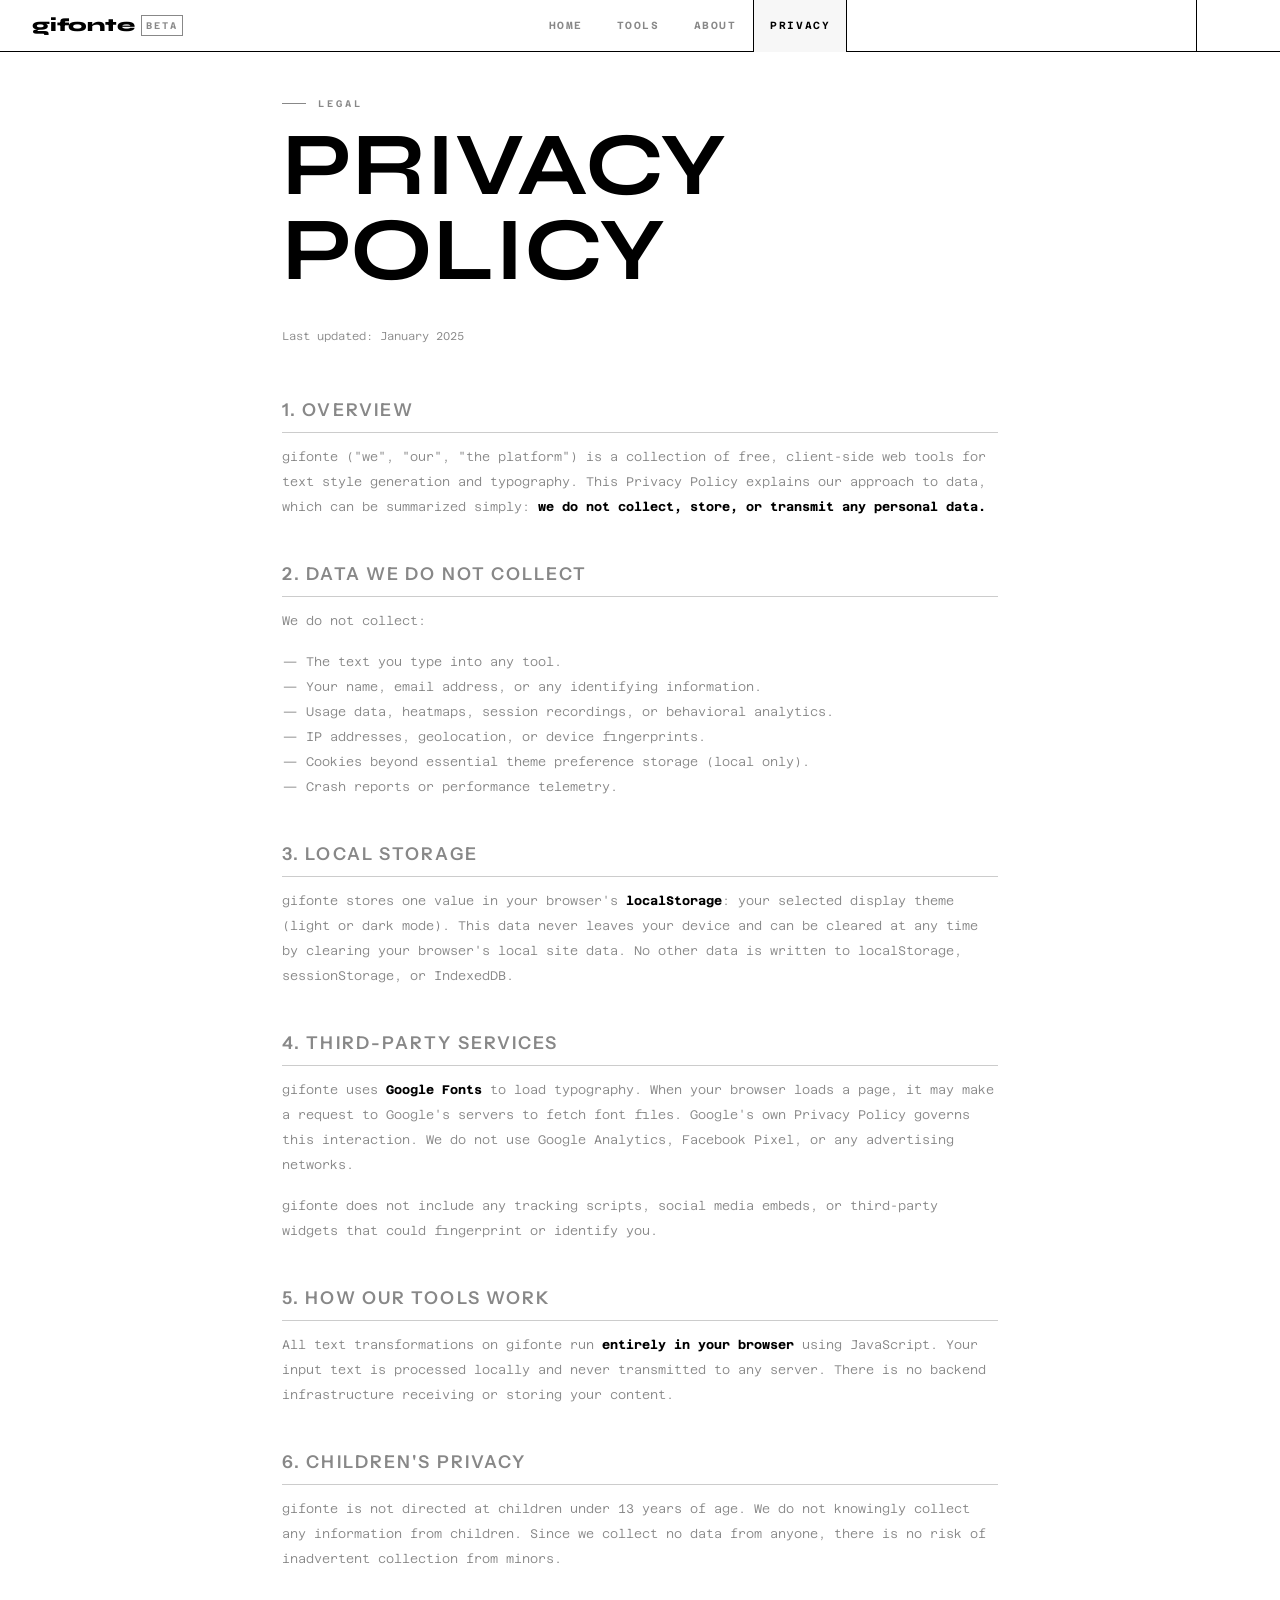
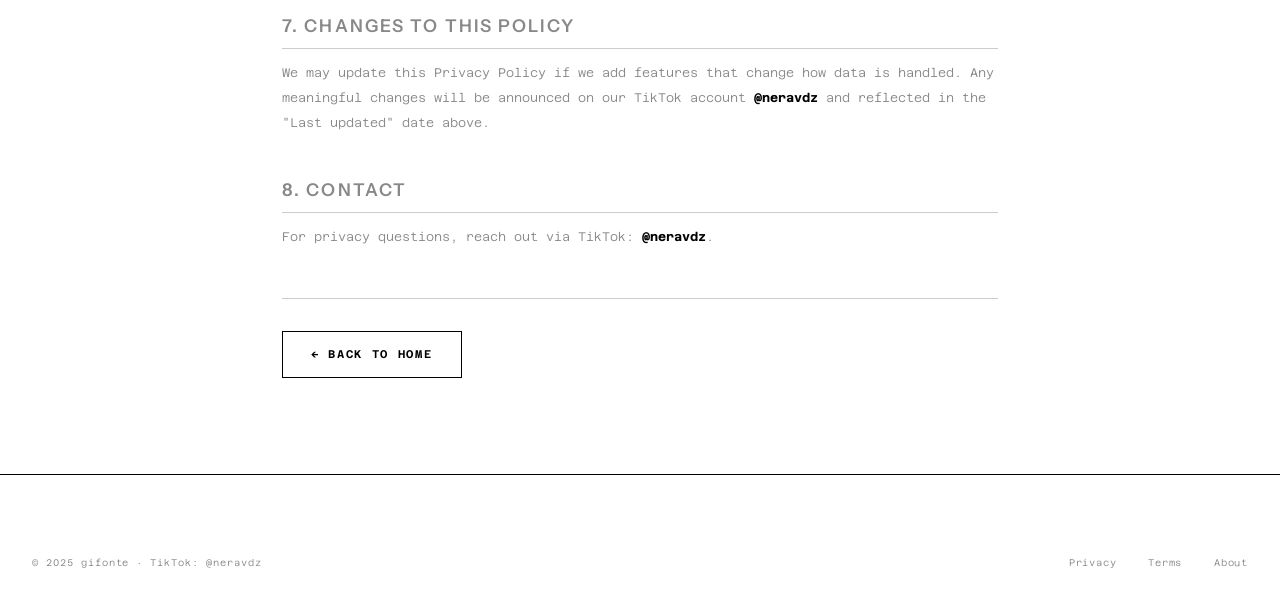
<file: privacy.html>
<!DOCTYPE html>
<html lang="en" data-theme="light">
<head>
  <meta charset="UTF-8" />
  <meta name="viewport" content="width=device-width, initial-scale=1.0" />
  <title>Privacy Policy | gifonte.com</title>
  <meta name="description" content="gifonte Privacy Policy — how we handle your data (spoiler: we don't collect any)." />
  <link rel="stylesheet" href="css/style.css" />
</head>
<body>

  <nav class="nav">
    <a class="nav__logo" href="index.html">gifonte <span>BETA</span></a>
    <div class="nav__links">
      <a href="index.html">Home</a>
      <a href="index.html#tools">Tools</a>
      <a href="about.html">About</a>
      <a href="privacy.html" class="active">Privacy</a>
    </div>
    <div class="nav__right">
      <button class="btn-theme" id="btnTheme">◐</button>
      <button class="nav__hamburger" id="hamburger"><span></span><span></span><span></span></button>
    </div>
  </nav>
  <div class="nav__mobile" id="mobileMenu">
    <a href="index.html">Home</a>
    <a href="index.html#tools">Tools</a>
    <a href="about.html">About</a>
    <a href="privacy.html">Privacy</a>
  </div>

  <div class="legal-block">
    <div class="section__label" style="padding-top:0">Legal</div>
    <h1>PRIVACY<br>POLICY</h1>
    <p style="color: var(--gray); font-size: 0.7rem; margin-bottom: 3rem;">Last updated: January 2025</p>

    <h2>1. Overview</h2>
    <p>
      gifonte ("we", "our", "the platform") is a collection of free, client-side web tools for text style generation and typography.
      This Privacy Policy explains our approach to data, which can be summarized simply:
      <strong>we do not collect, store, or transmit any personal data.</strong>
    </p>

    <h2>2. Data We Do Not Collect</h2>
    <p>We do not collect:</p>
    <p>
      — The text you type into any tool.<br>
      — Your name, email address, or any identifying information.<br>
      — Usage data, heatmaps, session recordings, or behavioral analytics.<br>
      — IP addresses, geolocation, or device fingerprints.<br>
      — Cookies beyond essential theme preference storage (local only).<br>
      — Crash reports or performance telemetry.
    </p>

    <h2>3. Local Storage</h2>
    <p>
      gifonte stores one value in your browser's <strong>localStorage</strong>: your selected display theme
      (light or dark mode). This data never leaves your device and can be cleared at any time by clearing
      your browser's local site data. No other data is written to localStorage, sessionStorage, or IndexedDB.
    </p>

    <h2>4. Third-Party Services</h2>
    <p>
      gifonte uses <strong>Google Fonts</strong> to load typography. When your browser loads a page,
      it may make a request to Google's servers to fetch font files. Google's own Privacy Policy governs
      this interaction. We do not use Google Analytics, Facebook Pixel, or any advertising networks.
    </p>
    <p>
      gifonte does not include any tracking scripts, social media embeds, or third-party widgets that
      could fingerprint or identify you.
    </p>

    <h2>5. How Our Tools Work</h2>
    <p>
      All text transformations on gifonte run <strong>entirely in your browser</strong> using JavaScript.
      Your input text is processed locally and never transmitted to any server. There is no backend
      infrastructure receiving or storing your content.
    </p>

    <h2>6. Children's Privacy</h2>
    <p>
      gifonte is not directed at children under 13 years of age. We do not knowingly collect any
      information from children. Since we collect no data from anyone, there is no risk of inadvertent
      collection from minors.
    </p>

    <h2>7. Changes to This Policy</h2>
    <p>
      We may update this Privacy Policy if we add features that change how data is handled. Any meaningful
      changes will be announced on our TikTok account <strong>@neravdz</strong> and reflected in the
      "Last updated" date above.
    </p>

    <h2>8. Contact</h2>
    <p>
      For privacy questions, reach out via TikTok: <strong>@neravdz</strong>.
    </p>

    <div style="margin-top: 3rem; padding-top: 2rem; border-top: 1px solid var(--gray-lt);">
      <a href="index.html" class="btn">← Back to Home</a>
    </div>
  </div>

  <footer class="footer" style="margin-top: 0; padding-top: 3rem;">
    <div class="footer__bottom">
      <div class="footer__copy">© 2025 gifonte · TikTok: @neravdz</div>
      <div class="footer__legal">
        <a href="privacy.html">Privacy</a>
        <a href="terms.html">Terms</a>
        <a href="about.html">About</a>
      </div>
    </div>
  </footer>

  <script src="js/main.js"></script>
</body>
</html>
</file>
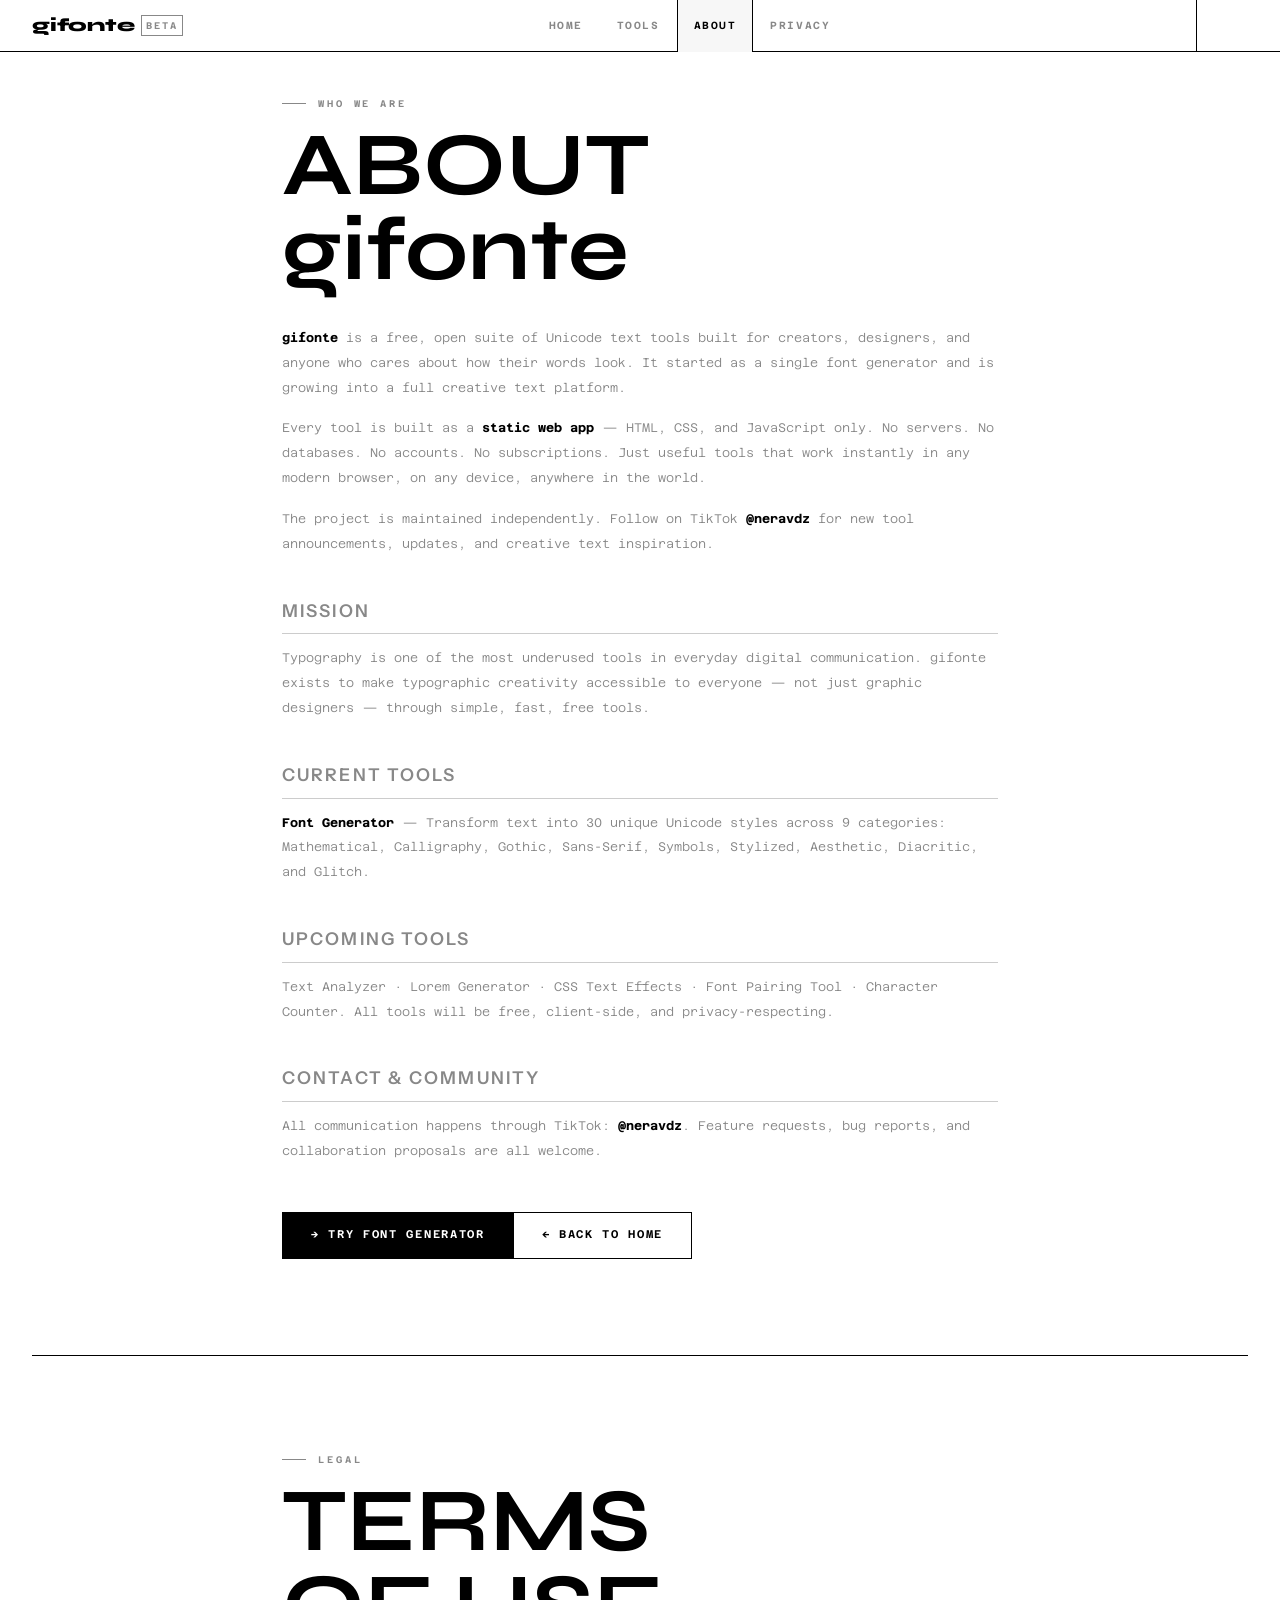
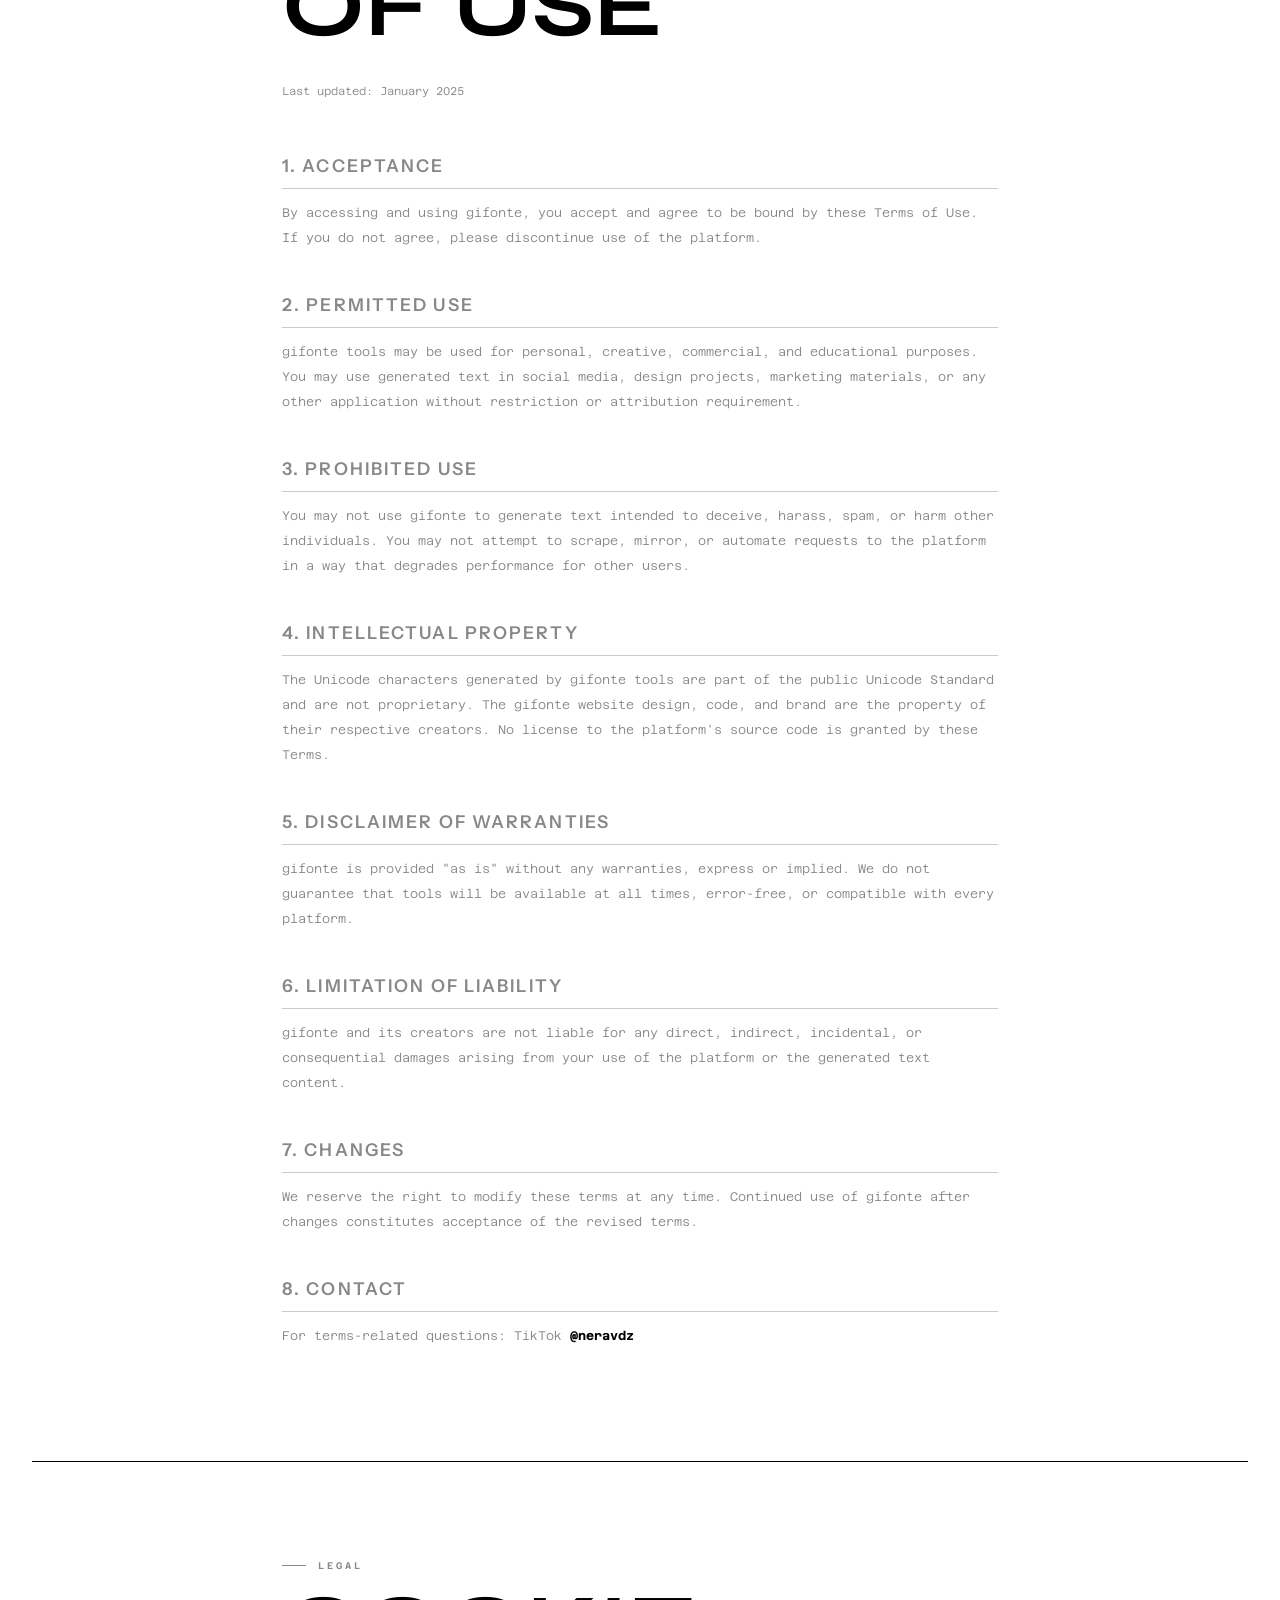
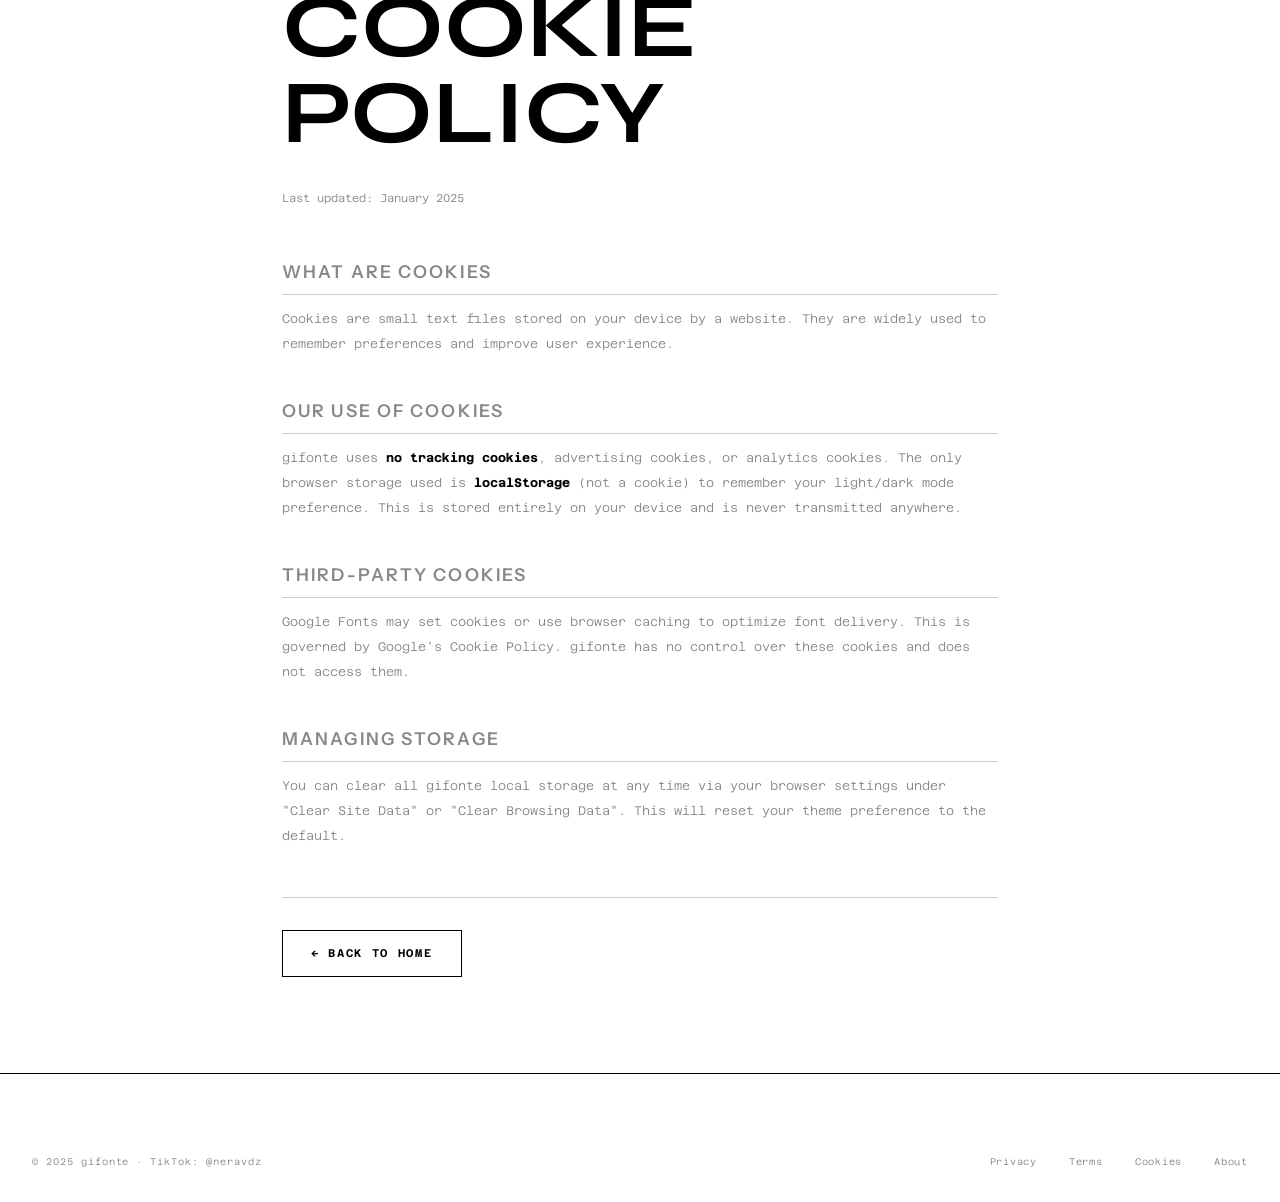
<file: terms.html>
<!DOCTYPE html>
<html><head><meta charset="UTF-8"><meta http-equiv="refresh" content="0;url=about.html#terms"><title>Terms of Use | FontCraft</title></head>
<body><script>window.location.href='about.html#terms';</script></body></html>
</file>
<file: css/style.css>
/* ═══════════════════════════════════════
   GIFONTE.COM — SHARED STYLES
   Editorial Brutalist · B&W · No Radius
═══════════════════════════════════════ */

@import url('https://fonts.googleapis.com/css2?family=Syne:wght@400;700;800&family=Instrument+Sans:ital,wght@0,400;0,600;1,400&family=Azeret+Mono:wght@300;400;600&family=Cormorant+Garamond:ital,wght@0,400;0,600;1,300;1,400;1,600&display=swap');

/* ── Variables ── */
:root {
  --bg:        #ffffff;
  --fg:        #000000;
  --gray:      #888888;
  --gray-lt:   #cccccc;
  --border:    #000000;
  --card-bg:   #f7f7f7;
  --card-hov:  #000000;
  --accent:    #000000;
  --bust-opacity: 0.07;
  --font-display: 'Syne', sans-serif;
  --font-head:    'Syne', sans-serif;
  --font-teko:    'Instrument Sans', sans-serif;
  --font-mono:    'Azeret Mono', monospace;
  --font-serif:   'Cormorant Garamond', serif;
}

[data-theme="dark"] {
  --bg:        #000000;
  --fg:        #ffffff;
  --gray:      #888888;
  --gray-lt:   #333333;
  --border:    #ffffff;
  --card-bg:   #0d0d0d;
  --card-hov:  #ffffff;
  --accent:    #ffffff;
  --bust-opacity: 0.06;
}

/* ── Reset ── */
*, *::before, *::after { box-sizing: border-box; margin: 0; padding: 0; }

html { scroll-behavior: smooth; font-size: 16px; }

body {
  background: var(--bg);
  color: var(--fg);
  font-family: var(--font-mono);
  font-weight: 300;
  font-size: 0.875rem;
  line-height: 1.6;
  transition: background 0.3s, color 0.3s;
  overflow-x: hidden;
}

a { color: inherit; text-decoration: none; }
img { display: block; max-width: 100%; }
ul { list-style: none; }
button { cursor: pointer; border: none; background: none; font-family: inherit; }

/* ── SCROLLBAR ── */
::-webkit-scrollbar { width: 3px; }
::-webkit-scrollbar-track { background: var(--bg); }
::-webkit-scrollbar-thumb { background: var(--fg); }

/* ── SELECTION ── */
::selection { background: var(--fg); color: var(--bg); }

/* ════════════════════════════════════
   NAVIGATION
════════════════════════════════════ */
.nav {
  position: fixed;
  top: 0; left: 0; right: 0;
  z-index: 1000;
  background: var(--bg);
  border-bottom: 1px solid var(--border);
  display: flex;
  align-items: center;
  justify-content: space-between;
  padding: 0 2rem;
  height: 52px;
  transition: background 0.3s;
}

.nav__logo {
  font-family: var(--font-display);
  font-size: 1.15rem;
  font-weight: 800;
  letter-spacing: -0.01em;
  display: flex;
  align-items: center;
  gap: 0.4rem;
}
.nav__logo span {
  font-family: var(--font-mono);
  font-size: 0.6rem;
  font-weight: 600;
  letter-spacing: 0.2em;
  color: var(--gray);
  text-transform: uppercase;
  padding: 2px 4px;
  border: 1px solid var(--gray);
}

.nav__links {
  display: flex;
  gap: 0;
}
.nav__links a {
  font-family: var(--font-mono);
  font-size: 0.65rem;
  font-weight: 600;
  letter-spacing: 0.15em;
  text-transform: uppercase;
  padding: 0 1rem;
  height: 52px;
  display: flex;
  align-items: center;
  border-left: 1px solid transparent;
  border-right: 1px solid transparent;
  transition: all 0.15s;
  color: var(--gray);
}
.nav__links a:hover,
.nav__links a.active {
  color: var(--fg);
  border-color: var(--border);
  background: var(--card-bg);
}

.nav__right {
  display: flex;
  align-items: center;
  gap: 0;
}

/* Dark mode toggle */
.btn-theme {
  width: 52px;
  height: 52px;
  display: flex;
  align-items: center;
  justify-content: center;
  border-left: 1px solid var(--border);
  font-size: 0.95rem;
  transition: background 0.15s;
  color: var(--fg);
}
.btn-theme:hover { background: var(--card-bg); }

/* Hamburger */
.nav__hamburger {
  display: none;
  flex-direction: column;
  gap: 5px;
  padding: 0 1rem;
  height: 52px;
  justify-content: center;
  border-left: 1px solid var(--border);
}
.nav__hamburger span {
  display: block;
  width: 20px;
  height: 1px;
  background: var(--fg);
  transition: all 0.2s;
}

/* Mobile menu */
.nav__mobile {
  display: none;
  position: fixed;
  top: 52px; left: 0; right: 0;
  background: var(--bg);
  border-bottom: 1px solid var(--border);
  z-index: 999;
  flex-direction: column;
}
.nav__mobile.open { display: flex; }
.nav__mobile a {
  font-family: var(--font-mono);
  font-size: 0.7rem;
  font-weight: 600;
  letter-spacing: 0.15em;
  text-transform: uppercase;
  padding: 1rem 2rem;
  border-bottom: 1px solid var(--gray-lt);
  color: var(--gray);
  transition: color 0.15s;
}
.nav__mobile a:hover { color: var(--fg); }

/* ════════════════════════════════════
   SECTION WRAPPER
════════════════════════════════════ */
.section {
  padding: 7rem 2rem 5rem;
}
.section--flush { padding-top: 5rem; }

.section__label {
  font-family: var(--font-mono);
  font-size: 0.6rem;
  font-weight: 600;
  letter-spacing: 0.3em;
  text-transform: uppercase;
  color: var(--gray);
  margin-bottom: 0.75rem;
  display: flex;
  align-items: center;
  gap: 0.75rem;
}
.section__label::before {
  content: '';
  display: block;
  width: 24px;
  height: 1px;
  background: var(--gray);
}

.section__title {
  font-family: var(--font-display);
  font-size: clamp(3rem, 8vw, 7rem);
  font-weight: 800;
  line-height: 0.92;
  letter-spacing: -0.02em;
  margin-bottom: 1rem;
}

.section__subtitle {
  font-family: var(--font-mono);
  font-size: 0.8rem;
  color: var(--gray);
  max-width: 480px;
  line-height: 1.8;
}

/* ════════════════════════════════════
   GRID — TOOL CARDS
════════════════════════════════════ */
.grid-tools {
  display: grid;
  grid-template-columns: repeat(3, 1fr);
  border-left: 1px solid var(--border);
  border-top: 1px solid var(--border);
  margin-top: 4rem;
}

.card-tool {
  border-right: 1px solid var(--border);
  border-bottom: 1px solid var(--border);
  padding: 2rem;
  position: relative;
  overflow: hidden;
  transition: background 0.2s, color 0.2s;
  display: flex;
  flex-direction: column;
  gap: 1rem;
  min-height: 260px;
}

.card-tool:hover:not(.card-tool--soon) {
  background: var(--fg);
  color: var(--bg);
}
.card-tool:hover:not(.card-tool--soon) .card-tool__tag,
.card-tool:hover:not(.card-tool--soon) .card-tool__desc { color: inherit; opacity: 0.65; }
.card-tool:hover:not(.card-tool--soon) .card-tool__arrow { transform: translate(4px, -4px); }

.card-tool--soon { cursor: default; }
.card-tool--soon .card-tool__title { color: var(--gray); }

.card-tool__num {
  font-family: var(--font-mono);
  font-size: 0.6rem;
  font-weight: 600;
  letter-spacing: 0.2em;
  color: var(--gray);
}

.card-tool__icon {
  font-size: 1.5rem;
  line-height: 1;
}

.card-tool__title {
  font-family: var(--font-display);
  font-size: clamp(1.4rem, 2.5vw, 2rem);
  letter-spacing: 0.04em;
  line-height: 1;
  margin-top: auto;
}

.card-tool__desc {
  font-family: var(--font-mono);
  font-size: 0.7rem;
  color: var(--gray);
  line-height: 1.7;
}

.card-tool__tag {
  font-family: var(--font-mono);
  font-size: 0.55rem;
  font-weight: 600;
  letter-spacing: 0.2em;
  text-transform: uppercase;
  color: var(--gray);
  padding: 3px 8px;
  border: 1px solid currentColor;
  width: fit-content;
}
.card-tool__tag--active { color: var(--fg); border-color: var(--fg); }

.card-tool__arrow {
  position: absolute;
  top: 2rem; right: 2rem;
  font-size: 1.1rem;
  transition: transform 0.2s;
}

/* ════════════════════════════════════
   BUTTONS
════════════════════════════════════ */
.btn {
  display: inline-flex;
  align-items: center;
  gap: 0.5rem;
  font-family: var(--font-mono);
  font-size: 0.7rem;
  font-weight: 600;
  letter-spacing: 0.15em;
  text-transform: uppercase;
  padding: 0.85rem 1.75rem;
  border: 1px solid var(--border);
  background: var(--bg);
  color: var(--fg);
  transition: background 0.15s, color 0.15s;
  cursor: pointer;
}
.btn:hover { background: var(--fg); color: var(--bg); }
.btn--fill { background: var(--fg); color: var(--bg); }
.btn--fill:hover { background: var(--bg); color: var(--fg); }

/* Dark mode explicit overrides — prevent inheritance issues */
[data-theme="dark"] .btn {
  background: var(--bg);
  color: var(--fg);
  border-color: var(--border);
}
[data-theme="dark"] .btn:hover {
  background: var(--fg);
  color: var(--bg);
}
[data-theme="dark"] .btn--fill {
  background: var(--fg);
  color: var(--bg);
}
[data-theme="dark"] .btn--fill:hover {
  background: var(--bg);
  color: var(--fg);
}

/* ════════════════════════════════════
   DIVIDER
════════════════════════════════════ */
.divider {
  border: none;
  border-top: 1px solid var(--border);
  margin: 0;
}

/* ════════════════════════════════════
   FOOTER
════════════════════════════════════ */
.footer {
  border-top: 1px solid var(--border);
  padding: 4rem 2rem 2rem;
}

.footer__top {
  display: grid;
  grid-template-columns: 2fr 1fr 1fr 1fr;
  gap: 3rem;
  padding-bottom: 3rem;
  border-bottom: 1px solid var(--gray-lt);
}

.footer__brand {
  font-family: var(--font-display);
  font-size: 2.5rem;
  letter-spacing: 0.06em;
  line-height: 1;
  margin-bottom: 1rem;
}

.footer__desc {
  font-family: var(--font-mono);
  font-size: 0.7rem;
  color: var(--gray);
  line-height: 1.9;
  max-width: 320px;
}

.footer__heading {
  font-family: var(--font-mono);
  font-size: 0.6rem;
  font-weight: 600;
  letter-spacing: 0.25em;
  text-transform: uppercase;
  color: var(--gray);
  margin-bottom: 1.25rem;
  padding-bottom: 0.75rem;
  border-bottom: 1px solid var(--gray-lt);
}

.footer__list { display: flex; flex-direction: column; gap: 0.6rem; }
.footer__list a {
  font-family: var(--font-mono);
  font-size: 0.7rem;
  color: var(--gray);
  transition: color 0.15s;
  display: inline-flex;
  align-items: center;
  gap: 0.5rem;
}
.footer__list a:hover { color: var(--fg); }
.footer__list a::before { content: '→'; font-size: 0.6rem; }

.footer__bottom {
  display: flex;
  align-items: center;
  justify-content: space-between;
  padding-top: 2rem;
  flex-wrap: wrap;
  gap: 1rem;
}

.footer__copy {
  font-family: var(--font-mono);
  font-size: 0.6rem;
  color: var(--gray);
  letter-spacing: 0.1em;
}

.footer__legal {
  display: flex;
  gap: 2rem;
}
.footer__legal a {
  font-family: var(--font-mono);
  font-size: 0.6rem;
  color: var(--gray);
  letter-spacing: 0.08em;
  transition: color 0.15s;
}
.footer__legal a:hover { color: var(--fg); }

.footer__social {
  display: flex;
  align-items: center;
  gap: 1rem;
}
.footer__social a {
  font-family: var(--font-mono);
  font-size: 0.65rem;
  color: var(--gray);
  font-weight: 600;
  letter-spacing: 0.1em;
  padding: 6px 12px;
  border: 1px solid var(--gray-lt);
  transition: all 0.15s;
}
.footer__social a:hover {
  border-color: var(--fg);
  color: var(--fg);
}

/* ════════════════════════════════════
   PRIVACY / ABOUT SECTIONS (inline)
════════════════════════════════════ */
.legal-block {
  max-width: 780px;
  margin: 0 auto;
  padding: 6rem 2rem;
}
.legal-block h1 {
  font-family: var(--font-display);
  font-size: clamp(3rem, 7vw, 6rem);
  line-height: 0.95;
  margin-bottom: 2rem;
}
.legal-block h2 {
  font-family: var(--font-teko);
  font-size: 1.1rem;
  font-weight: 600;
  letter-spacing: 0.12em;
  text-transform: uppercase;
  color: var(--gray);
  margin-top: 2.5rem;
  margin-bottom: 0.75rem;
  padding-bottom: 0.5rem;
  border-bottom: 1px solid var(--gray-lt);
}
.legal-block p {
  font-family: var(--font-mono);
  font-size: 0.78rem;
  color: var(--gray);
  line-height: 2;
  margin-bottom: 1rem;
}
.legal-block strong { color: var(--fg); }

/* ════════════════════════════════════
   MARQUEE
════════════════════════════════════ */
.marquee-wrap {
  border-top: 1px solid var(--border);
  border-bottom: 1px solid var(--border);
  overflow: hidden;
  padding: 0.9rem 0;
  background: var(--fg);
  color: var(--bg);
}
.marquee-track {
  display: flex;
  gap: 3rem;
  width: max-content;
  animation: marquee 28s linear infinite;
}
.marquee-track span {
  font-family: var(--font-display);
  font-size: 1rem;
  letter-spacing: 0.18em;
  white-space: nowrap;
  display: flex;
  align-items: center;
  gap: 2rem;
}
.marquee-track span::after {
  content: '✦';
  font-size: 0.5rem;
  opacity: 0.5;
}
@keyframes marquee {
  from { transform: translateX(0); }
  to   { transform: translateX(-50%); }
}

/* ════════════════════════════════════
   GHOST BUST ELEMENT
════════════════════════════════════ */
.bust-ghost {
  position: absolute;
  right: -2%;
  bottom: 0;
  height: 110%;
  opacity: var(--bust-opacity);
  pointer-events: none;
  filter: contrast(1.4) grayscale(1);
  mix-blend-mode: multiply;
  user-select: none;
}
[data-theme="dark"] .bust-ghost {
  mix-blend-mode: screen;
  filter: contrast(1.2) grayscale(1) invert(1);
}

/* ════════════════════════════════════
   FEATURES GRID
════════════════════════════════════ */
.features-grid {
  display: grid;
  grid-template-columns: 1fr 1fr;
  gap: 0;
  border: 1px solid var(--border);
  margin-top: 3rem;
}
.feature-item {
  padding: 2.5rem;
  border-right: 1px solid var(--border);
  border-bottom: 1px solid var(--border);
}
.feature-item:nth-child(2n) { border-right: none; }
.feature-item:nth-last-child(-n+2) { border-bottom: none; }

.feature-item__num {
  font-family: var(--font-mono);
  font-size: 0.55rem;
  font-weight: 600;
  letter-spacing: 0.3em;
  color: var(--gray);
  margin-bottom: 1.25rem;
}
.feature-item__title {
  font-family: var(--font-teko);
  font-size: 1.3rem;
  font-weight: 700;
  letter-spacing: 0.06em;
  text-transform: uppercase;
  margin-bottom: 0.6rem;
}
.feature-item__text {
  font-family: var(--font-mono);
  font-size: 0.7rem;
  color: var(--gray);
  line-height: 1.8;
}

/* ════════════════════════════════════
   STATS ROW
════════════════════════════════════ */
.stats-row {
  display: grid;
  grid-template-columns: repeat(4, 1fr);
  border-left: 1px solid var(--border);
  border-top: 1px solid var(--border);
}
.stat-item {
  border-right: 1px solid var(--border);
  border-bottom: 1px solid var(--border);
  padding: 2rem;
}
.stat-item__num {
  font-family: var(--font-display);
  font-size: 3.5rem;
  line-height: 1;
  margin-bottom: 0.4rem;
}
.stat-item__label {
  font-family: var(--font-mono);
  font-size: 0.6rem;
  font-weight: 600;
  letter-spacing: 0.2em;
  text-transform: uppercase;
  color: var(--gray);
}

/* ════════════════════════════════════
   RESPONSIVE
════════════════════════════════════ */
@media (max-width: 900px) {
  .nav__links { display: none; }
  .nav__hamburger { display: flex; }
  .grid-tools { grid-template-columns: 1fr 1fr; }
  .footer__top { grid-template-columns: 1fr 1fr; }
  .features-grid { grid-template-columns: 1fr; }
  .feature-item { border-right: none; }
  .feature-item:nth-last-child(-n+2) { border-bottom: 1px solid var(--border); }
  .feature-item:last-child { border-bottom: none; }
  .stats-row { grid-template-columns: 1fr 1fr; }
}

@media (max-width: 600px) {
  .section { padding: 6rem 1.25rem 4rem; }
  .nav { padding: 0 1.25rem; }
  .grid-tools { grid-template-columns: 1fr; }
  .footer { padding: 3rem 1.25rem 2rem; }
  .footer__top { grid-template-columns: 1fr; gap: 2rem; }
  .stats-row { grid-template-columns: 1fr 1fr; }
  .footer__bottom { flex-direction: column; align-items: flex-start; }
}

/* ════════════════════════════════════
   ICONS — SVG currentColor system
════════════════════════════════════ */
.icon {
  display: inline-flex;
  align-items: center;
  justify-content: center;
  width: 14px;
  height: 14px;
  flex-shrink: 0;
}
.icon svg {
  width: 100%;
  height: 100%;
  stroke: currentColor;
  fill: none;
  stroke-width: 2;
  stroke-linecap: round;
  stroke-linejoin: round;
}
.icon--sm  { width: 12px; height: 12px; }
.icon--md  { width: 16px; height: 16px; }
.icon--lg  { width: 20px; height: 20px; }
.icon--xl  { width: 28px; height: 28px; }

/* Nav icons */
.nav__links a {
  display: flex;
  align-items: center;
  gap: 0.35rem;
}
.nav__links a .icon { opacity: 0.55; }
.nav__links a:hover .icon,
.nav__links a.active .icon { opacity: 1; }

/* Mobile menu icons */
.nav__mobile a {
  display: flex;
  align-items: center;
  gap: 0.6rem;
}
.nav__mobile a .icon { opacity: 0.5; }
.nav__mobile a:hover .icon { opacity: 1; }

/* Search bar */
.nav__search {
  position: relative;
  display: flex;
  align-items: center;
}
.nav__search-input {
  width: 0;
  max-width: 0;
  background: var(--card-bg);
  border: none;
  border-left: 1px solid transparent;
  color: var(--fg);
  font-family: var(--font-mono);
  font-size: 0.65rem;
  letter-spacing: 0.1em;
  padding: 0 0.75rem;
  height: 52px;
  outline: none;
  transition: width 0.25s ease, max-width 0.25s ease, border-color 0.25s ease;
  overflow: hidden;
}
.nav__search.open .nav__search-input {
  width: 160px;
  max-width: 160px;
  border-left-color: var(--border);
}
.nav__search-btn {
  width: 52px;
  height: 52px;
  display: flex;
  align-items: center;
  justify-content: center;
  border-left: 1px solid var(--border);
  color: var(--fg);
  background: none;
  cursor: pointer;
  transition: background 0.15s;
  flex-shrink: 0;
}
.nav__search-btn:hover { background: var(--card-bg); }

/* Search results dropdown */
.search-results {
  position: absolute;
  top: 52px;
  right: 0;
  width: 220px;
  background: var(--bg);
  border: 1px solid var(--border);
  border-top: none;
  z-index: 1001;
  display: none;
}
.search-results.visible { display: block; }
.search-result-item {
  display: flex;
  align-items: center;
  gap: 0.75rem;
  padding: 0.75rem 1rem;
  border-bottom: 1px solid var(--gray-lt);
  font-family: var(--font-mono);
  font-size: 0.65rem;
  color: var(--fg);
  text-decoration: none;
  transition: background 0.1s;
}
.search-result-item:last-child { border-bottom: none; }
.search-result-item:hover { background: var(--card-bg); }
.search-result-item .icon { color: var(--gray); }
.search-result-item strong { color: var(--fg); display: block; }
.search-result-item span { color: var(--gray); font-size: 0.55rem; }
.search-no-results {
  padding: 1rem;
  font-family: var(--font-mono);
  font-size: 0.65rem;
  color: var(--gray);
  text-align: center;
}

/* Tool card SVG icons */
.card-tool__icon {
  font-size: 1.5rem;
  line-height: 1;
}
.card-tool__icon.svg-icon {
  font-size: 0;
  width: 28px;
  height: 28px;
  display: flex;
  align-items: center;
}
.card-tool__icon.svg-icon svg {
  width: 28px;
  height: 28px;
  stroke: currentColor;
  fill: none;
  stroke-width: 1.5;
  stroke-linecap: round;
  stroke-linejoin: round;
}
.card-tool:hover:not(.card-tool--soon) .card-tool__icon.svg-icon svg {
  stroke: var(--bg);
}

/* Arrow icon in card */
.card-tool__arrow-icon {
  position: absolute;
  top: 2rem;
  right: 2rem;
  width: 18px;
  height: 18px;
  transition: transform 0.2s;
}
.card-tool__arrow-icon svg {
  width: 100%;
  height: 100%;
  stroke: currentColor;
  fill: none;
  stroke-width: 2;
  stroke-linecap: round;
  stroke-linejoin: round;
}
.card-tool:hover:not(.card-tool--soon) .card-tool__arrow-icon {
  transform: translate(3px, -3px);
}

/* Footer list icons */
.footer__list a::before { display: none; } /* remove old arrow */
.footer__list a {
  gap: 0.4rem;
}
.footer__list a .icon { opacity: 0.5; transition: opacity 0.15s; }
.footer__list a:hover .icon { opacity: 1; }

/* Theme toggle icon */
.btn-theme { font-size: 0; } /* hide old ◐ char */
.btn-theme .icon { width: 16px; height: 16px; }
[data-theme="dark"] .icon-moon { display: none; }
[data-theme="light"] .icon-sun  { display: none; }
[data-theme="dark"] .icon-sun  { display: inline-flex; }

@media (max-width: 900px) {
  .nav__search { display: none; }
}
</file>
<file: css/compress.css>
/* ═══════════════════════════════════════════
   GIFONTE.COM — IMAGE COMPRESSOR CSS
   Tool 05 · Editorial Brutalist · B&W
═══════════════════════════════════════════ */

/* ── Hero Layout ──────────────────────────── */
.cmp-hero {
  padding-top: 52px;
  display: grid;
  grid-template-columns: 1fr 1.6fr;
  min-height: 100vh;
  border-bottom: 1px solid var(--border);
}
.cmp-hero__left {
  padding: 5rem 3rem 4rem 2rem;
  border-right: 1px solid var(--border);
  display: flex;
  flex-direction: column;
  justify-content: space-between;
  position: sticky;
  top: 52px;
  height: calc(100vh - 52px);
}
.cmp-hero__right {
  padding: 3rem 2.5rem 4rem;
  display: flex;
  flex-direction: column;
  gap: 0;
}
.cmp-hero__eyebrow {
  font-family: var(--font-mono);
  font-size: 0.6rem;
  font-weight: 600;
  letter-spacing: 0.3em;
  text-transform: uppercase;
  color: var(--gray);
  display: flex;
  align-items: center;
  gap: 0.75rem;
  margin-bottom: 1.5rem;
}
.cmp-hero__eyebrow::before { content:''; width:20px; height:1px; background:var(--gray); }
.cmp-hero__title {
  font-family: var(--font-display);
  font-size: clamp(3rem, 7vw, 7.5rem);
  font-weight: 800;
  line-height: 0.88;
  letter-spacing: -0.03em;
  flex: 1;
  display: flex;
  flex-direction: column;
  justify-content: center;
}
.cmp-hero__title em {
  font-family: var(--font-serif);
  font-style: italic;
  font-weight: 400;
  font-size: 0.73em;
  letter-spacing: -0.01em;
}
.cmp-hero__stats {
  display: flex;
  flex-direction: column;
  gap: 1.25rem;
  padding-top: 2rem;
  border-top: 1px solid var(--gray-lt);
}
.cmp-hero__stat strong {
  font-family: var(--font-display);
  font-size: 1.8rem;
  font-weight: 800;
  line-height: 1;
  letter-spacing: -0.03em;
  display: block;
  font-variant-numeric: tabular-nums;
}
.cmp-hero__stat span {
  font-family: var(--font-mono);
  font-size: 0.58rem;
  letter-spacing: 0.2em;
  text-transform: uppercase;
  color: var(--gray);
}

/* ── Drop Zone ───────────────────────────── */
.cmp-drop {
  position: relative;
  border: 1px dashed var(--border);
  background: var(--card-bg);
  padding: 3rem 2rem;
  text-align: center;
  cursor: pointer;
  transition: background 0.15s, border-color 0.15s, border-style 0.15s;
  margin-bottom: 0;
}
.cmp-drop:hover, .cmp-drop.drag-over {
  background: var(--fg);
  border-style: solid;
  border-color: var(--fg);
}
.cmp-drop:hover *:not(input), .cmp-drop.drag-over *:not(input) { color: var(--bg) !important; }
.cmp-drop.has-files { border-style: solid; border-color: var(--fg); }
.cmp-drop input[type="file"] {
  position: absolute; inset: 0; opacity: 0;
  cursor: pointer; width: 100%; height: 100%;
}
.cmp-drop__icon { color: var(--gray); margin-bottom: 0.75rem; transition: color 0.15s; }
.cmp-drop__title {
  font-family: var(--font-display);
  font-size: 1.6rem; font-weight: 800;
  letter-spacing: -0.02em; margin-bottom: 0.4rem;
  transition: color 0.15s;
}
.cmp-drop__sub {
  font-family: var(--font-mono);
  font-size: 0.6rem; color: var(--gray);
  letter-spacing: 0.1em; margin-bottom: 0.35rem;
  transition: color 0.15s;
}
.cmp-drop__hint {
  font-family: var(--font-mono);
  font-size: 0.58rem; color: var(--gray);
  letter-spacing: 0.08em; text-transform: uppercase;
  transition: color 0.15s;
}

/* ── Settings Panel ──────────────────────── */
.cmp-settings {
  display: none;
  flex-direction: column;
  border: 1px solid var(--border);
  border-top: none;
}
.cmp-settings.visible { display: flex; }

/* Presets */
.cmp-presets {
  display: flex;
  align-items: center;
  gap: 0;
  border-bottom: 1px solid var(--border);
  overflow-x: auto;
}
.cmp-presets::-webkit-scrollbar { height: 0; }
.cmp-presets__label {
  font-family: var(--font-mono);
  font-size: 0.55rem;
  font-weight: 600;
  letter-spacing: 0.2em;
  text-transform: uppercase;
  color: var(--gray);
  padding: 0.7rem 1rem;
  border-right: 1px solid var(--border);
  white-space: nowrap;
  flex-shrink: 0;
}
.cmp-preset-btn {
  font-family: var(--font-mono);
  font-size: 0.6rem;
  font-weight: 600;
  letter-spacing: 0.1em;
  text-transform: uppercase;
  padding: 0.7rem 1rem;
  border-right: 1px solid var(--gray-lt);
  border-bottom: none;
  background: none;
  color: var(--gray);
  cursor: pointer;
  white-space: nowrap;
  flex-shrink: 0;
  transition: all 0.12s;
}
.cmp-preset-btn:hover { color: var(--fg); background: var(--card-bg); }
.cmp-preset-btn.active { color: var(--fg); font-weight: 700; background: var(--card-bg); }

/* Section accordion */
.cmp-section { border-bottom: 1px solid var(--gray-lt); }
.cmp-section:last-of-type { border-bottom: none; }

.cmp-section__head {
  width: 100%;
  display: flex;
  align-items: center;
  gap: 0.75rem;
  padding: 0.9rem 1.25rem;
  cursor: pointer;
  background: none;
  color: var(--fg);
  transition: background 0.12s;
  text-align: left;
}
.cmp-section__head:hover { background: var(--card-bg); }

.cmp-section__title {
  font-family: var(--font-mono);
  font-size: 0.65rem;
  font-weight: 600;
  letter-spacing: 0.15em;
  text-transform: uppercase;
  flex: 1;
}
.cmp-section__val {
  font-family: var(--font-display);
  font-size: 0.85rem;
  font-weight: 700;
  letter-spacing: -0.01em;
  color: var(--gray);
}
.cmp-section__arrow {
  font-size: 0.8rem;
  color: var(--gray);
  transition: transform 0.2s;
  flex-shrink: 0;
}
.cmp-section__head.open .cmp-section__arrow { transform: rotate(180deg); }

.cmp-section__body {
  display: none;
  padding: 0.75rem 1.25rem 1.25rem;
  border-top: 1px solid var(--gray-lt);
  background: var(--card-bg);
  flex-direction: column;
  gap: 0.9rem;
}
.cmp-section__body.open { display: flex; }

/* Fields */
.cmp-row { display: flex; flex-direction: column; gap: 0.35rem; }
.cmp-row--cols { flex-direction: row; gap: 0.75rem; }
.cmp-row label, .cmp-field label {
  font-family: var(--font-mono);
  font-size: 0.58rem;
  font-weight: 600;
  letter-spacing: 0.18em;
  text-transform: uppercase;
  color: var(--gray);
}
.cmp-field { flex: 1; display: flex; flex-direction: column; gap: 0.3rem; }

.cmp-field select,
.cmp-field input[type="number"] {
  width: 100%;
  background: var(--bg);
  border: 1px solid var(--gray-lt);
  color: var(--fg);
  font-family: var(--font-mono);
  font-size: 0.72rem;
  font-weight: 600;
  padding: 0.45rem 0.6rem;
  outline: none;
  appearance: none;
  -webkit-appearance: none;
  transition: border-color 0.12s;
  cursor: pointer;
}
.cmp-field select:focus,
.cmp-field input:focus { border-color: var(--fg); }

/* Slider */
.cmp-slider-wrap { display: flex; flex-direction: column; gap: 0.4rem; }
.cmp-slider-wrap input[type="range"] {
  width: 100%;
  height: 3px;
  appearance: none;
  -webkit-appearance: none;
  background: var(--gray-lt);
  outline: none;
  accent-color: var(--fg);
  cursor: pointer;
}
.cmp-slider-wrap input[type="range"]::-webkit-slider-thumb {
  -webkit-appearance: none;
  width: 14px; height: 14px;
  background: var(--fg);
  border: 2px solid var(--bg);
  box-shadow: 0 0 0 1px var(--fg);
  cursor: pointer;
  border-radius: 0;
}
.cmp-slider-marks {
  display: flex;
  justify-content: space-between;
  font-family: var(--font-mono);
  font-size: 0.52rem;
  color: var(--gray);
  letter-spacing: 0.08em;
  text-transform: uppercase;
}

/* Resolution grid */
.cmp-res-grid {
  display: flex;
  flex-wrap: wrap;
  gap: 0;
  border: 1px solid var(--gray-lt);
}
.cmp-res-btn {
  font-family: var(--font-mono);
  font-size: 0.6rem;
  font-weight: 600;
  letter-spacing: 0.1em;
  text-transform: uppercase;
  padding: 0.5rem 0.8rem;
  background: none;
  color: var(--gray);
  border-right: 1px solid var(--gray-lt);
  border-bottom: 1px solid var(--gray-lt);
  cursor: pointer;
  transition: all 0.12s;
  white-space: nowrap;
}
.cmp-res-btn:hover { color: var(--fg); background: var(--bg); }
.cmp-res-btn.active {
  background: var(--fg);
  color: var(--bg);
  border-color: var(--fg);
}

/* Compress button */
.cmp-go-btn {
  display: flex;
  align-items: center;
  justify-content: center;
  gap: 0.75rem;
  width: 100%;
  padding: 1.1rem 1.5rem;
  background: var(--fg);
  color: var(--bg);
  font-family: var(--font-display);
  font-size: 1rem;
  font-weight: 800;
  letter-spacing: 0.05em;
  text-transform: uppercase;
  cursor: pointer;
  border: 1px solid var(--fg);
  transition: all 0.15s;
  border-top: none;
}
.cmp-go-btn:hover:not(:disabled) { background: var(--bg); color: var(--fg); }
.cmp-go-btn:disabled { opacity: 0.35; cursor: not-allowed; }
.cmp-go-btn__icon { font-size: 1.1rem; }
.cmp-go-btn__count {
  font-family: var(--font-mono);
  font-size: 0.65rem;
  font-weight: 600;
  opacity: 0.65;
  letter-spacing: 0.1em;
}

/* ── Queue List ────────────────────────────── */
.cmp-queue {
  display: flex;
  flex-direction: column;
  border: 1px solid var(--border);
  border-top: none;
}
.cmp-queue:empty { display: none; }

.cmp-queue-item {
  display: grid;
  grid-template-columns: 48px 1fr auto;
  align-items: center;
  gap: 0;
  border-bottom: 1px solid var(--gray-lt);
  transition: background 0.1s;
  position: relative;
  overflow: hidden;
}
.cmp-queue-item:last-child { border-bottom: none; }

/* Item progress bar underlay */
.cmp-queue-item__progress {
  position: absolute;
  bottom: 0; left: 0; height: 2px;
  background: var(--fg);
  width: 0%;
  transition: width 0.3s ease;
}

.cmp-queue-item__thumb {
  width: 48px; height: 48px;
  object-fit: cover;
  display: block;
  border-right: 1px solid var(--gray-lt);
  background: var(--card-bg);
  flex-shrink: 0;
}
.cmp-queue-item__info {
  padding: 0.6rem 1rem;
  min-width: 0;
}
.cmp-queue-item__name {
  font-family: var(--font-mono);
  font-size: 0.65rem;
  font-weight: 600;
  white-space: nowrap;
  overflow: hidden;
  text-overflow: ellipsis;
}
.cmp-queue-item__meta {
  font-family: var(--font-mono);
  font-size: 0.56rem;
  color: var(--gray);
  letter-spacing: 0.06em;
  margin-top: 0.15rem;
}
.cmp-queue-item__status {
  font-family: var(--font-mono);
  font-size: 0.58rem;
  font-weight: 600;
  letter-spacing: 0.1em;
  text-transform: uppercase;
  padding: 0 1rem;
  color: var(--gray);
  white-space: nowrap;
}
.cmp-queue-item__status.done { color: var(--fg); }
.cmp-queue-item__status.error { color: #cc0000; }

/* ── Global Progress ────────────────────────── */
.cmp-global-progress {
  display: none;
  border: 1px solid var(--border);
  border-top: none;
  background: var(--bg);
}
.cmp-global-progress.visible { display: block; }

.cmp-gp__header {
  display: flex;
  align-items: center;
  justify-content: space-between;
  padding: 0.85rem 1.5rem;
  border-bottom: 1px solid var(--border);
}
.cmp-gp__title {
  font-family: var(--font-display);
  font-size: 1rem;
  font-weight: 800;
  letter-spacing: 0.06em;
}
.cmp-gp__pct {
  font-family: var(--font-display);
  font-size: 2rem;
  font-weight: 800;
  letter-spacing: -0.03em;
  line-height: 1;
  font-variant-numeric: tabular-nums;
}

.cmp-gp__bar-wrap {
  height: 4px;
  background: var(--gray-lt);
  overflow: hidden;
}
.cmp-gp__bar {
  height: 100%;
  background: var(--fg);
  width: 0%;
  transition: width 0.35s ease;
}

.cmp-gp__phases {
  display: flex;
  border-bottom: 1px solid var(--gray-lt);
}
.cmp-gp__phases .phase {
  flex: 1;
  text-align: center;
  padding: 0.5rem;
  font-family: var(--font-mono);
  font-size: 0.55rem;
  letter-spacing: 0.15em;
  text-transform: uppercase;
  color: var(--gray);
  border-right: 1px solid var(--gray-lt);
  transition: all 0.2s;
}
.cmp-gp__phases .phase:last-child { border-right: none; }
.cmp-gp__phases .phase.active { color: var(--fg); font-weight: 700; }
.cmp-gp__phases .phase.done { color: var(--gray); }
.cmp-gp__phases .phase.done::before { content: '✓ '; }

.cmp-gp__log {
  padding: 0.6rem 1.5rem;
  font-family: var(--font-mono);
  font-size: 0.6rem;
  color: var(--gray);
  letter-spacing: 0.06em;
  min-height: 2.2rem;
}

/* ── Results ─────────────────────────────────── */
.cmp-results {
  display: none;
  border: 1px solid var(--border);
  border-top: none;
}
.cmp-results.visible { display: block; }

.cmp-results__header {
  display: flex;
  align-items: center;
  justify-content: space-between;
  padding: 1rem 1.5rem;
  border-bottom: 1px solid var(--border);
  background: var(--fg);
  color: var(--bg);
}
.cmp-results__title {
  font-family: var(--font-display);
  font-size: 1rem;
  font-weight: 800;
  letter-spacing: 0.08em;
}
.cmp-results__reset {
  font-family: var(--font-mono);
  font-size: 0.6rem;
  font-weight: 600;
  letter-spacing: 0.12em;
  text-transform: uppercase;
  color: var(--bg);
  background: none;
  cursor: pointer;
  padding: 0.3rem 0.6rem;
  border: 1px solid rgba(255,255,255,0.3);
  transition: all 0.15s;
}
.cmp-results__reset:hover { background: rgba(255,255,255,0.15); }

.cmp-results__stats {
  display: grid;
  grid-template-columns: repeat(4, 1fr);
  border-bottom: 1px solid var(--border);
}
.cmp-results__stat {
  padding: 1rem 1.25rem;
  border-right: 1px solid var(--border);
}
.cmp-results__stat:last-child { border-right: none; }
.cmp-results__stat strong {
  font-family: var(--font-display);
  font-size: 1.5rem;
  font-weight: 800;
  letter-spacing: -0.02em;
  display: block;
  line-height: 1;
}
.cmp-results__stat span {
  font-family: var(--font-mono);
  font-size: 0.55rem;
  color: var(--gray);
  letter-spacing: 0.15em;
  text-transform: uppercase;
}

.cmp-results__list {
  display: flex;
  flex-direction: column;
  max-height: 320px;
  overflow-y: auto;
}
.cmp-results__list::-webkit-scrollbar { width: 3px; }
.cmp-results__list::-webkit-scrollbar-thumb { background: var(--fg); }

.cmp-result-item {
  display: grid;
  grid-template-columns: 48px 1fr auto auto;
  align-items: center;
  border-bottom: 1px solid var(--gray-lt);
  gap: 0;
}
.cmp-result-item:last-child { border-bottom: none; }
.cmp-result-item__thumb {
  width: 48px; height: 48px;
  object-fit: cover;
  border-right: 1px solid var(--gray-lt);
  display: block;
}
.cmp-result-item__info { padding: 0.5rem 1rem; min-width: 0; }
.cmp-result-item__name {
  font-family: var(--font-mono);
  font-size: 0.62rem; font-weight: 600;
  white-space: nowrap; overflow: hidden; text-overflow: ellipsis;
}
.cmp-result-item__sizes {
  font-family: var(--font-mono);
  font-size: 0.56rem; color: var(--gray);
  margin-top: 0.1rem; letter-spacing: 0.05em;
}
.cmp-result-item__saving {
  font-family: var(--font-display);
  font-size: 0.9rem; font-weight: 800;
  letter-spacing: -0.01em;
  padding: 0 0.75rem;
  color: var(--fg);
  white-space: nowrap;
}
.cmp-result-item__dl {
  padding: 0 1rem;
  font-family: var(--font-mono);
  font-size: 0.6rem; font-weight: 600;
  color: var(--fg); letter-spacing: 0.1em;
  text-transform: uppercase;
  border-left: 1px solid var(--gray-lt);
  height: 100%;
  display: flex; align-items: center;
  cursor: pointer; background: none;
  transition: background 0.12s;
  white-space: nowrap;
}
.cmp-result-item__dl:hover { background: var(--card-bg); }

.cmp-results__actions {
  display: flex;
  padding: 1rem 1.25rem;
  gap: 0;
  border-top: 1px solid var(--border);
}
.cmp-results__actions .btn { flex: 1; justify-content: center; }
.cmp-results__actions .btn + .btn { border-left: none; }

/* ── Before/After Modal ──────────────────────── */
.cmp-modal-bg {
  display: none;
  position: fixed; inset: 0;
  background: rgba(0,0,0,0.7);
  z-index: 1100;
  backdrop-filter: blur(2px);
}
.cmp-modal-bg.visible { display: block; }

.cmp-modal {
  display: none;
  position: fixed;
  top: 50%; left: 50%;
  transform: translate(-50%, -50%);
  width: min(90vw, 900px);
  max-height: 85vh;
  overflow-y: auto;
  background: var(--bg);
  border: 1px solid var(--border);
  z-index: 1200;
  flex-direction: column;
}
.cmp-modal.visible { display: flex; }

.cmp-modal__header {
  display: flex;
  align-items: center;
  justify-content: space-between;
  padding: 1rem 1.5rem;
  border-bottom: 1px solid var(--border);
  background: var(--fg);
  color: var(--bg);
  flex-shrink: 0;
}
.cmp-modal__title {
  font-family: var(--font-display);
  font-size: 0.9rem; font-weight: 800; letter-spacing: 0.08em;
}
.cmp-modal__close {
  font-family: var(--font-mono);
  font-size: 0.85rem; font-weight: 600;
  color: var(--bg); background: none; cursor: pointer;
  padding: 0.2rem 0.4rem;
  border: 1px solid rgba(255,255,255,0.3);
  transition: background 0.12s;
}
.cmp-modal__close:hover { background: rgba(255,255,255,0.15); }

.cmp-modal__select {
  display: flex;
  overflow-x: auto;
  border-bottom: 1px solid var(--border);
  flex-shrink: 0;
}
.cmp-modal__select::-webkit-scrollbar { height: 0; }
.cmp-modal-sel-btn {
  font-family: var(--font-mono);
  font-size: 0.6rem; font-weight: 600;
  letter-spacing: 0.1em; text-transform: uppercase;
  padding: 0.7rem 1.25rem;
  background: none; color: var(--gray);
  border-right: 1px solid var(--gray-lt);
  cursor: pointer; white-space: nowrap;
  flex-shrink: 0; transition: all 0.12s;
}
.cmp-modal-sel-btn:hover { color: var(--fg); background: var(--card-bg); }
.cmp-modal-sel-btn.active { color: var(--fg); font-weight: 700; background: var(--card-bg); }

.cmp-compare-wrap { padding: 1.5rem; }

.cmp-compare {
  display: grid;
  grid-template-columns: 1fr 4px 1fr;
  gap: 0;
  border: 1px solid var(--border);
  min-height: 300px;
  max-height: 55vh;
  overflow: hidden;
}
.cmp-compare__side {
  position: relative;
  overflow: hidden;
  background: repeating-conic-gradient(#ddd 0% 25%, #fff 0% 50%) 0 0 / 10px 10px;
}
[data-theme="dark"] .cmp-compare__side {
  background: repeating-conic-gradient(#1a1a1a 0% 25%, #111 0% 50%) 0 0 / 10px 10px;
}
.cmp-compare__side canvas {
  width: 100%; height: 100%;
  object-fit: contain; display: block;
}
.cmp-compare__label {
  position: absolute; bottom: 0; left: 0; right: 0;
  background: rgba(0,0,0,0.55);
  color: #fff;
  font-family: var(--font-mono);
  font-size: 0.6rem; font-weight: 700;
  letter-spacing: 0.15em; text-transform: uppercase;
  padding: 0.4rem 0.75rem;
  display: flex; justify-content: space-between; align-items: center;
}
.cmp-compare__divider {
  background: var(--fg);
  cursor: ew-resize;
  display: flex; align-items: center; justify-content: center;
}
.cmp-compare__divider::after {
  content: '⇄';
  color: var(--bg);
  font-size: 0.7rem;
  writing-mode: vertical-lr;
}

/* ── Toast ───────────────────────────────────── */
#toast {
  position: fixed; bottom: 2rem; right: 2rem;
  background: var(--fg); color: var(--bg);
  font-family: var(--font-mono);
  font-size: 0.7rem; font-weight: 600;
  letter-spacing: 0.1em;
  padding: 0.9rem 1.5rem;
  z-index: 9999;
  transform: translateY(4rem); opacity: 0;
  transition: all 0.25s; pointer-events: none;
}
#toast.show { transform: translateY(0); opacity: 1; }

/* ── Responsive ──────────────────────────────── */
@media (max-width: 1100px) {
  .cmp-hero { grid-template-columns: 1fr; }
  .cmp-hero__left {
    position: static; height: auto;
    border-right: none; border-bottom: 1px solid var(--border);
    padding: 5rem 1.5rem 3rem;
    flex-direction: row;
    align-items: flex-end;
    gap: 2rem;
  }
  .cmp-hero__title { font-size: clamp(3rem, 10vw, 5rem); flex: none; }
  .cmp-hero__stats { flex-direction: row; border-top: none; padding: 0; flex: 1; justify-content: flex-end; }
  .cmp-hero__right { padding: 2.5rem 1.5rem; }
}
@media (max-width: 700px) {
  .cmp-hero__left { flex-direction: column; align-items: flex-start; }
  .cmp-hero__stats { flex-direction: row; flex-wrap: wrap; gap: 1rem; }
  .cmp-results__stats { grid-template-columns: 1fr 1fr; }
  .cmp-results__stat:nth-child(2) { border-right: none; }
  .cmp-results__stat:nth-child(n+3) { border-top: 1px solid var(--border); }
  .cmp-row--cols { flex-direction: column; }
  .cmp-compare { grid-template-columns: 1fr; grid-template-rows: 1fr 4px 1fr; }
  .cmp-compare__divider::after { writing-mode: horizontal-tb; }
}
</file>
<file: css/convert.css>
/* ═══════════════════════════════════════════
   GIFONTE.COM — DOCUMENT CONVERTER CSS
   Tool 04 · Editorial Brutalist · B&W
═══════════════════════════════════════════ */

/* ── Hero Layout ──────────────────────────── */
.conv-hero {
  padding-top: 52px;
  display: grid;
  grid-template-columns: 1fr 1fr;
  min-height: 100vh;
  border-bottom: 1px solid var(--border);
}

.conv-hero__left {
  padding: 5rem 3rem 4rem 2rem;
  border-right: 1px solid var(--border);
  display: flex;
  flex-direction: column;
  justify-content: space-between;
}

.conv-hero__right {
  padding: 4rem 2rem 4rem 3rem;
  display: flex;
  flex-direction: column;
  gap: 1rem;
}

.conv-hero__eyebrow {
  font-family: var(--font-mono);
  font-size: 0.6rem;
  font-weight: 600;
  letter-spacing: 0.3em;
  text-transform: uppercase;
  color: var(--gray);
  display: flex;
  align-items: center;
  gap: 0.75rem;
  margin-bottom: 1.5rem;
}
.conv-hero__eyebrow::before {
  content: '';
  width: 20px;
  height: 1px;
  background: var(--gray);
}

.conv-hero__title {
  font-family: var(--font-display);
  font-size: clamp(3.5rem, 8vw, 8rem);
  font-weight: 800;
  line-height: 0.88;
  letter-spacing: -0.03em;
  flex: 1;
  display: flex;
  flex-direction: column;
  justify-content: center;
}
.conv-hero__title em {
  font-family: var(--font-serif);
  font-style: italic;
  font-weight: 400;
  font-size: 0.75em;
  letter-spacing: -0.01em;
}

.conv-hero__bottom {
  display: flex;
  align-items: center;
  gap: 2rem;
  padding-top: 2rem;
  border-top: 1px solid var(--gray-lt);
}
.conv-hero__stat strong {
  font-family: var(--font-display);
  font-size: 2rem;
  font-weight: 800;
  line-height: 1;
  letter-spacing: -0.03em;
  display: block;
}
.conv-hero__stat span {
  font-family: var(--font-mono);
  font-size: 0.6rem;
  letter-spacing: 0.2em;
  text-transform: uppercase;
  color: var(--gray);
}

/* ── Step Label ───────────────────────────── */
.conv-step-label {
  font-family: var(--font-mono);
  font-size: 0.6rem;
  font-weight: 600;
  letter-spacing: 0.25em;
  text-transform: uppercase;
  color: var(--gray);
}

/* ── Drop Zone (reuse gif.css patterns) ────── */
.drop-zone {
  border: 1px dashed var(--border);
  padding: 2.5rem 2rem;
  text-align: center;
  cursor: pointer;
  transition: background 0.15s, border-style 0.15s;
  position: relative;
  background: var(--card-bg);
}
.drop-zone:hover,
.drop-zone.drag-over {
  background: var(--fg);
  border-color: var(--fg);
  border-style: solid;
}
.drop-zone:hover .drop-zone__icon,
.drop-zone:hover .drop-zone__text,
.drop-zone:hover .drop-zone__sub,
.drop-zone.drag-over .drop-zone__icon,
.drop-zone.drag-over .drop-zone__text,
.drop-zone.drag-over .drop-zone__sub { color: var(--bg); }

.drop-zone.has-file { border-style: solid; border-color: var(--fg); }

.drop-zone input[type="file"] {
  position: absolute; inset: 0; opacity: 0;
  cursor: pointer; width: 100%; height: 100%;
}
.drop-zone__icon {
  font-size: 2rem; line-height: 1;
  margin-bottom: 0.75rem;
  color: var(--gray);
  transition: color 0.15s;
}
.drop-zone__text {
  font-family: var(--font-display);
  font-size: 1.4rem; font-weight: 800;
  letter-spacing: -0.01em;
  margin-bottom: 0.4rem;
  transition: color 0.15s;
  white-space: nowrap;
  overflow: hidden;
  text-overflow: ellipsis;
  max-width: 100%;
}
.drop-zone__sub {
  font-family: var(--font-mono);
  font-size: 0.58rem;
  color: var(--gray);
  letter-spacing: 0.08em;
  transition: color 0.15s;
  line-height: 1.8;
}

/* ── File Info Bar ────────────────────────── */
.conv-file-info {
  display: none;
  align-items: center;
  gap: 0.75rem;
  padding: 0.85rem 1rem;
  border: 1px solid var(--border);
  background: var(--card-bg);
}
.conv-file-info.visible { display: flex; }

.conv-file-info__icon {
  font-size: 1.2rem;
  line-height: 1;
  color: var(--gray);
  flex-shrink: 0;
}
.conv-file-info__meta {
  flex: 1;
  min-width: 0;
  display: flex;
  flex-direction: column;
  gap: 0.15rem;
}
.conv-file-info__name {
  font-family: var(--font-display);
  font-size: 0.85rem;
  font-weight: 700;
  letter-spacing: -0.01em;
  white-space: nowrap;
  overflow: hidden;
  text-overflow: ellipsis;
}
.conv-file-info__details {
  font-family: var(--font-mono);
  font-size: 0.6rem;
  color: var(--gray);
  letter-spacing: 0.1em;
  text-transform: uppercase;
}
.conv-file-info__sep { margin: 0 0.3rem; }

.conv-reset-sm {
  flex-shrink: 0;
  font-family: var(--font-mono);
  font-size: 0.7rem;
  font-weight: 600;
  color: var(--gray);
  padding: 0.3rem 0.5rem;
  border: 1px solid transparent;
  transition: all 0.15s;
  cursor: pointer;
  background: none;
}
.conv-reset-sm:hover {
  color: var(--fg);
  border-color: var(--border);
}

/* ── Output Section ────────────────────────── */
.conv-output-section {
  display: none;
  flex-direction: column;
  gap: 0.6rem;
}
.conv-output-section.visible { display: flex; }

.conv-out-grid {
  display: flex;
  flex-wrap: wrap;
  gap: 0;
  border: 1px solid var(--border);
}

.conv-out-btn {
  flex: 1;
  min-width: 80px;
  display: flex;
  flex-direction: column;
  align-items: center;
  justify-content: center;
  gap: 0.2rem;
  padding: 0.9rem 0.75rem;
  border-right: 1px solid var(--border);
  border-bottom: 1px solid var(--border);
  cursor: pointer;
  transition: background 0.15s, color 0.15s;
  background: var(--bg);
  color: var(--fg);
}
.conv-out-btn:last-child { border-right: none; }
.conv-out-btn:hover { background: var(--card-bg); }
.conv-out-btn.active {
  background: var(--fg);
  color: var(--bg);
}

.conv-out-ext {
  font-family: var(--font-display);
  font-size: 1rem;
  font-weight: 800;
  letter-spacing: -0.01em;
  line-height: 1;
}
.conv-out-label {
  font-family: var(--font-mono);
  font-size: 0.52rem;
  letter-spacing: 0.1em;
  text-transform: uppercase;
  color: var(--gray);
  text-align: center;
}
.conv-out-btn.active .conv-out-label { color: var(--bg); opacity: 0.65; }

/* ── Progress ──────────────────────────────── */
.conv-progress {
  display: none;
  border: 1px solid var(--border);
  background: var(--card-bg);
  overflow: hidden;
}
.conv-progress.visible { display: block; }

.conv-progress__bar-wrap {
  height: 3px;
  background: var(--gray-lt);
}
.conv-progress__bar {
  height: 100%;
  background: var(--fg);
  width: 0%;
  transition: width 0.4s ease;
}
.conv-progress__msg {
  font-family: var(--font-mono);
  font-size: 0.62rem;
  color: var(--gray);
  letter-spacing: 0.1em;
  text-transform: uppercase;
  padding: 0.75rem 1rem;
}

/* ── Result ────────────────────────────────── */
.conv-result {
  display: none;
  border: 1px solid var(--border);
}
.conv-result.visible { display: block; }

.conv-result__inner {
  display: flex;
  align-items: center;
  gap: 1rem;
  padding: 1rem 1.25rem;
  border-bottom: 1px solid var(--gray-lt);
}

.conv-result__check {
  font-family: var(--font-display);
  font-size: 1.5rem;
  font-weight: 800;
  line-height: 1;
  flex-shrink: 0;
}

.conv-result__meta {
  flex: 1;
  min-width: 0;
  display: flex;
  flex-direction: column;
  gap: 0.15rem;
}
.conv-result__name {
  font-family: var(--font-display);
  font-size: 0.9rem;
  font-weight: 700;
  letter-spacing: -0.01em;
  white-space: nowrap;
  overflow: hidden;
  text-overflow: ellipsis;
}
.conv-result__size {
  font-family: var(--font-mono);
  font-size: 0.6rem;
  color: var(--gray);
  letter-spacing: 0.1em;
}

.conv-result__dl {
  flex-shrink: 0;
  font-size: 0.65rem;
  padding: 0.6rem 1.25rem;
  white-space: nowrap;
}

/* ── Preview ───────────────────────────────── */
.conv-preview {
  display: none;
  max-height: 300px;
  overflow: hidden;
  border-top: 1px solid var(--gray-lt);
}
.conv-preview.visible { display: block; }

.conv-preview img {
  max-width: 100%;
  max-height: 300px;
  display: block;
  margin: 0 auto;
  object-fit: contain;
}
.conv-preview iframe {
  width: 100%;
  height: 300px;
  border: none;
  display: block;
}

/* ── Formats Matrix ────────────────────────── */
.conv-matrix-wrap {
  border: 1px solid var(--border);
  overflow-x: auto;
  margin-top: 2.5rem;
}

.conv-matrix {
  width: 100%;
  border-collapse: collapse;
}
.conv-matrix thead th {
  font-family: var(--font-mono);
  font-size: 0.58rem;
  font-weight: 600;
  letter-spacing: 0.2em;
  text-transform: uppercase;
  color: var(--gray);
  padding: 0.8rem 1.25rem;
  text-align: left;
  border-bottom: 1px solid var(--border);
  background: var(--card-bg);
}
.conv-matrix tbody tr {
  border-bottom: 1px solid var(--gray-lt);
  transition: background 0.12s;
}
.conv-matrix tbody tr:last-child { border-bottom: none; }
.conv-matrix tbody tr:hover { background: var(--card-bg); }

.conv-matrix__from {
  font-family: var(--font-display);
  font-size: 1rem;
  font-weight: 800;
  letter-spacing: -0.01em;
  padding: 0.8rem 1.25rem;
  white-space: nowrap;
  display: flex;
  align-items: center;
  gap: 0.5rem;
}
.conv-matrix__icon {
  font-size: 1rem;
  line-height: 1;
  width: 1.5rem;
  text-align: center;
  color: var(--gray);
}
td.conv-matrix__from {
  display: table-cell;
}

.conv-matrix__label {
  font-family: var(--font-mono);
  font-size: 0.65rem;
  color: var(--gray);
  padding: 0.8rem 1.25rem;
  white-space: nowrap;
}

.conv-matrix__outs {
  padding: 0.8rem 1.25rem;
  display: flex;
  flex-wrap: wrap;
  gap: 0.3rem;
  align-items: center;
}

.conv-tag {
  font-family: var(--font-mono);
  font-size: 0.58rem;
  font-weight: 600;
  letter-spacing: 0.1em;
  text-transform: uppercase;
  padding: 0.2rem 0.45rem;
  border: 1px solid var(--gray-lt);
  color: var(--gray);
  transition: all 0.12s;
}
.conv-matrix tbody tr:hover .conv-tag {
  border-color: var(--fg);
  color: var(--fg);
}

/* ── Features Section ──────────────────────── */
.conv-features {
  display: grid;
  grid-template-columns: repeat(4, 1fr);
  margin-top: 3rem;
  border: 1px solid var(--border);
}
.conv-feature {
  padding: 2rem 1.75rem;
  border-right: 1px solid var(--border);
}
.conv-feature:last-child { border-right: none; }

.conv-feature__num {
  font-family: var(--font-mono);
  font-size: 0.58rem;
  font-weight: 600;
  color: var(--gray);
  letter-spacing: 0.15em;
  margin-bottom: 1rem;
}
.conv-feature__title {
  font-family: var(--font-display);
  font-size: 1.15rem;
  font-weight: 800;
  letter-spacing: -0.01em;
  line-height: 1.1;
  margin-bottom: 0.75rem;
}
.conv-feature__text {
  font-family: var(--font-mono);
  font-size: 0.68rem;
  color: var(--gray);
  line-height: 1.85;
}

/* ── Toast ─────────────────────────────────── */
#toast {
  position: fixed;
  bottom: 2rem;
  right: 2rem;
  background: var(--fg);
  color: var(--bg);
  font-family: var(--font-mono);
  font-size: 0.7rem;
  font-weight: 600;
  letter-spacing: 0.1em;
  padding: 0.9rem 1.5rem;
  z-index: 9999;
  transform: translateY(4rem);
  opacity: 0;
  transition: all 0.25s;
  pointer-events: none;
}
#toast.show { transform: translateY(0); opacity: 1; }

/* ── Responsive ─────────────────────────────── */
@media (max-width: 1100px) {
  .conv-features { grid-template-columns: 1fr 1fr; }
  .conv-feature:nth-child(2) { border-right: none; }
  .conv-feature:nth-child(n+3) { border-top: 1px solid var(--border); }
}

@media (max-width: 900px) {
  .conv-hero { grid-template-columns: 1fr; min-height: auto; }
  .conv-hero__left {
    border-right: none;
    border-bottom: 1px solid var(--border);
    padding: 5rem 1.5rem 3rem;
  }
  .conv-hero__right { padding: 2.5rem 1.5rem; }
  .conv-out-btn { min-width: 60px; }
}

@media (max-width: 600px) {
  .conv-features { grid-template-columns: 1fr; }
  .conv-feature { border-right: none; border-bottom: 1px solid var(--border); }
  .conv-feature:last-child { border-bottom: none; }
  .conv-hero__stat strong { font-size: 1.5rem; }
  .conv-result__inner { flex-wrap: wrap; }
  .conv-result__dl { width: 100%; justify-content: center; }
}
</file>
<file: css/font.css>
/* ═══════════════════════════════════════
   FONTCRAFT — FONT GENERATOR PAGE CSS
═══════════════════════════════════════ */

/* ── Hero Generator ── */
.gen-hero {
  padding-top: 52px;
  display: grid;
  grid-template-columns: 340px 1fr;
  min-height: 100vh;
  border-bottom: 1px solid var(--border);
  position: relative;
  overflow: hidden;
}

.gen-hero__left {
  padding: 5rem 3rem 4rem 2rem;
  border-right: 1px solid var(--border);
  display: flex;
  flex-direction: column;
  justify-content: space-between;
  position: relative;
  z-index: 1;
}

.gen-hero__right {
  padding: 4rem 2rem 4rem 3rem;
  display: flex;
  flex-direction: column;
  gap: 1.5rem;
  position: relative;
}

.gen-hero__eyebrow {
  font-family: var(--font-mono);
  font-size: 0.6rem;
  font-weight: 600;
  letter-spacing: 0.3em;
  text-transform: uppercase;
  color: var(--gray);
  display: flex;
  align-items: center;
  gap: 0.75rem;
  margin-bottom: 1.5rem;
}
.gen-hero__eyebrow::before {
  content: '';
  width: 20px;
  height: 1px;
  background: var(--gray);
  display: block;
}

.gen-hero__title {
  font-family: var(--font-display);
  font-size: clamp(4rem, 8vw, 8.5rem);
  line-height: 0.9;
  letter-spacing: 0.02em;
  flex: 1;
  display: flex;
  flex-direction: column;
  justify-content: center;
}

.gen-hero__bottom {
  display: flex;
  align-items: center;
  gap: 2rem;
  padding-top: 2rem;
  border-top: 1px solid var(--gray-lt);
}
.gen-hero__bottom-stat {
  display: flex;
  flex-direction: column;
  gap: 0.2rem;
}
.gen-hero__bottom-stat strong {
  font-family: var(--font-display);
  font-size: 2rem;
  line-height: 1;
}
.gen-hero__bottom-stat span {
  font-family: var(--font-mono);
  font-size: 0.6rem;
  letter-spacing: 0.15em;
  color: var(--gray);
  text-transform: uppercase;
}

/* ── Input Area ── */
.gen-input-wrap {
  position: relative;
}
.gen-input-label {
  font-family: var(--font-mono);
  font-size: 0.6rem;
  font-weight: 600;
  letter-spacing: 0.25em;
  text-transform: uppercase;
  color: var(--gray);
  margin-bottom: 0.6rem;
}
#mainInput {
  width: 100%;
  background: var(--card-bg);
  border: 1px solid var(--border);
  color: var(--fg);
  font-family: var(--font-teko);
  font-size: 1.6rem;
  font-weight: 400;
  letter-spacing: 0.04em;
  padding: 1rem 1.25rem;
  resize: none;
  outline: none;
  transition: border-color 0.2s, background 0.2s;
  min-height: 80px;
}
#mainInput:focus { border-color: var(--fg); background: var(--bg); }
#mainInput::placeholder { color: var(--gray); }

.gen-controls {
  display: flex;
  gap: 0;
}
.gen-controls .btn {
  flex: 1;
  justify-content: center;
  font-size: 0.65rem;
  background: var(--bg);
  color: var(--fg);
  border-color: var(--border);
}
.gen-controls .btn + .btn { border-left: none; }
.gen-controls .btn:hover { background: var(--fg); color: var(--bg); }
.gen-controls .btn--fill { background: var(--fg); color: var(--bg); }
.gen-controls .btn--fill:hover { background: var(--bg); color: var(--fg); }

[data-theme="dark"] .gen-controls .btn {
  background: var(--bg);
  color: var(--fg);
  border-color: var(--border);
}
[data-theme="dark"] .gen-controls .btn:hover {
  background: var(--fg);
  color: var(--bg);
}
[data-theme="dark"] .gen-controls .btn--fill {
  background: var(--fg);
  color: var(--bg);
}

.gen-info {
  font-family: var(--font-mono);
  font-size: 0.65rem;
  color: var(--gray);
  line-height: 1.8;
  padding: 1.5rem;
  border: 1px solid var(--gray-lt);
  background: var(--card-bg);
}
.gen-info strong { color: var(--fg); }

/* ── Results Grid ── */
.results-section {
  padding: 0 2rem 6rem;
}

.results-section__header {
  display: flex;
  align-items: center;
  justify-content: space-between;
  padding: 2rem 0;
  border-bottom: 1px solid var(--border);
  margin-bottom: 0;
}
.results-section__title {
  font-family: var(--font-display);
  font-size: 2rem;
  letter-spacing: 0.05em;
}
.results-section__count {
  font-family: var(--font-mono);
  font-size: 0.65rem;
  color: var(--gray);
  letter-spacing: 0.15em;
}

#resultsGrid {
  display: grid;
  border-left: 1px solid var(--border);
  border-top: none;
}

.result-card {
  border-bottom: 1px solid var(--border);
  border-right: 1px solid var(--border);
  padding: 1.5rem 2rem;
  display: grid;
  grid-template-columns: 160px 1fr auto;
  align-items: center;
  gap: 2rem;
  transition: background 0.15s;
  cursor: pointer;
  position: relative;
}
.result-card:hover { background: var(--card-bg); }

.result-card__meta {
  display: flex;
  flex-direction: column;
  gap: 0.25rem;
}
.result-card__num {
  font-family: var(--font-mono);
  font-size: 0.55rem;
  font-weight: 600;
  letter-spacing: 0.2em;
  color: var(--gray);
}
.result-card__name {
  font-family: var(--font-teko);
  font-size: 0.9rem;
  font-weight: 600;
  letter-spacing: 0.08em;
  text-transform: uppercase;
}
.result-card__category {
  font-family: var(--font-mono);
  font-size: 0.55rem;
  color: var(--gray);
  letter-spacing: 0.1em;
}

.result-card__text {
  font-size: 1.35rem;
  word-break: break-all;
  line-height: 1.3;
  overflow: hidden;
  white-space: nowrap;
  text-overflow: ellipsis;
}

.result-card__action {
  display: flex;
  flex-direction: column;
  align-items: flex-end;
  gap: 0.5rem;
}
.btn-copy {
  font-family: var(--font-mono);
  font-size: 0.6rem;
  font-weight: 600;
  letter-spacing: 0.15em;
  text-transform: uppercase;
  padding: 0.5rem 1rem;
  border: 1px solid var(--border);
  background: var(--bg);
  color: var(--fg);
  cursor: pointer;
  transition: all 0.15s;
  white-space: nowrap;
}
.btn-copy:hover { background: var(--fg); color: var(--bg); }
.btn-copy.copied {
  background: var(--fg);
  color: var(--bg);
}
.btn-copy.copied::after { content: ' ✓'; }

/* Dark mode explicit overrides */
[data-theme="dark"] .btn-copy {
  background: var(--bg);
  color: var(--fg);
  border-color: var(--border);
}
[data-theme="dark"] .btn-copy:hover,
[data-theme="dark"] .btn-copy.copied {
  background: var(--fg);
  color: var(--bg);
}
[data-theme="dark"] .result-card {
  background: var(--bg);
  color: var(--fg);
}
[data-theme="dark"] .result-card:hover {
  background: var(--card-bg);
}

/* ── Empty State ── */
.empty-state {
  grid-column: 1 / -1;
  padding: 6rem 2rem;
  text-align: center;
  border-bottom: 1px solid var(--border);
  border-right: 1px solid var(--border);
}
.empty-state__title {
  font-family: var(--font-display);
  font-size: 3rem;
  color: var(--gray-lt);
  margin-bottom: 0.75rem;
}
.empty-state__text {
  font-family: var(--font-mono);
  font-size: 0.7rem;
  color: var(--gray);
  letter-spacing: 0.1em;
}

/* ── Toast ── */
#toast {
  position: fixed;
  bottom: 2rem;
  right: 2rem;
  background: var(--fg);
  color: var(--bg);
  font-family: var(--font-mono);
  font-size: 0.7rem;
  font-weight: 600;
  letter-spacing: 0.1em;
  padding: 0.9rem 1.5rem;
  z-index: 9999;
  transform: translateY(4rem);
  opacity: 0;
  transition: all 0.25s;
  pointer-events: none;
}
#toast.show { transform: translateY(0); opacity: 1; }

/* ── Filter bar ── */
.filter-bar {
  display: flex;
  gap: 0;
  border-bottom: 1px solid var(--border);
  overflow-x: auto;
  -webkit-overflow-scrolling: touch;
}
.filter-bar::-webkit-scrollbar { height: 0; }
.filter-btn {
  font-family: var(--font-mono);
  font-size: 0.6rem;
  font-weight: 600;
  letter-spacing: 0.15em;
  text-transform: uppercase;
  padding: 0.8rem 1.25rem;
  border-right: 1px solid var(--border);
  color: var(--gray);
  background: var(--bg);
  cursor: pointer;
  white-space: nowrap;
  transition: all 0.15s;
}
.filter-btn:hover, .filter-btn.active {
  background: var(--fg);
  color: var(--bg);
}
[data-theme="dark"] .filter-btn {
  background: var(--bg);
  color: var(--gray);
}
[data-theme="dark"] .filter-btn:hover,
[data-theme="dark"] .filter-btn.active {
  background: var(--fg);
  color: var(--bg);
}

/* ── Responsive ── */
@media (max-width: 900px) {
  .gen-hero { grid-template-columns: 1fr; min-height: auto; }
  .gen-hero__left { border-right: none; border-bottom: 1px solid var(--border); padding: 5rem 1.5rem 3rem; }
  .gen-hero__right { padding: 2.5rem 1.5rem; }
  .result-card { grid-template-columns: 120px 1fr; gap: 1rem; }
  .result-card__action { display: none; }
  .result-card::after {
    content: 'TAP TO COPY';
    position: absolute;
    right: 1rem; top: 50%;
    transform: translateY(-50%);
    font-family: var(--font-mono);
    font-size: 0.5rem;
    color: var(--gray);
    letter-spacing: 0.15em;
  }
}
@media (max-width: 600px) {
  .results-section { padding: 0 1.25rem 4rem; }
  .result-card { grid-template-columns: 1fr; gap: 0.5rem; padding: 1.25rem; }
  .result-card__text { font-size: 1.1rem; white-space: normal; }
  .result-card::after { display: none; }
  .result-card__action { display: flex; flex-direction: row; }
}
</file>
<file: css/gif.css>
/* ═══════════════════════════════════════
   GIFONTE.COM — GIF CONVERTER CSS
═══════════════════════════════════════ */

/* ── Layout ── */
.gif-hero {
  padding-top: 52px;
  display: grid;
  grid-template-columns: 1fr 1fr;
  min-height: 100vh;
  border-bottom: 1px solid var(--border);
  position: relative;
}

.gif-hero__left {
  padding: 5rem 3rem 4rem 2rem;
  border-right: 1px solid var(--border);
  display: flex;
  flex-direction: column;
  justify-content: space-between;
}

.gif-hero__right {
  padding: 4rem 2rem 4rem 3rem;
  display: flex;
  flex-direction: column;
  gap: 1.25rem;
  position: relative;
}

.gif-hero__eyebrow {
  font-family: var(--font-mono);
  font-size: 0.6rem;
  font-weight: 600;
  letter-spacing: 0.3em;
  text-transform: uppercase;
  color: var(--gray);
  display: flex;
  align-items: center;
  gap: 0.75rem;
  margin-bottom: 1.5rem;
}
.gif-hero__eyebrow::before { content: ''; width: 20px; height: 1px; background: var(--gray); }

.gif-hero__title {
  font-family: var(--font-display);
  font-size: clamp(3.5rem, 8vw, 8rem);
  font-weight: 800;
  line-height: 0.88;
  letter-spacing: -0.03em;
  flex: 1;
  display: flex;
  flex-direction: column;
  justify-content: center;
}
.gif-hero__title em {
  font-family: var(--font-serif);
  font-style: italic;
  font-weight: 400;
  font-size: 0.75em;
  letter-spacing: -0.01em;
}

.gif-hero__bottom {
  display: flex;
  align-items: center;
  gap: 2rem;
  padding-top: 2rem;
  border-top: 1px solid var(--gray-lt);
}
.gif-hero__stat strong {
  font-family: var(--font-display);
  font-size: 2rem;
  font-weight: 800;
  line-height: 1;
  letter-spacing: -0.03em;
  display: block;
}
.gif-hero__stat span {
  font-family: var(--font-mono);
  font-size: 0.6rem;
  letter-spacing: 0.2em;
  text-transform: uppercase;
  color: var(--gray);
}

/* ── Upload Zone ── */
.upload-label {
  font-family: var(--font-mono);
  font-size: 0.6rem;
  font-weight: 600;
  letter-spacing: 0.25em;
  text-transform: uppercase;
  color: var(--gray);
  margin-bottom: 0.5rem;
}

.drop-zone {
  border: 1px dashed var(--border);
  padding: 2.5rem 2rem;
  text-align: center;
  cursor: pointer;
  transition: background 0.15s, border-style 0.15s;
  position: relative;
  background: var(--card-bg);
}
.drop-zone:hover, .drop-zone.drag-over {
  background: var(--fg);
  border-color: var(--fg);
  border-style: solid;
}
.drop-zone:hover .drop-zone__icon,
.drop-zone:hover .drop-zone__text,
.drop-zone:hover .drop-zone__sub,
.drop-zone.drag-over .drop-zone__icon,
.drop-zone.drag-over .drop-zone__text,
.drop-zone.drag-over .drop-zone__sub { color: var(--bg); }

.drop-zone input[type="file"] {
  position: absolute; inset: 0; opacity: 0; cursor: pointer; width: 100%; height: 100%;
}

.drop-zone__icon {
  font-size: 2rem;
  line-height: 1;
  margin-bottom: 0.75rem;
  color: var(--gray);
  transition: color 0.15s;
}
.drop-zone__text {
  font-family: var(--font-display);
  font-size: 1.4rem;
  font-weight: 800;
  letter-spacing: -0.01em;
  margin-bottom: 0.4rem;
  transition: color 0.15s;
}
.drop-zone__sub {
  font-family: var(--font-mono);
  font-size: 0.6rem;
  color: var(--gray);
  letter-spacing: 0.1em;
  transition: color 0.15s;
}

/* ── Video Preview ── */
#videoPreviewWrap {
  display: none;
  position: relative;
  background: #000;
  border: 1px solid var(--border);
}
#videoPreview {
  width: 100%;
  max-height: 220px;
  display: block;
  object-fit: contain;
}
.video-info {
  display: flex;
  justify-content: space-between;
  padding: 0.6rem 1rem;
  border-top: 1px solid var(--border);
  background: var(--card-bg);
}
.video-info span {
  font-family: var(--font-mono);
  font-size: 0.6rem;
  color: var(--gray);
  letter-spacing: 0.08em;
}
.video-info strong { color: var(--fg); }

/* ── Settings Grid ── */
.settings-grid {
  display: grid;
  grid-template-columns: 1fr 1fr;
  gap: 0;
  border: 1px solid var(--border);
}

.setting-item {
  padding: 1rem 1.25rem;
  border-right: 1px solid var(--border);
  border-bottom: 1px solid var(--border);
}
.setting-item:nth-child(2n) { border-right: none; }
.setting-item:nth-last-child(-n+2) { border-bottom: none; }

.setting-item label {
  display: block;
  font-family: var(--font-mono);
  font-size: 0.55rem;
  font-weight: 600;
  letter-spacing: 0.2em;
  text-transform: uppercase;
  color: var(--gray);
  margin-bottom: 0.4rem;
}

.setting-item select,
.setting-item input[type="number"],
.setting-item input[type="range"] {
  width: 100%;
  background: var(--bg);
  border: 1px solid var(--gray-lt);
  color: var(--fg);
  font-family: var(--font-mono);
  font-size: 0.75rem;
  font-weight: 600;
  padding: 0.4rem 0.6rem;
  outline: none;
  appearance: none;
  -webkit-appearance: none;
  transition: border-color 0.15s;
  cursor: pointer;
}
.setting-item select:focus,
.setting-item input:focus { border-color: var(--fg); }
.setting-item input[type="range"] {
  padding: 0;
  border: none;
  height: 2px;
  background: var(--gray-lt);
  accent-color: var(--fg);
  margin-top: 0.6rem;
}
.setting-item .range-val {
  font-family: var(--font-mono);
  font-size: 0.7rem;
  font-weight: 600;
  color: var(--fg);
  margin-top: 0.3rem;
  display: block;
}

/* ── Controls ── */
.gif-controls {
  display: flex;
}
.gif-controls .btn {
  flex: 1;
  justify-content: center;
  font-size: 0.65rem;
}
.gif-controls .btn + .btn { border-left: none; }

/* ── Progress ── */
#progressWrap {
  display: none;
  border: 1px solid var(--border);
  background: var(--card-bg);
}

.progress-header {
  display: flex;
  align-items: center;
  justify-content: space-between;
  padding: 1rem 1.5rem;
  border-bottom: 1px solid var(--border);
}
.progress-title {
  font-family: var(--font-display);
  font-size: 1.1rem;
  font-weight: 800;
  letter-spacing: -0.01em;
}
.progress-pct {
  font-family: var(--font-display);
  font-size: 2rem;
  font-weight: 800;
  letter-spacing: -0.03em;
  line-height: 1;
  font-variant-numeric: tabular-nums;
}

.progress-bar-wrap {
  height: 3px;
  background: var(--gray-lt);
  position: relative;
  overflow: hidden;
}
.progress-bar-fill {
  height: 100%;
  background: var(--fg);
  width: 0%;
  transition: width 0.35s ease;
}

.progress-phases {
  padding: 0.75rem 1.5rem;
  display: flex;
  gap: 0;
}
.phase-item {
  flex: 1;
  text-align: center;
  padding: 0.4rem;
  border-right: 1px solid var(--gray-lt);
  font-family: var(--font-mono);
  font-size: 0.55rem;
  letter-spacing: 0.12em;
  text-transform: uppercase;
  color: var(--gray);
  transition: color 0.2s;
}
.phase-item:last-child { border-right: none; }
.phase-item.active { color: var(--fg); font-weight: 600; }
.phase-item.done { color: var(--gray); }
.phase-item.done::before { content: '✓ '; }

.progress-log {
  padding: 0.75rem 1.5rem;
  border-top: 1px solid var(--gray-lt);
  font-family: var(--font-mono);
  font-size: 0.62rem;
  color: var(--gray);
  letter-spacing: 0.06em;
  min-height: 2rem;
}

/* ── Result ── */
#resultWrap {
  display: none;
  border: 1px solid var(--border);
}

.result-preview-wrap {
  background: repeating-conic-gradient(#ccc 0% 25%, #fff 0% 50%) 0 0 / 12px 12px;
  border-bottom: 1px solid var(--border);
  display: flex;
  align-items: center;
  justify-content: center;
  min-height: 160px;
  max-height: 320px;
  overflow: hidden;
}
[data-theme="dark"] .result-preview-wrap {
  background: repeating-conic-gradient(#222 0% 25%, #111 0% 50%) 0 0 / 12px 12px;
}
#resultImg {
  max-width: 100%;
  max-height: 320px;
  display: block;
}

.result-meta {
  display: grid;
  grid-template-columns: repeat(4, 1fr);
  border-bottom: 1px solid var(--border);
}
.result-meta-item {
  padding: 0.9rem 1.25rem;
  border-right: 1px solid var(--border);
}
.result-meta-item:last-child { border-right: none; }
.result-meta-item__label {
  font-family: var(--font-mono);
  font-size: 0.55rem;
  letter-spacing: 0.18em;
  text-transform: uppercase;
  color: var(--gray);
  margin-bottom: 0.25rem;
}
.result-meta-item__val {
  font-family: var(--font-display);
  font-size: 1.3rem;
  font-weight: 800;
  letter-spacing: -0.02em;
  line-height: 1;
}

.result-actions {
  display: flex;
  padding: 1rem 1.25rem;
  gap: 0;
}
.result-actions .btn {
  flex: 1;
  justify-content: center;
}
.result-actions .btn + .btn { border-left: none; }

/* ── Error ── */
.error-msg {
  display: none;
  padding: 1rem 1.5rem;
  border: 1px solid var(--fg);
  background: var(--fg);
  color: var(--bg);
  font-family: var(--font-mono);
  font-size: 0.7rem;
  font-weight: 600;
  letter-spacing: 0.08em;
  word-break: break-word;
  overflow-wrap: break-word;
  white-space: pre-wrap;
  max-width: 100%;
  overflow: hidden;
}

/* ── Info sections ── */
.gif-info {
  font-family: var(--font-mono);
  font-size: 0.65rem;
  color: var(--gray);
  line-height: 1.85;
  padding: 1.25rem 1.5rem;
  border: 1px solid var(--gray-lt);
  background: var(--card-bg);
}
.gif-info strong { color: var(--fg); }

/* ── Toast ── */
#toast {
  position: fixed; bottom: 2rem; right: 2rem;
  background: var(--fg); color: var(--bg);
  font-family: var(--font-mono); font-size: 0.7rem; font-weight: 600;
  letter-spacing: 0.1em; padding: 0.9rem 1.5rem;
  z-index: 9999; transform: translateY(4rem); opacity: 0;
  transition: all 0.25s; pointer-events: none;
}
#toast.show { transform: translateY(0); opacity: 1; }

/* ── Responsive ── */
@media (max-width: 900px) {
  .gif-hero { grid-template-columns: 1fr; min-height: auto; }
  .gif-hero__left { border-right: none; border-bottom: 1px solid var(--border); padding: 5rem 1.5rem 3rem; }
  .gif-hero__right { padding: 2.5rem 1.5rem; }
  .result-meta { grid-template-columns: 1fr 1fr; }
  .result-meta-item:nth-child(2) { border-right: none; }
  .result-meta-item:nth-child(n+3) { border-top: 1px solid var(--border); }
}
@media (max-width: 600px) {
  .settings-grid { grid-template-columns: 1fr; }
  .setting-item { border-right: none !important; }
  .setting-item:nth-last-child(-n+2) { border-bottom: 1px solid var(--border) !important; }
  .setting-item:last-child { border-bottom: none !important; }
  .result-meta { grid-template-columns: 1fr 1fr; }
}

/* ── Locked state during conversion ── */
.setting-item input:disabled,
.setting-item select:disabled {
  opacity: 0.4;
  cursor: not-allowed;
}

/* Converting lock banner */
#conversionLockBanner {
  display: none;
  background: var(--fg);
  color: var(--bg);
  font-family: var(--font-mono);
  font-size: 0.6rem;
  font-weight: 600;
  letter-spacing: 0.18em;
  text-transform: uppercase;
  padding: 0.55rem 1.25rem;
  text-align: center;
}
#conversionLockBanner.visible { display: block; }
</file>
<file: css/palette.css>
/* ═══════════════════════════════════════
   GIFONTE.COM — COLOR PALETTE EXTRACTOR
═══════════════════════════════════════ */

/* ── Hero layout ── */
.pal-hero {
  padding-top: 52px;
  display: grid;
  grid-template-columns: 1fr 1fr;
  min-height: 100vh;
  border-bottom: 1px solid var(--border);
  position: relative;
}

.pal-hero__left {
  padding: 5rem 3rem 4rem 2rem;
  border-right: 1px solid var(--border);
  display: flex;
  flex-direction: column;
  justify-content: space-between;
}

.pal-hero__right {
  padding: 4rem 2rem 4rem 3rem;
  display: flex;
  flex-direction: column;
  gap: 1.25rem;
}

.pal-hero__eyebrow {
  font-family: var(--font-mono);
  font-size: 0.6rem;
  font-weight: 600;
  letter-spacing: 0.3em;
  text-transform: uppercase;
  color: var(--gray);
  display: flex;
  align-items: center;
  gap: 0.75rem;
  margin-bottom: 1.5rem;
}
.pal-hero__eyebrow::before { content:''; width:20px; height:1px; background:var(--gray); display:block; }

.pal-hero__title {
  font-family: var(--font-display);
  font-size: clamp(3rem, 7vw, 7.5rem);
  font-weight: 800;
  line-height: 0.88;
  letter-spacing: -0.03em;
  flex: 1;
  display: flex;
  flex-direction: column;
  justify-content: center;
}
.pal-hero__title em {
  font-family: var(--font-serif);
  font-style: italic;
  font-weight: 400;
  font-size: 0.72em;
}

.pal-hero__bottom {
  display: flex;
  align-items: center;
  gap: 2rem;
  padding-top: 2rem;
  border-top: 1px solid var(--gray-lt);
}
.pal-stat strong {
  font-family: var(--font-display);
  font-size: 2rem;
  font-weight: 800;
  line-height: 1;
  letter-spacing: -0.03em;
  display: block;
}
.pal-stat span {
  font-family: var(--font-mono);
  font-size: 0.6rem;
  letter-spacing: 0.2em;
  text-transform: uppercase;
  color: var(--gray);
}

/* ── Upload label ── */
.upload-label {
  font-family: var(--font-mono);
  font-size: 0.6rem;
  font-weight: 600;
  letter-spacing: 0.25em;
  text-transform: uppercase;
  color: var(--gray);
  margin-bottom: 0.5rem;
}

/* ── Drop zone ── */
.drop-zone {
  border: 1px dashed var(--border);
  padding: 2.5rem 2rem;
  text-align: center;
  cursor: pointer;
  transition: background 0.15s, border-style 0.15s;
  position: relative;
  background: var(--card-bg);
}
.drop-zone:hover, .drop-zone.drag-over {
  background: var(--fg);
  border-color: var(--fg);
  border-style: solid;
}
.drop-zone:hover .drop-zone__icon,
.drop-zone:hover .drop-zone__text,
.drop-zone:hover .drop-zone__sub,
.drop-zone.drag-over .drop-zone__icon,
.drop-zone.drag-over .drop-zone__text,
.drop-zone.drag-over .drop-zone__sub { color: var(--bg); }
.drop-zone input[type="file"] {
  position:absolute; inset:0; opacity:0; cursor:pointer; width:100%; height:100%;
}
.drop-zone__icon { font-size:2rem; line-height:1; margin-bottom:0.75rem; color:var(--gray); transition:color 0.15s; }
.drop-zone__text { font-family:var(--font-display); font-size:1.4rem; font-weight:800; letter-spacing:-0.01em; margin-bottom:0.4rem; transition:color 0.15s; }
.drop-zone__sub  { font-family:var(--font-mono); font-size:0.6rem; color:var(--gray); letter-spacing:0.1em; transition:color 0.15s; }

/* ── Preview ── */
#previewWrap {
  display: none;
  position: relative;
  border: 1px solid var(--border);
  background: #000;
}
#previewImg {
  width: 100%;
  max-height: 260px;
  object-fit: contain;
  display: block;
}
.preview-info {
  display: flex;
  justify-content: space-between;
  padding: 0.6rem 1rem;
  border-top: 1px solid var(--border);
  background: var(--card-bg);
}
.preview-info span {
  font-family: var(--font-mono);
  font-size: 0.6rem;
  color: var(--gray);
  letter-spacing: 0.08em;
}
.preview-info strong { color: var(--fg); }

/* ── Settings ── */
.settings-grid {
  display: grid;
  grid-template-columns: 1fr 1fr;
  border: 1px solid var(--border);
}
.setting-item {
  padding: 1rem 1.25rem;
  border-right: 1px solid var(--border);
  border-bottom: 1px solid var(--border);
}
.setting-item:nth-child(2n) { border-right: none; }
.setting-item:nth-last-child(-n+2) { border-bottom: none; }
.setting-item label {
  display: block;
  font-family: var(--font-mono);
  font-size: 0.55rem;
  font-weight: 600;
  letter-spacing: 0.2em;
  text-transform: uppercase;
  color: var(--gray);
  margin-bottom: 0.4rem;
}
.setting-item select {
  width: 100%;
  background: var(--bg);
  border: 1px solid var(--gray-lt);
  color: var(--fg);
  font-family: var(--font-mono);
  font-size: 0.75rem;
  font-weight: 600;
  padding: 0.4rem 0.6rem;
  outline: none;
  appearance: none;
  -webkit-appearance: none;
  transition: border-color 0.15s;
  cursor: pointer;
}
.setting-item select:focus { border-color: var(--fg); }

/* ── Controls ── */
.pal-controls { display: flex; }
.pal-controls .btn { flex: 1; justify-content: center; font-size: 0.65rem; }
.pal-controls .btn + .btn { border-left: none; }

/* ── Palette output section ── */
.palette-section {
  border-top: 1px solid var(--border);
  background: var(--bg);
}

.palette-section__header {
  display: flex;
  align-items: center;
  justify-content: space-between;
  padding: 1.5rem 2rem;
  border-bottom: 1px solid var(--border);
}
.palette-section__title {
  font-family: var(--font-display);
  font-size: 1.8rem;
  font-weight: 800;
  letter-spacing: -0.01em;
}
.palette-section__actions {
  display: flex;
  gap: 0;
}
.palette-section__actions .btn {
  font-size: 0.6rem;
  padding: 0.6rem 1.2rem;
}
.palette-section__actions .btn + .btn { border-left: none; }

/* ── Color swatches strip ── */
.color-strip {
  display: flex;
  height: 80px;
  border-bottom: 1px solid var(--border);
  overflow: hidden;
}
.color-strip__swatch {
  flex: 1;
  transition: flex 0.3s;
  cursor: pointer;
  position: relative;
}
.color-strip__swatch:hover { flex: 2; }
.color-strip__swatch-label {
  position: absolute;
  bottom: 6px;
  left: 50%;
  transform: translateX(-50%);
  font-family: var(--font-mono);
  font-size: 0.5rem;
  font-weight: 600;
  letter-spacing: 0.08em;
  white-space: nowrap;
  opacity: 0;
  transition: opacity 0.15s;
  text-shadow: 0 1px 3px rgba(0,0,0,0.5);
  color: #fff;
  mix-blend-mode: difference;
}
.color-strip__swatch:hover .color-strip__swatch-label { opacity: 1; }

/* ── Color cards grid ── */
.colors-grid {
  display: grid;
  grid-template-columns: repeat(auto-fill, minmax(200px, 1fr));
  border-left: 1px solid var(--border);
  border-top: 1px solid var(--border);
}

.color-card {
  border-right: 1px solid var(--border);
  border-bottom: 1px solid var(--border);
  overflow: hidden;
}

.color-card__swatch {
  height: 120px;
  width: 100%;
  cursor: pointer;
  transition: height 0.2s;
  position: relative;
}
.color-card__swatch::after {
  content: 'CLICK TO COPY';
  position: absolute;
  inset: 0;
  display: flex;
  align-items: center;
  justify-content: center;
  font-family: var(--font-mono);
  font-size: 0.5rem;
  font-weight: 600;
  letter-spacing: 0.2em;
  color: rgba(255,255,255,0.0);
  background: rgba(0,0,0,0);
  transition: all 0.2s;
}
.color-card__swatch:hover::after {
  color: rgba(255,255,255,0.9);
  background: rgba(0,0,0,0.25);
}

.color-card__info {
  padding: 1rem 1.25rem;
  display: flex;
  flex-direction: column;
  gap: 0.5rem;
  border-top: 1px solid var(--border);
}

.color-card__rank {
  font-family: var(--font-mono);
  font-size: 0.5rem;
  font-weight: 600;
  letter-spacing: 0.25em;
  color: var(--gray);
}

.color-card__values {
  display: flex;
  flex-direction: column;
  gap: 0.2rem;
}
.color-card__val {
  font-family: var(--font-mono);
  font-size: 0.68rem;
  font-weight: 600;
  letter-spacing: 0.05em;
  cursor: pointer;
  padding: 0.15rem 0.4rem;
  margin-left: -0.4rem;
  transition: background 0.15s, color 0.15s;
  border-radius: 0;
  display: flex;
  align-items: center;
  justify-content: space-between;
  gap: 0.5rem;
}
.color-card__val:hover {
  background: var(--fg);
  color: var(--bg);
}
.color-card__val-label {
  font-size: 0.5rem;
  color: var(--gray);
  letter-spacing: 0.15em;
}
.color-card__val:hover .color-card__val-label { color: var(--bg); opacity: 0.65; }

.color-card__wcag {
  display: flex;
  gap: 0.4rem;
  flex-wrap: wrap;
}
.wcag-badge {
  font-family: var(--font-mono);
  font-size: 0.48rem;
  font-weight: 600;
  letter-spacing: 0.1em;
  padding: 2px 6px;
  border: 1px solid currentColor;
}
.wcag-badge--pass { color: #22c55e; }
.wcag-badge--fail { color: var(--gray); opacity: 0.5; }

/* ── Export panel ── */
.export-panel {
  display: none;
  border-top: 1px solid var(--border);
}
.export-panel.visible { display: block; }

.export-tabs {
  display: flex;
  border-bottom: 1px solid var(--border);
  overflow-x: auto;
}
.export-tab {
  font-family: var(--font-mono);
  font-size: 0.6rem;
  font-weight: 600;
  letter-spacing: 0.15em;
  text-transform: uppercase;
  padding: 0.85rem 1.25rem;
  border-right: 1px solid var(--border);
  cursor: pointer;
  color: var(--gray);
  white-space: nowrap;
  transition: all 0.15s;
  background: none;
  border-top: none;
  border-left: none;
  border-bottom: none;
  font-family: var(--font-mono);
}
.export-tab:hover { color: var(--fg); background: var(--card-bg); }
.export-tab.active { color: var(--fg); background: var(--card-bg); border-bottom: 2px solid var(--fg); }

.export-code {
  position: relative;
  background: var(--card-bg);
}
.export-code pre {
  font-family: var(--font-mono);
  font-size: 0.72rem;
  line-height: 1.8;
  padding: 1.5rem 2rem;
  overflow-x: auto;
  color: var(--fg);
  white-space: pre;
  margin: 0;
}
.export-copy-btn {
  position: absolute;
  top: 1rem;
  right: 1rem;
  font-family: var(--font-mono);
  font-size: 0.55rem;
  font-weight: 600;
  letter-spacing: 0.15em;
  text-transform: uppercase;
  padding: 0.4rem 0.8rem;
  border: 1px solid var(--border);
  background: var(--bg);
  color: var(--fg);
  cursor: pointer;
  transition: all 0.15s;
}
.export-copy-btn:hover { background: var(--fg); color: var(--bg); }

/* ── Empty state ── */
.palette-empty {
  padding: 6rem 2rem;
  text-align: center;
  border-bottom: 1px solid var(--border);
}
.palette-empty__title {
  font-family: var(--font-display);
  font-size: 3rem;
  color: var(--gray-lt);
  margin-bottom: 0.75rem;
}
.palette-empty__text {
  font-family: var(--font-mono);
  font-size: 0.7rem;
  color: var(--gray);
  letter-spacing: 0.1em;
}

/* ── Toast ── */
#toast {
  position: fixed; bottom: 2rem; right: 2rem;
  background: var(--fg); color: var(--bg);
  font-family: var(--font-mono); font-size: 0.7rem; font-weight: 600;
  letter-spacing: 0.1em; padding: 0.9rem 1.5rem;
  z-index: 9999; transform: translateY(4rem); opacity: 0;
  transition: all 0.25s; pointer-events: none;
}
#toast.show { transform: translateY(0); opacity: 1; }

/* ── Responsive ── */
@media (max-width: 900px) {
  .pal-hero { grid-template-columns: 1fr; min-height: auto; }
  .pal-hero__left { border-right: none; border-bottom: 1px solid var(--border); padding: 5rem 1.5rem 3rem; }
  .pal-hero__right { padding: 2.5rem 1.5rem; }
  .colors-grid { grid-template-columns: repeat(auto-fill, minmax(160px, 1fr)); }
}
@media (max-width: 600px) {
  .colors-grid { grid-template-columns: 1fr 1fr; }
  .settings-grid { grid-template-columns: 1fr; }
  .setting-item { border-right: none !important; }
  .palette-section__header { flex-direction: column; align-items: flex-start; gap: 1rem; }
}
</file>
